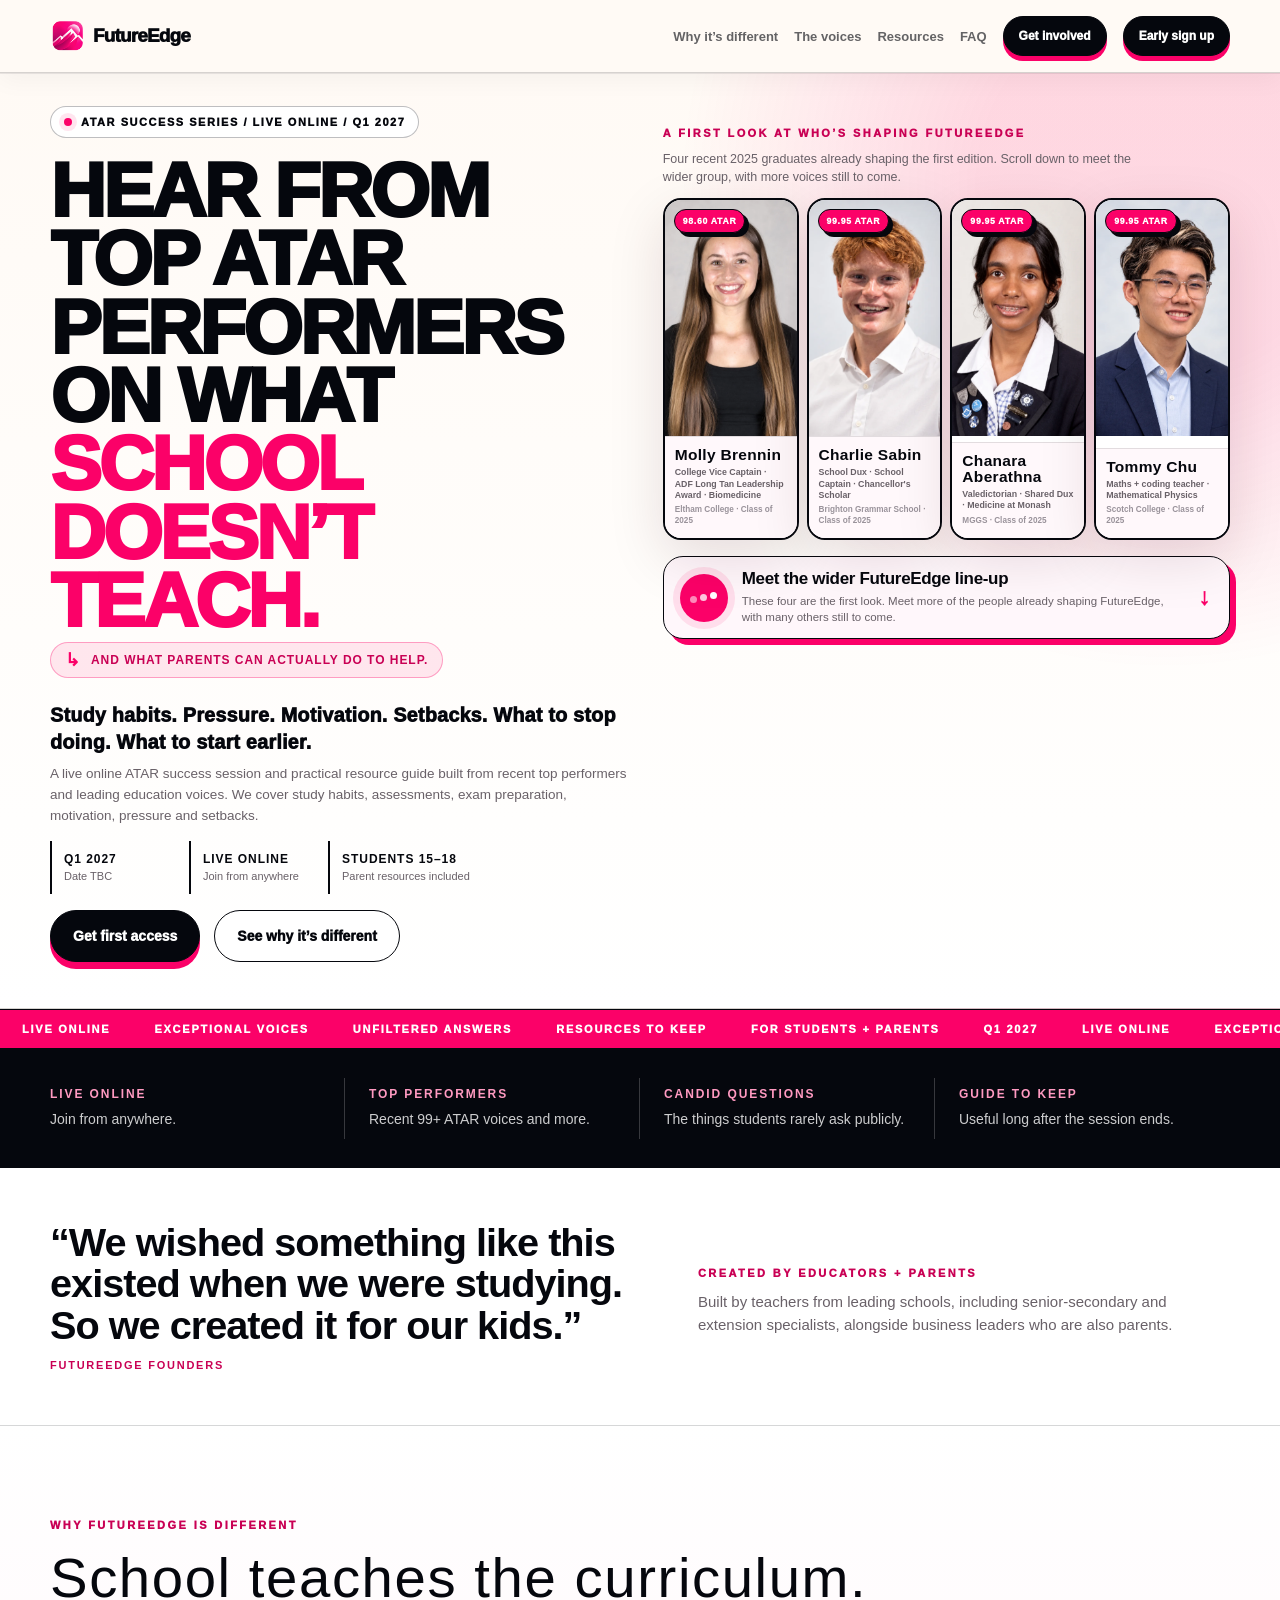
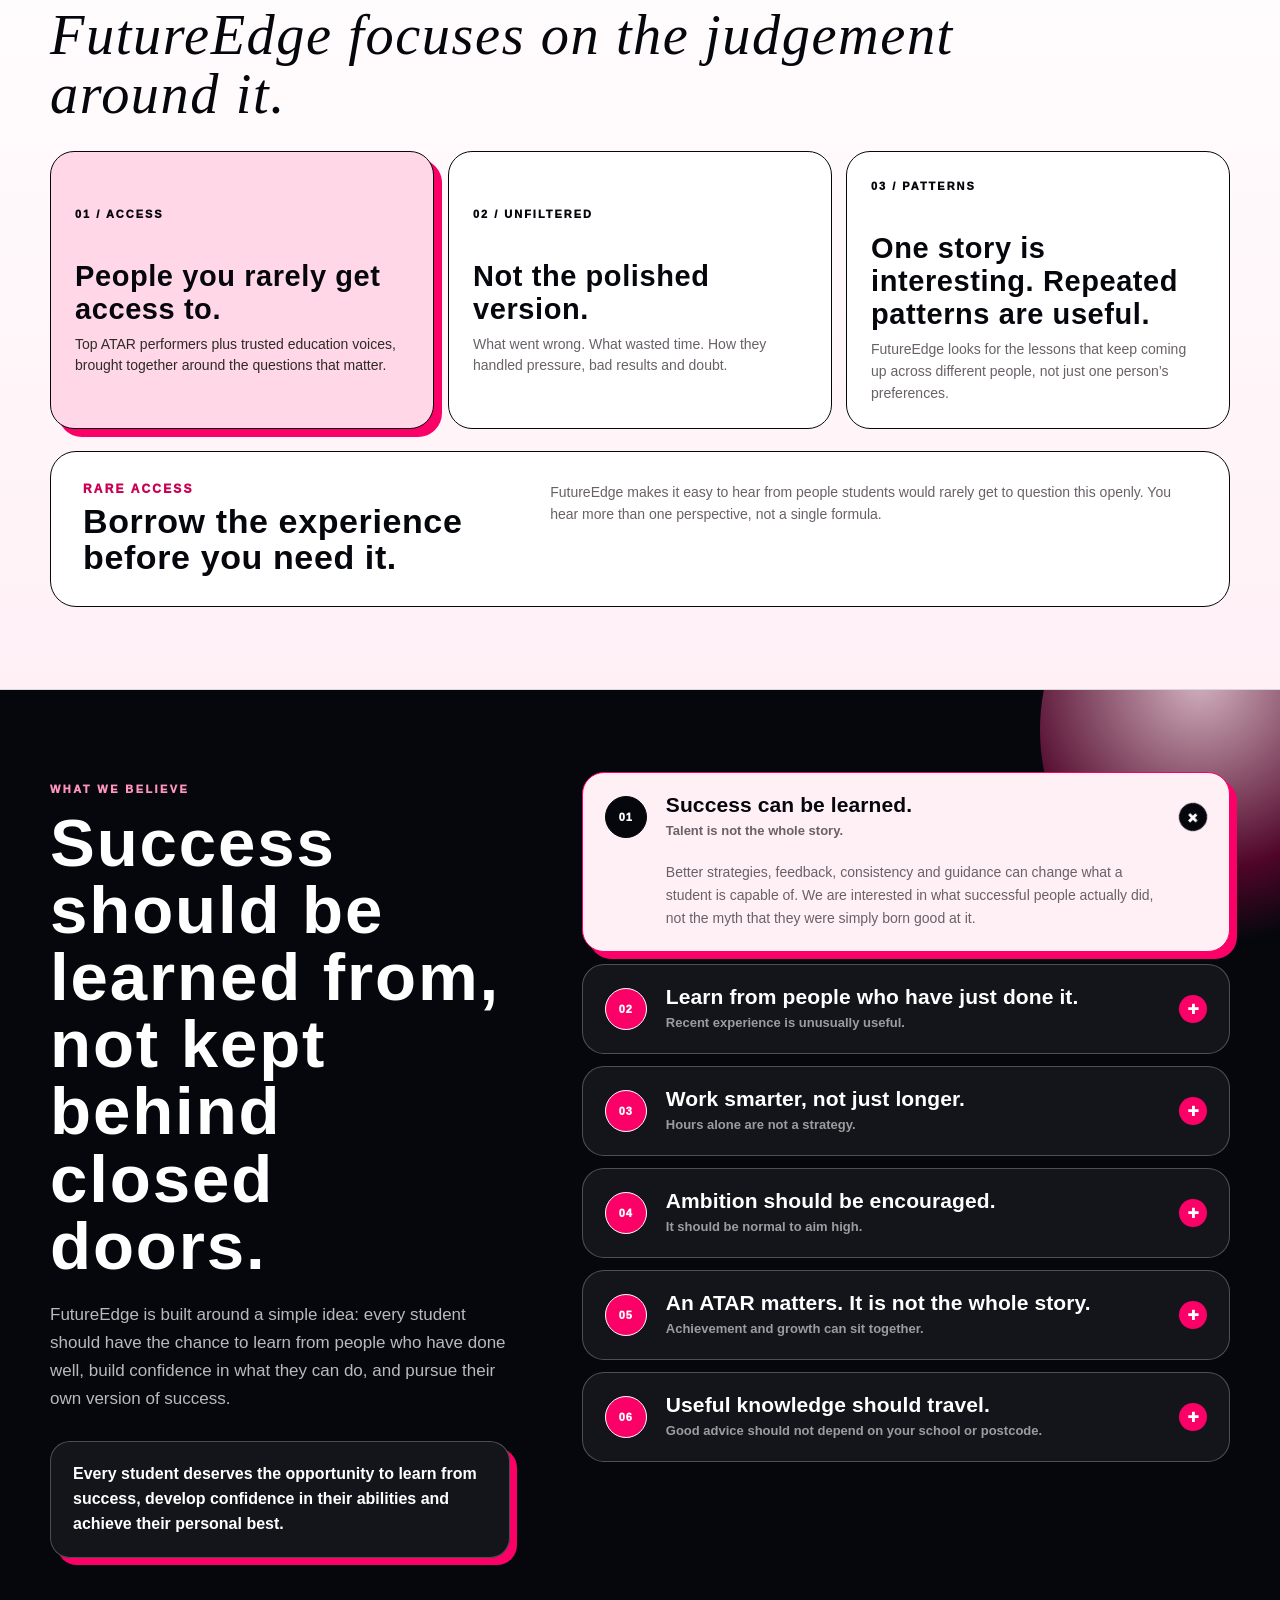
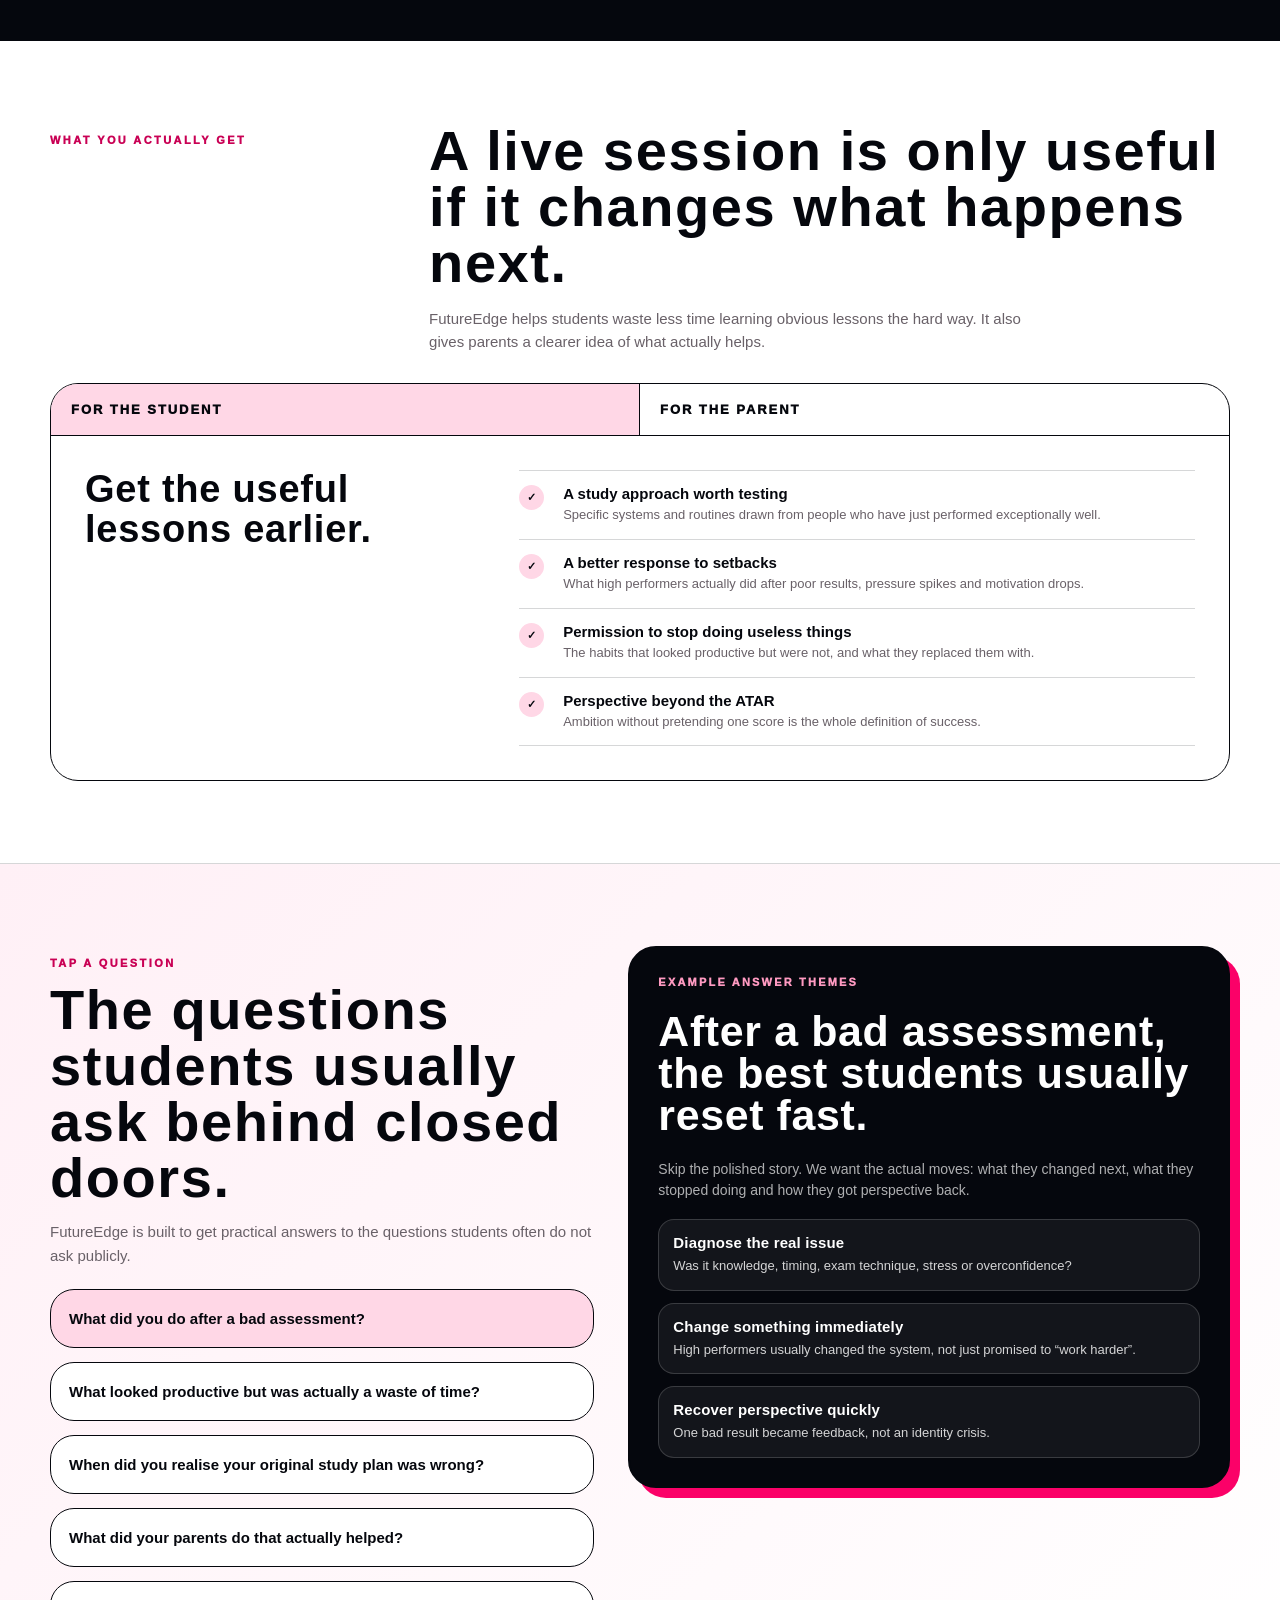
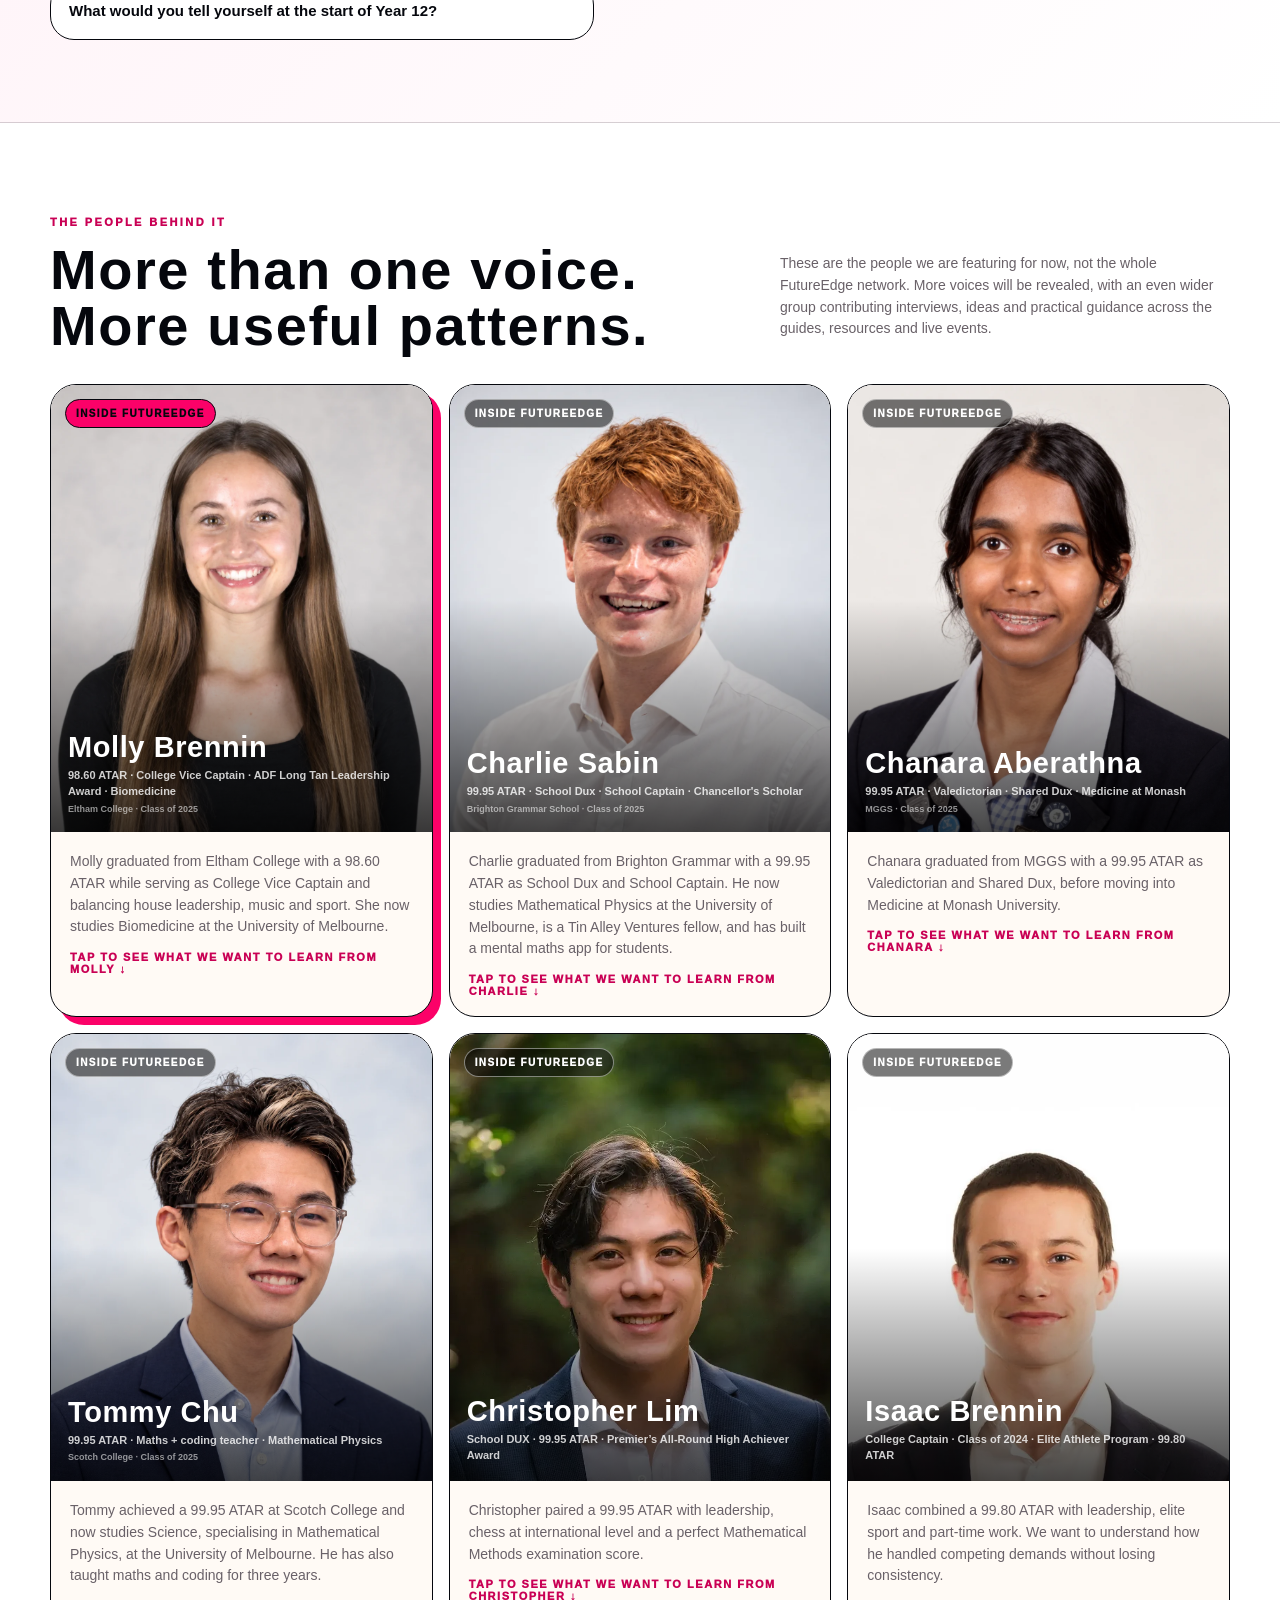
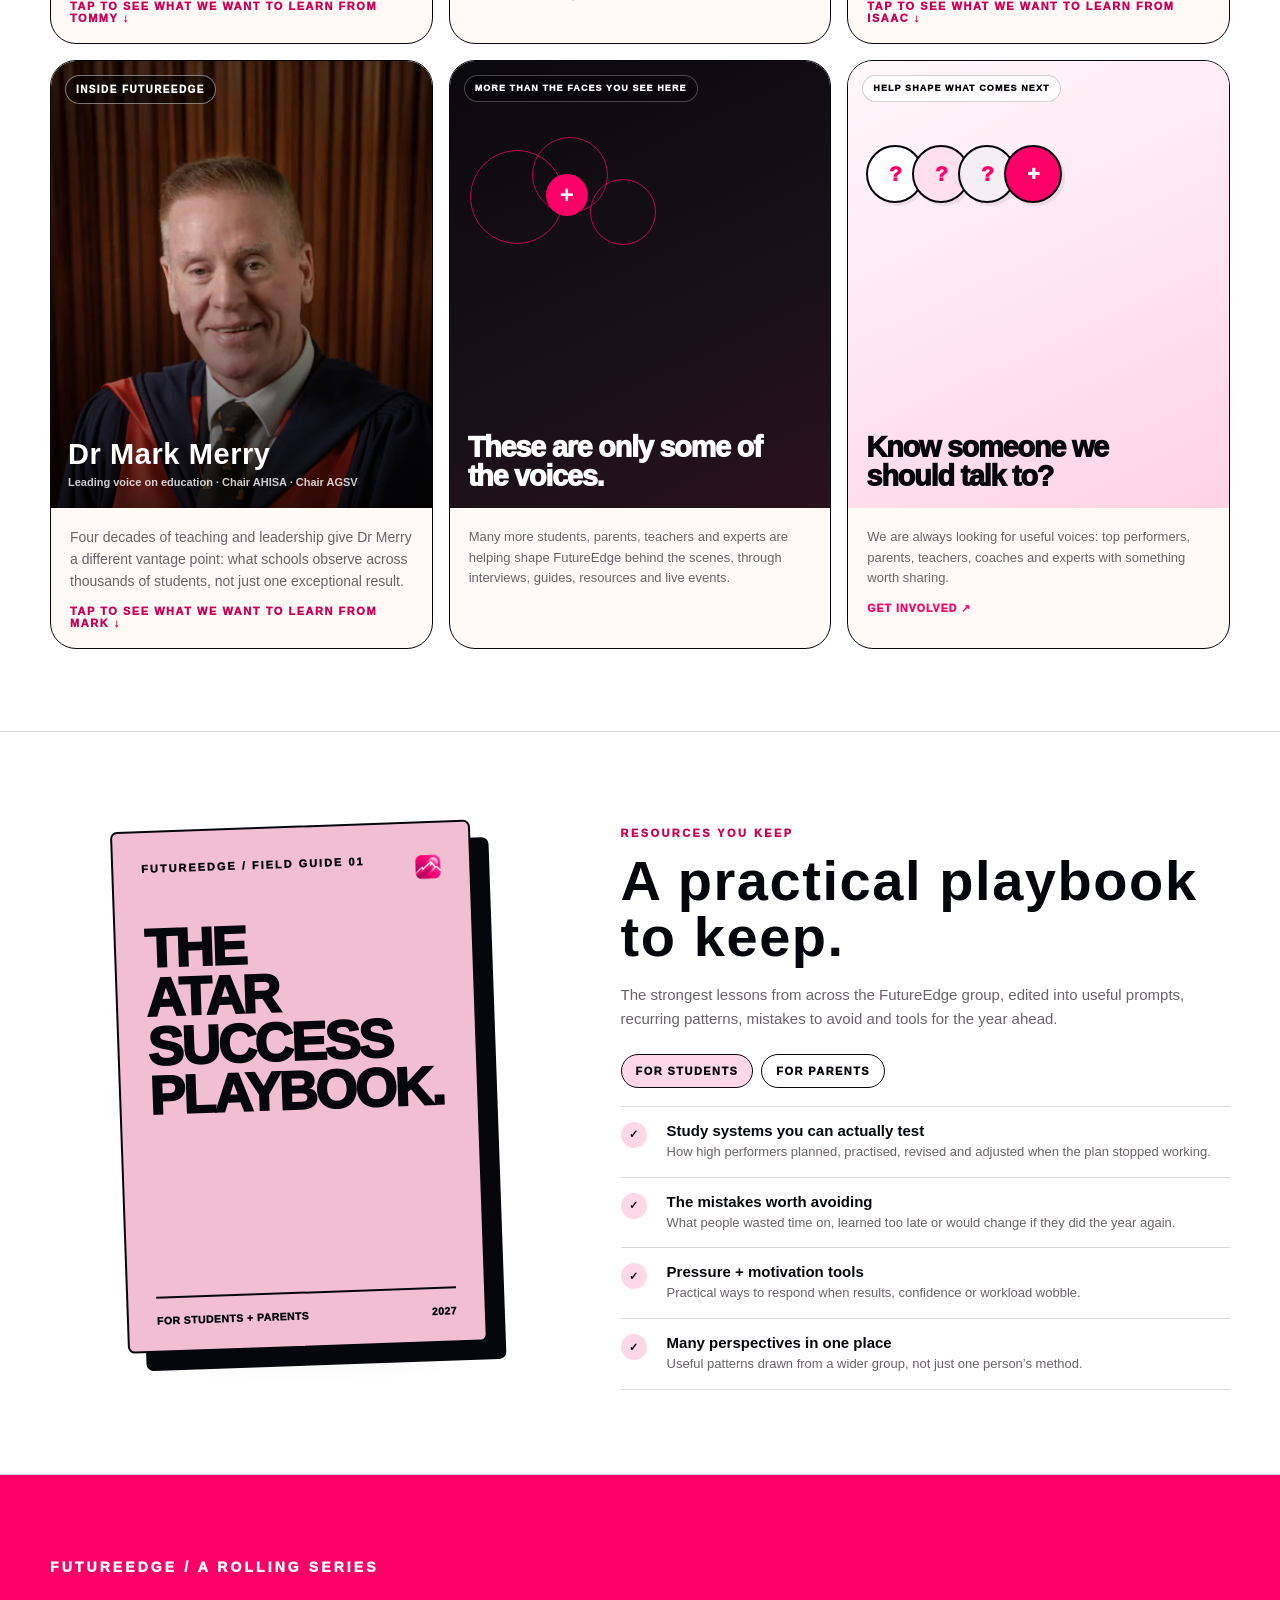
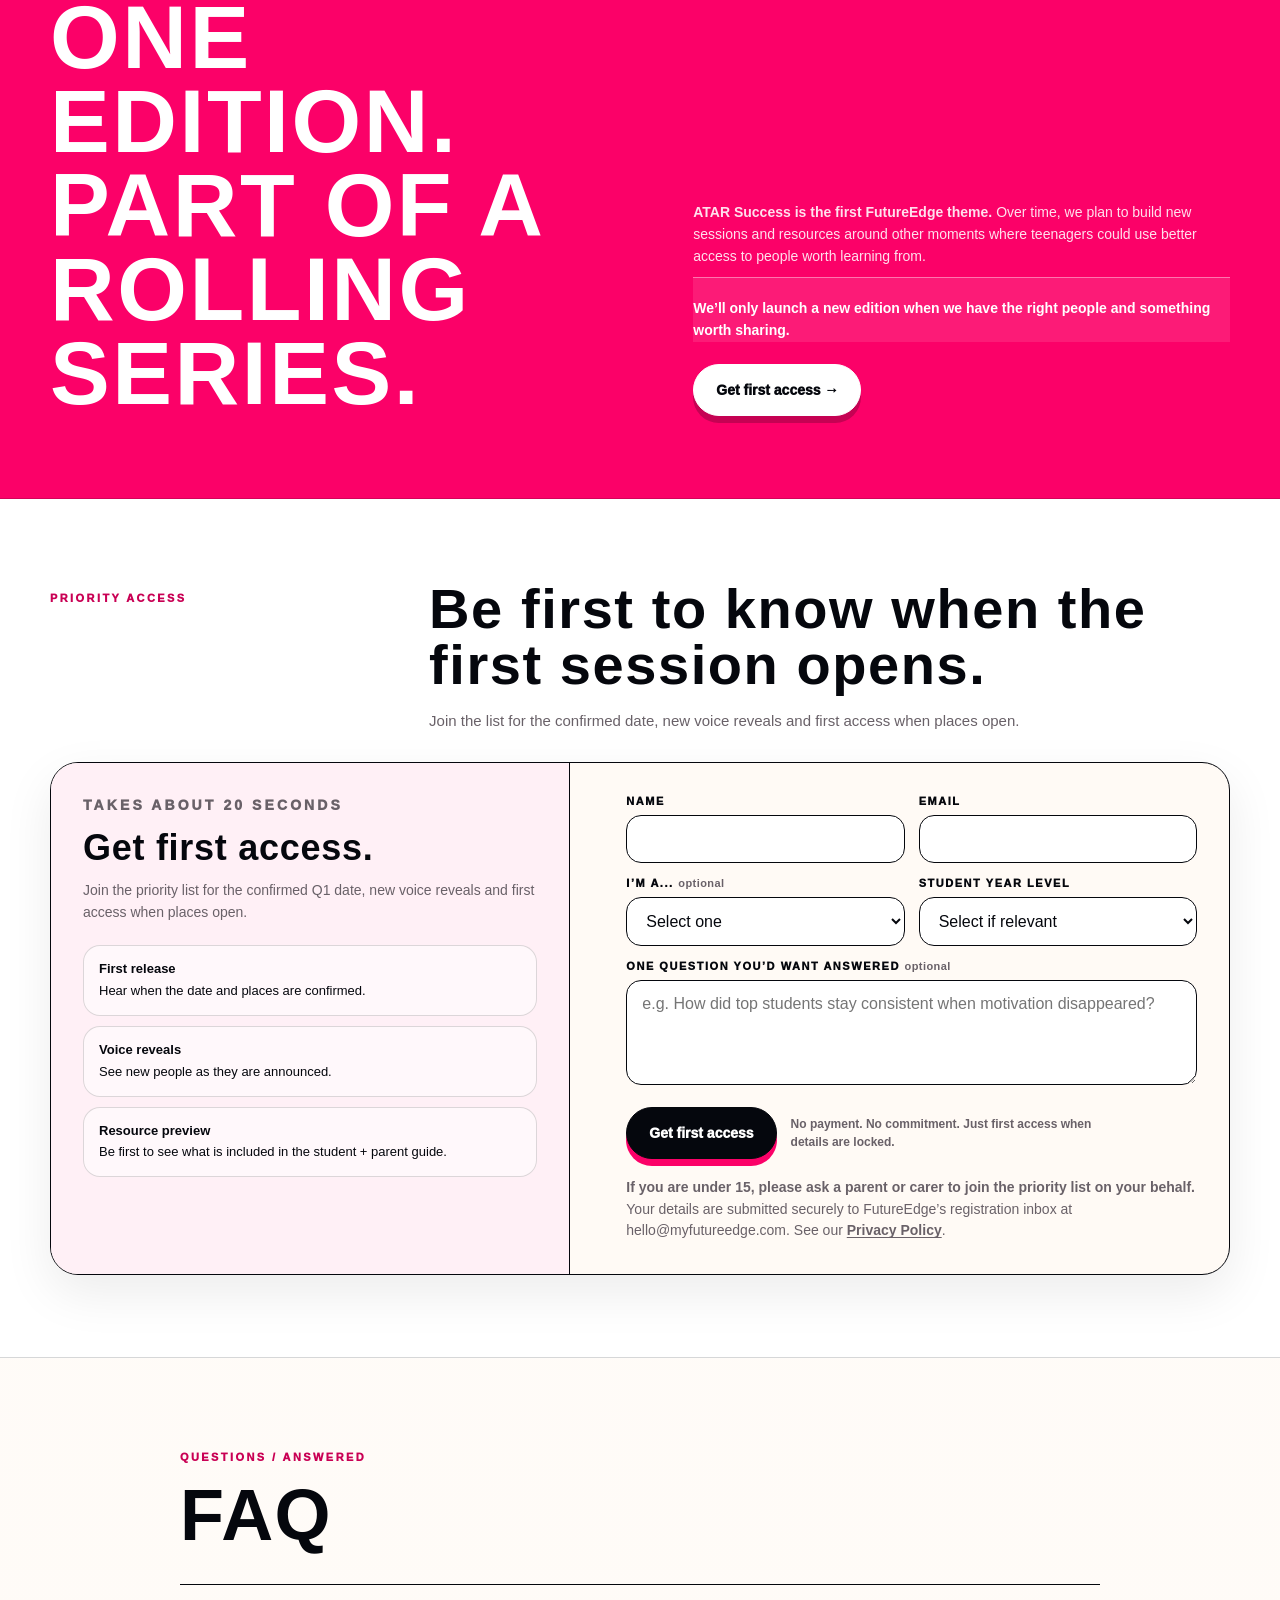
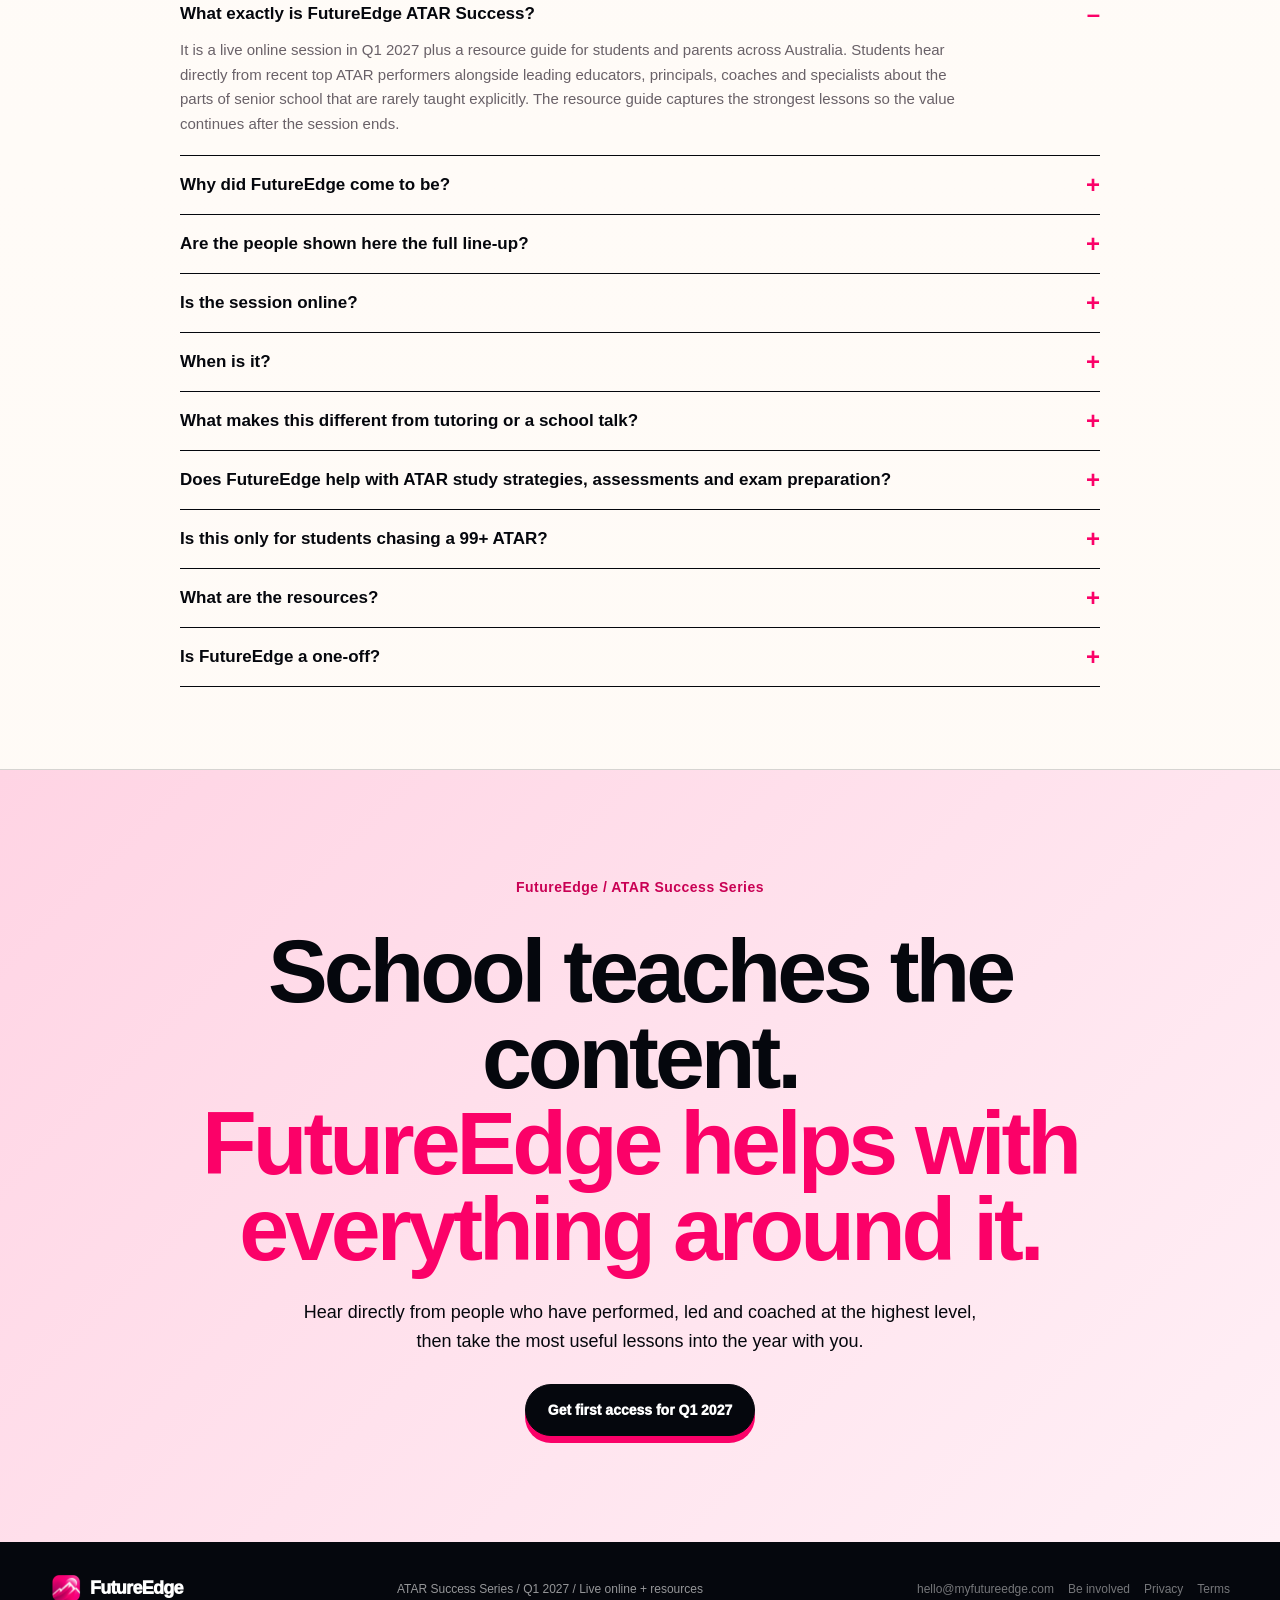
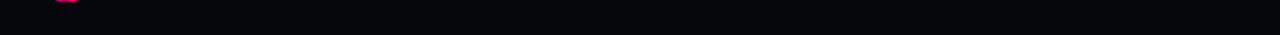
<file: index.html>
<!DOCTYPE html>

<html lang="en-AU">
<head>
<meta charset="utf-8"/>
<meta content="width=device-width, initial-scale=1.0" name="viewport"/>
<link href="assets/futureedge-mark.png" rel="icon" type="image/png"/>
<link href="assets/futureedge-mark.png" rel="apple-touch-icon"/>
<link href="site.webmanifest" rel="manifest"/>
<meta content="#fffaf5" name="theme-color"/>
<meta content="index,follow,max-image-preview:large,max-snippet:-1,max-video-preview:-1" name="robots"/>
<meta content="ATAR Study Help &amp; Year 12 Success Strategies | FutureEdge" property="og:title"/>
<meta content="Practical ATAR and Year 12 study advice for students and parents: study habits, assessments, exam preparation, motivation and pressure, from top performers and leading educators." property="og:description"/>
<meta content="website" property="og:type"/>
<meta content="en_AU" property="og:locale"/>
<meta content="https://myfutureedge.com/" property="og:url"/>
<meta content="FutureEdge" property="og:site_name"/>
<meta content="https://myfutureedge.com/assets/og-card.png" property="og:image"/>
<meta content="1200" property="og:image:width"/>
<meta content="630" property="og:image:height"/>
<meta content="FutureEdge ATAR Success Series" property="og:image:alt"/>
<meta content="summary_large_image" name="twitter:card"/>
<meta content="ATAR Study Help &amp; Year 12 Success Strategies | FutureEdge" name="twitter:title"/>
<meta content="Practical ATAR and Year 12 study advice from top performers and leading educators, built for students and parents." name="twitter:description"/>
<meta content="https://myfutureedge.com/assets/og-card.png" name="twitter:image"/>
<link href="https://myfutureedge.com/" rel="canonical"/>
<link href="https://myfutureedge.com/" hreflang="en-AU" rel="alternate"/>
<link href="https://myfutureedge.com/" hreflang="x-default" rel="alternate"/>
<title>ATAR Study Help &amp; Year 12 Success Strategies | FutureEdge</title>
<meta content="Practical ATAR and Year 12 study advice for students and parents: study habits, assessments, exam preparation, motivation and pressure, from top performers and educators. Live online Q1 2027." name="description"/>
<script type="application/ld+json">
{
  "@context": "https://schema.org",
  "@graph": [
    {
      "@type": "Organization",
      "@id": "https://myfutureedge.com/#organization",
      "name": "FutureEdge",
      "url": "https://myfutureedge.com/",
      "logo": {
        "@type": "ImageObject",
        "url": "https://myfutureedge.com/assets/futureedge-mark.png"
      },
      "email": "hello@myfutureedge.com",
      "description": "An Australian education initiative connecting students and parents with practical guidance from high-performing students, educators and education leaders."
    },
    {
      "@type": "WebSite",
      "@id": "https://myfutureedge.com/#website",
      "url": "https://myfutureedge.com/",
      "name": "FutureEdge",
      "publisher": {"@id": "https://myfutureedge.com/#organization"},
      "inLanguage": "en-AU"
    },
    {
      "@type": "WebPage",
      "@id": "https://myfutureedge.com/#webpage",
      "url": "https://myfutureedge.com/",
      "name": "ATAR Study Help & Year 12 Success Strategies | FutureEdge",
      "description": "Practical ATAR and Year 12 study advice for students and parents covering study habits, assessments, exam preparation, motivation, pressure and setbacks.",
      "isPartOf": {"@id": "https://myfutureedge.com/#website"},
      "about": {"@id": "https://myfutureedge.com/#atar-success"},
      "inLanguage": "en-AU"
    },
    {
      "@type": "Service",
      "@id": "https://myfutureedge.com/#atar-success",
      "name": "FutureEdge ATAR Success Series",
      "serviceType": "ATAR and Year 12 study guidance and educational resources",
      "provider": {"@id": "https://myfutureedge.com/#organization"},
      "areaServed": {"@type": "Country", "name": "Australia"},
      "audience": [
        {"@type": "EducationalAudience", "educationalRole": "student"},
        {"@type": "Audience", "audienceType": "Parents of secondary school students"}
      ],
      "description": "A live online session and practical resource guide for senior-school students and parents across Australia, drawing on the experience of recent top ATAR performers and leading education voices."
    }
  ]
}
</script>
<link href="assets/styles-20261020s.css" rel="stylesheet"/>
<style id="mobile-nav-critical">
.mobile-nav{display:none!important;border:0!important;padding:0!important;margin:0!important}.mobile-menu{display:none!important}.mobile-cta{display:none}.mobile-nav>summary::before,.mobile-nav>summary::after{display:none!important;content:none!important}
@media(max-width:720px){body{padding-top:64px!important}.nav{position:fixed!important;top:0!important;left:0!important;right:0!important;width:100%!important;z-index:500!important;background:#fffaf5!important;backdrop-filter:none!important;-webkit-backdrop-filter:none!important;overflow:visible!important}.nav-inner{height:64px!important}.nav-links{display:none!important}.mobile-nav{display:block!important;margin-left:auto!important;border:0!important;padding:0!important}.menu-toggle{display:flex!important}.mobile-nav[open]>.mobile-menu{display:block!important}}
</style>
</head>
<body>
<a class="skip-link" href="#top">Skip to content</a>
<nav aria-label="Primary navigation" class="nav">
<div class="wrap nav-inner">
<a aria-label="FutureEdge home" class="brand brand-v2" href="#top"><img alt="" class="brand-icon-v2" src="assets/futureedge-mark.png"/><span class="brand-wordmark-v2">FutureEdge</span></a>
<div aria-label="Desktop navigation" class="nav-links">
<a href="#why">Why it’s different</a><a href="#voices">The voices</a><a href="#guide">Resources</a><a href="#faq">FAQ</a><a class="btn btn-dark nav-cta" href="/speakertab">Get involved</a><a class="btn btn-dark nav-cta" href="#interest">Early sign up</a>
</div>
<details class="mobile-nav" id="mobileNav">
<summary aria-label="Open navigation menu" class="menu-toggle">
<span></span><span></span><span></span>
</summary>
<div class="mobile-menu" id="mobileMenu">
<div class="wrap mobile-menu-inner">
<a href="#why">Why it’s different <span>↘</span></a>
<a href="#voices">The voices <span>↘</span></a>
<a href="#guide">Resources <span>↘</span></a>
<a href="#faq">FAQ <span>↘</span></a>
<a class="mobile-menu-primary mobile-menu-cta" href="/speakertab">Get involved <span>↗</span></a>
<a class="mobile-menu-primary mobile-menu-cta" href="#interest">Early sign up <span>→</span></a>
<a class="mobile-menu-email" href="mailto:hello@myfutureedge.com">hello@myfutureedge.com</a>
</div>
</div>
</details>
</div>
</nav>
<main id="top">
<section class="hero">
<div class="wrap hero-grid">
<div>
<div class="pill">ATAR Success Series / Live online / Q1 2027</div>
<h1>HEAR FROM<br/>TOP ATAR<br/>PERFORMERS<br/>ON WHAT<br/><span class="accent">SCHOOL DOESN’T<br/>TEACH.</span></h1>
<div class="hero-parent-callout"><span>↳</span> And what parents can actually do to help.</div>
<p class="hero-copy"><strong>Study habits. Pressure. Motivation. Setbacks. What to stop doing. What to start earlier.</strong></p>
<p class="hero-sub">A live online ATAR success session and practical resource guide built from recent top performers and leading education voices. We cover study habits, assessments, exam preparation, motivation, pressure and setbacks.</p>
<div aria-label="FutureEdge ATAR Success details" class="hero-facts"><span><b>Q1 2027</b> Date TBC</span><span><b>Live online</b> Join from anywhere</span><span><b>Students 15–18</b> Parent resources included</span></div>
<div class="hero-actions"><a class="btn btn-dark" href="#interest">Get first access</a><a class="btn btn-light" href="#why">See why it’s different</a></div>
</div>
<div aria-label="Some of the voices shaping FutureEdge, with more to be revealed" class="hero-voices">
<div class="hero-voices-head">
<p class="eyebrow">A first look at who’s shaping FutureEdge</p>
<p class="hero-voices-note">Four recent 2025 graduates already shaping the first edition. Scroll down to meet the wider group, with more voices still to come.</p>
</div>
<div class="hero-voice-stage">
<div class="hero-voice-grid">
<article class="hero-voice-card">
<div class="hero-voice-chip">98.60 ATAR</div>
<img alt="Molly Brennin" src="assets/molly-brennin.webp"/>
<div class="hero-voice-meta"><h3>Molly Brennin</h3><p>College Vice Captain · ADF Long Tan Leadership Award · Biomedicine</p><div class="hero-school-note">Eltham College · Class of 2025</div></div>
</article>
<article class="hero-voice-card">
<div class="hero-voice-chip">99.95 ATAR</div>
<img alt="Charlie Sabin" src="assets/charlie-sabin.webp"/>
<div class="hero-voice-meta"><h3>Charlie Sabin</h3><p>School Dux · School Captain · Chancellor's Scholar</p><div class="hero-school-note">Brighton Grammar School · Class of 2025</div></div>
</article>
<article class="hero-voice-card">
<div class="hero-voice-chip">99.95 ATAR</div>
<img alt="Chanara Aberathna" src="assets/chanara-aberathna.webp"/>
<div class="hero-voice-meta"><h3>Chanara Aberathna</h3><p>Valedictorian · Shared Dux · Medicine at Monash</p><div class="hero-school-note">MGGS · Class of 2025</div></div>
</article>
<article class="hero-voice-card">
<div class="hero-voice-chip">99.95 ATAR</div>
<img alt="Tommy Chu" src="assets/tommy-chu.webp"/>
<div class="hero-voice-meta"><h3>Tommy Chu</h3><p>Maths + coding teacher · Mathematical Physics</p><div class="hero-school-note">Scotch College · Class of 2025</div></div>
</article>
</div>
<div aria-label="Speaker carousel controls" class="hero-carousel-controls">
<button aria-label="Previous speaker" class="hero-carousel-btn" id="heroPrev" type="button">←</button>
<div class="hero-carousel-status"><span id="heroSlideCurrent">1</span> / 4 <small>Swipe or use arrows</small></div>
<button aria-label="Next speaker" class="hero-carousel-btn" id="heroNext" type="button">→</button>
</div>
<div aria-label="Meet more FutureEdge voices" class="hero-more-voices">
<a class="hero-more-voices-btn" href="#voices">
<span aria-hidden="true" class="hero-more-pulse hero-more-icon"><i></i><i></i><i></i></span>
<span class="hero-more-copy"><strong>Meet the wider FutureEdge line-up</strong><small>These four are the first look. Meet more of the people already shaping FutureEdge, with many others still to come.</small></span>
<span aria-hidden="true" class="hero-more-arrow">↓</span>
</a>
</div>
</div>
</div>
</div>
</section>
<div aria-hidden="true" class="ticker"><div class="ticker-track"><span>Live online</span><span>Exceptional voices</span><span>Unfiltered answers</span><span>Resources to keep</span><span>For students + parents</span><span>Q1 2027</span><span>Live online</span><span>Exceptional voices</span><span>Unfiltered answers</span><span>Resources to keep</span><span>For students + parents</span><span>Q1 2027</span></div></div>
<section class="proof-strip"><div class="wrap proof-grid"><div class="proof-item" data-num="01"><b>Live online</b><span>Join from anywhere.</span></div><div class="proof-item" data-num="02"><b>Top performers</b><span>Recent 99+ ATAR voices and more.</span></div><div class="proof-item" data-num="03"><b>Candid questions</b><span>The things students rarely ask publicly.</span></div><div class="proof-item" data-num="04"><b>Guide to keep</b><span>Useful long after the session ends.</span></div></div></section>
<section class="credibility-band">
<div class="wrap credibility-grid">
<blockquote>“We wished something like this existed when we were studying. So we created it for our kids.”<span>FutureEdge founders</span></blockquote>
<div class="credibility-copy"><p class="eyebrow">Created by educators + parents</p><p>Built by teachers from leading schools, including senior-secondary and extension specialists, alongside business leaders who are also parents.</p></div>
</div>
</section>
<section class="difference" id="why">
<div class="wrap">
<p class="eyebrow">Why FutureEdge is different</p>
<p class="big-line">School teaches the curriculum. <em>FutureEdge focuses on the judgement around it.</em></p>
<div aria-label="FutureEdge value" class="value-tabs" role="tablist">
<button class="value-tab active" data-key="access" type="button"><span class="num">01 / Access</span><h3>People you rarely get access to.</h3><p>Top ATAR performers plus trusted education voices, brought together around the questions that matter.</p></button>
<button class="value-tab" data-key="unfiltered" type="button"><span class="num">02 / Unfiltered</span><h3>Not the polished version.</h3><p>What went wrong. What wasted time. How they handled pressure, bad results and doubt.</p></button>
<button class="value-tab" data-key="curated" type="button"><span class="num">03 / Patterns</span><h3>One story is interesting. Repeated patterns are useful.</h3><p>FutureEdge looks for the lessons that keep coming up across different people, not just one person’s preferences.</p></button>
</div>
<div aria-live="polite" class="value-detail"><div><div class="value-detail-kicker" id="valueKicker">Rare access</div><h4 id="valueTitle">Borrow the experience before you need it.</h4></div><p id="valueCopy">FutureEdge makes it easy to hear from people students would rarely get to question this openly. You hear more than one perspective, not a single formula.</p></div>
</div>
</section>
<section class="beliefs" id="beliefs">
<div class="wrap beliefs-layout">
<div class="beliefs-intro">
<p class="eyebrow">What we believe</p>
<h2 class="section-title">Success should be learned from, not kept behind closed doors.</h2>
<p class="beliefs-lead">FutureEdge is built around a simple idea: every student should have the chance to learn from people who have done well, build confidence in what they can do, and pursue their own version of success.</p>
<div class="beliefs-manifesto">Every student deserves the opportunity to learn from success, develop confidence in their abilities and achieve their personal best.</div>
</div>
<div class="beliefs-list" aria-label="FutureEdge beliefs">
<details class="belief-item" open>
<summary><span class="belief-num">01</span><span class="belief-summary"><strong>Success can be learned.</strong><small>Talent is not the whole story.</small></span></summary>
<div class="belief-detail"><p>Better strategies, feedback, consistency and guidance can change what a student is capable of. We are interested in what successful people actually did, not the myth that they were simply born good at it.</p></div>
</details>
<details class="belief-item">
<summary><span class="belief-num">02</span><span class="belief-summary"><strong>Learn from people who have just done it.</strong><small>Recent experience is unusually useful.</small></span></summary>
<div class="belief-detail"><p>Students benefit from hearing directly from people close enough to remember the pressure, trade-offs, mistakes and decisions. Parents, educators and experts add the perspective around those experiences.</p></div>
</details>
<details class="belief-item">
<summary><span class="belief-num">03</span><span class="belief-summary"><strong>Work smarter, not just longer.</strong><small>Hours alone are not a strategy.</small></span></summary>
<div class="belief-detail"><p>We focus on routines, preparation, consistency, feedback and knowing when to change approach. The point is not to glorify overwork. It is to help students use their time and effort better.</p></div>
</details>
<details class="belief-item">
<summary><span class="belief-num">04</span><span class="belief-summary"><strong>Ambition should be encouraged.</strong><small>It should be normal to aim high.</small></span></summary>
<div class="belief-detail"><p>Students should be able to set challenging goals without feeling awkward about wanting to do well. We want ambition to feel practical: clear goals, better habits and a willingness to learn.</p></div>
</details>
<details class="belief-item">
<summary><span class="belief-num">05</span><span class="belief-summary"><strong>An ATAR matters. It is not the whole story.</strong><small>Achievement and growth can sit together.</small></span></summary>
<div class="belief-detail"><p>Academic achievement matters, especially when it opens doors a student cares about. But confidence, resilience, judgement, wellbeing and personal growth matter too.</p></div>
</details>
<details class="belief-item">
<summary><span class="belief-num">06</span><span class="belief-summary"><strong>Useful knowledge should travel.</strong><small>Good advice should not depend on your school or postcode.</small></span></summary>
<div class="belief-detail"><p>Access to practical guidance is uneven. FutureEdge is designed to share useful insight from students, parents, teachers and experts more widely, online and through resources students can keep.</p></div>
</details>
</div>
</div>
</section>
<section class="outcomes">
<div class="wrap">
<div class="section-head"><div><p class="eyebrow">What you actually get</p></div><div><h2 class="section-title">A live session is only useful if it changes what happens next.</h2><p class="section-copy">FutureEdge helps students waste less time learning obvious lessons the hard way. It also gives parents a clearer idea of what actually helps.</p></div></div>
<div class="outcome-shell">
<div class="outcome-tabs"><button class="outcome-tab active" data-outcome="student" type="button">For the student</button><button class="outcome-tab" data-outcome="parent" type="button">For the parent</button></div>
<div class="outcome-content"><h3 id="outcomeTitle">Get the useful lessons earlier.</h3><div class="outcome-list" id="outcomeList"></div></div>
</div>
</div>
</section>
<section class="questions">
<div class="wrap question-wrap">
<div>
<p class="eyebrow">Tap a question</p>
<h2 class="section-title" style="margin:13px 0 14px">The questions students usually ask behind closed doors.</h2>
<p class="section-copy" style="margin:0 0 22px">FutureEdge is built to get practical answers to the questions students often do not ask publicly.</p>
<div class="question-buttons">
<button class="question-btn active" data-key="assessment" type="button">What did you do after a bad assessment?</button>
<button class="question-btn" data-key="waste" type="button">What looked productive but was actually a waste of time?</button>
<button class="question-btn" data-key="plan" type="button">When did you realise your original study plan was wrong?</button>
<button class="question-btn" data-key="parents" type="button">What did your parents do that actually helped?</button>
<button class="question-btn" data-key="start" type="button">What would you tell yourself at the start of Year 12?</button>
</div>
</div>
<div class="question-display">
<div class="label">Example answer themes</div>
<blockquote id="questionText">After a bad assessment, the best students usually reset fast.</blockquote>
<p id="questionNote">Skip the polished story. We want the actual moves: what they changed next, what they stopped doing and how they got perspective back.</p>
<div class="question-examples" id="questionExamples"></div>
</div>
</div>
</section>
<section class="voices" id="voices">
<div class="wrap">
<div class="voice-intro"><div><p class="eyebrow">The people behind it</p><h2 class="section-title" style="margin-top:14px">More than one voice. More useful patterns.</h2></div><p class="small-note">These are the people we are featuring for now, not the whole FutureEdge network. More voices will be revealed, with an even wider group contributing interviews, ideas and practical guidance across the guides, resources and live events.</p></div>
<div class="voice-grid">
<article class="voice-card" data-voice="molly" tabindex="0"><div class="voice-image"><img alt="Molly Brennin" src="assets/molly-brennin.webp"/><div class="voice-label">Inside FutureEdge</div><div class="voice-name"><h3>Molly Brennin</h3><p>98.60 ATAR · College Vice Captain · ADF Long Tan Leadership Award · Biomedicine</p><small class="voice-school-note">Eltham College · Class of 2025</small></div></div><div class="voice-copy"><p>Molly graduated from Eltham College with a 98.60 ATAR while serving as College Vice Captain and balancing house leadership, music and sport. She now studies Biomedicine at the University of Melbourne.</p><div class="voice-toggle">Tap to see what we want to learn from Molly ↓</div><div class="voice-more"><strong>What FutureEdge wants to unpack:</strong> how she combined leadership and strong results, how she protected time for life outside study, and what helped her stay consistent through Year 12.</div></div></article>
<article class="voice-card" data-voice="charlie" tabindex="0"><div class="voice-image"><img alt="Charlie Sabin" src="assets/charlie-sabin.webp"/><div class="voice-label">Inside FutureEdge</div><div class="voice-name"><h3>Charlie Sabin</h3><p>99.95 ATAR · School Dux · School Captain · Chancellor's Scholar</p><small class="voice-school-note">Brighton Grammar School · Class of 2025</small></div></div><div class="voice-copy"><p>Charlie graduated from Brighton Grammar with a 99.95 ATAR as School Dux and School Captain. He now studies Mathematical Physics at the University of Melbourne, is a Tin Alley Ventures fellow, and has built a mental maths app for students.</p><div class="voice-toggle">Tap to see what we want to learn from Charlie ↓</div><div class="voice-more"><strong>What FutureEdge wants to unpack:</strong> how small wins compounded into elite results, how he balanced demanding subjects with leadership and outside projects, and how building tools for other students changed the way he thinks about learning.</div></div></article>
<article class="voice-card" data-voice="chanara" tabindex="0"><div class="voice-image"><img alt="Chanara Aberathna" src="assets/chanara-aberathna.webp"/><div class="voice-label">Inside FutureEdge</div><div class="voice-name"><h3>Chanara Aberathna</h3><p>99.95 ATAR · Valedictorian · Shared Dux · Medicine at Monash</p><small class="voice-school-note">MGGS · Class of 2025</small></div></div><div class="voice-copy"><p>Chanara graduated from MGGS with a 99.95 ATAR as Valedictorian and Shared Dux, before moving into Medicine at Monash University.</p><div class="voice-toggle">Tap to see what we want to learn from Chanara ↓</div><div class="voice-more"><strong>What FutureEdge wants to unpack:</strong> how a clear long-term goal shaped her study choices, how she balanced academic ambition with leadership and community service, and how she built confidence across her school years.</div></div></article>
<article class="voice-card" data-voice="tommy" tabindex="0"><div class="voice-image"><img alt="Tommy Chu" src="assets/tommy-chu.webp"/><div class="voice-label">Inside FutureEdge</div><div class="voice-name"><h3>Tommy Chu</h3><p>99.95 ATAR · Maths + coding teacher · Mathematical Physics</p><small class="voice-school-note">Scotch College · Class of 2025</small></div></div><div class="voice-copy"><p>Tommy achieved a 99.95 ATAR at Scotch College and now studies Science, specialising in Mathematical Physics, at the University of Melbourne. He has also taught maths and coding for three years.</p><div class="voice-toggle">Tap to see what we want to learn from Tommy ↓</div><div class="voice-more"><strong>What FutureEdge wants to unpack:</strong> the systems that mattered more than natural talent, how he made strategic study choices, and what teaching other students revealed about how people learn best.</div></div></article>
<article class="voice-card" data-voice="chris" tabindex="0"><div class="voice-image"><img alt="Christopher Lim" src="assets/christopher-lim.webp"/><div class="voice-label">Inside FutureEdge</div><div class="voice-name"><h3>Christopher Lim</h3><p>School DUX · 99.95 ATAR · Premier’s All-Round High Achiever Award</p></div></div><div class="voice-copy"><p>Christopher paired a 99.95 ATAR with leadership, chess at international level and a perfect Mathematical Methods examination score.</p><div class="voice-toggle">Tap to see what we want to learn from Christopher ↓</div><div class="voice-more"><strong>What FutureEdge wants to unpack:</strong> what mastery actually looked like day-to-day, how he knew where to spend effort, and how someone operating at the very top avoided simply doing more of everything.</div></div></article>
<article class="voice-card" data-voice="isaac" tabindex="0"><div class="voice-image"><img alt="Isaac Brennin" src="assets/isaac-brennin.webp"/><div class="voice-label">Inside FutureEdge</div><div class="voice-name"><h3>Isaac Brennin</h3><p>College Captain · Class of 2024 · Elite Athlete Program · 99.80 ATAR</p></div></div><div class="voice-copy"><p>Isaac combined a 99.80 ATAR with leadership, elite sport and part-time work. We want to understand how he handled competing demands without losing consistency.</p><div class="voice-toggle">Tap to see what we want to learn from Isaac ↓</div><div class="voice-more"><strong>What FutureEdge wants to unpack:</strong> how he structured time, protected consistency across a crowded week, and kept taking small steps even when nobody was watching.</div></div></article>
<article class="voice-card" data-voice="mark" tabindex="0"><div class="voice-image"><img alt="Dr Mark Merry" src="assets/dr-mark-merry.webp"/><div class="voice-label">Inside FutureEdge</div><div class="voice-name"><h3>Dr Mark Merry</h3><p>Leading voice on education · Chair AHISA · Chair AGSV</p></div></div><div class="voice-copy"><p>Four decades of teaching and leadership give Dr Merry a different vantage point: what schools observe across thousands of students, not just one exceptional result.</p><div class="voice-toggle">Tap to see what we want to learn from Mark ↓</div><div class="voice-more"><strong>What FutureEdge wants to unpack:</strong> what separates healthy ambition from destructive pressure, what families misunderstand about senior school, and what students need around them to thrive as well as perform.</div></div></article>
<article aria-label="More FutureEdge voices behind the scenes" class="voice-teaser-card voice-teaser-network">
<div class="voice-teaser-visual">
<div class="voice-teaser-label">More than the faces you see here</div>
<div aria-hidden="true" class="voice-network-rings"><span></span><span></span><span></span><b>+</b></div>
<div class="voice-teaser-headline">These are only some of the voices.</div>
</div>
<div class="voice-teaser-copy"><p>Many more students, parents, teachers and experts are helping shape FutureEdge behind the scenes, through interviews, guides, resources and live events.</p></div>
</article><article aria-label="Get involved with FutureEdge" class="voice-teaser-card voice-teaser-next">
<div class="voice-teaser-visual">
<div class="voice-teaser-label">Help shape what comes next</div>
<div aria-hidden="true" class="voice-teaser-stack"><span>?</span><span>?</span><span>?</span><span class="plus">+</span></div>
<div class="voice-teaser-headline">Know someone we should talk to?</div>
</div>
<div class="voice-teaser-copy"><p>We are always looking for useful voices: top performers, parents, teachers, coaches and experts with something worth sharing.</p><a href="/speakertab">Get involved ↗</a></div>
</article>
</div>
</div>
</section>
<section class="guide" id="guide">
<div class="wrap guide-grid guide-grid-final">
<div aria-label="FutureEdge ATAR Success Playbook cover" class="book-stage book-stage-final">
<div class="book book-final">
<div class="book-header-final">
<div class="book-kicker-final">FUTUREEDGE / FIELD GUIDE 01</div>
<img alt="FutureEdge mountain logo" class="book-logo-final" src="assets/futureedge-mark.png"/>
</div>
<div class="book-title-final">THE<br/>ATAR<br/>SUCCESS<br/>PLAYBOOK.</div>
<div class="book-bottom-final">
<div class="book-rule-final"></div>
<div class="book-meta-final"><span>FOR STUDENTS + PARENTS</span><span>2027</span></div>
</div>
</div>
</div>
<div class="guide-copy-final">
<p class="eyebrow">Resources you keep</p>
<h2 class="section-title">A practical playbook to keep.</h2>
<p class="section-copy">The strongest lessons from across the FutureEdge group, edited into useful prompts, recurring patterns, mistakes to avoid and tools for the year ahead.</p>
<div class="audience-tabs"><button class="audience-tab active" data-audience="student" type="button">For students</button><button class="audience-tab" data-audience="parent" type="button">For parents</button></div>
<div class="audience-panel" id="audiencePanel"></div>
</div>
</div>
</section>
<section class="series">
<div class="wrap series-row"><div><p class="eyebrow">FutureEdge / a rolling series</p><h2>ONE EDITION.<br/>PART OF A<br/>ROLLING SERIES.</h2></div><div><p><strong>ATAR Success is the first FutureEdge theme.</strong> Over time, we plan to build new sessions and resources around other moments where teenagers could use better access to people worth learning from.</p><div class="series-note">We’ll only launch a new edition when we have the right people and something worth sharing.</div><a class="btn series-cta" href="#interest">Get first access →</a></div></div>
</section>
<section class="form-section" id="interest">
<div class="wrap">
<div class="section-head"><div><p class="eyebrow">Priority access</p></div><div><h2 class="section-title">Be first to know when the first session opens.</h2><p class="section-copy">Join the list for the confirmed date, new voice reveals and first access when places open.</p></div></div>
<div class="form-panel">
<div class="form-side"><p class="eyebrow">Takes about 20 seconds</p><h3>Get first access.</h3><p>Join the priority list for the confirmed Q1 date, new voice reveals and first access when places open.</p><div class="form-points"><div class="form-point"><b>First release</b>Hear when the date and places are confirmed.</div><div class="form-point"><b>Voice reveals</b>See new people as they are announced.</div><div class="form-point"><b>Resource preview</b>Be first to see what is included in the student + parent guide.</div></div></div>
<div class="form-wrap">
<form action="https://formsubmit.co/656a284aa5f19e23cc0a4a4d0e3a16ee" class="lead-form" id="leadForm" method="POST">
<input autocomplete="off" name="_honey" style="display:none" tabindex="-1" type="text"/>
<input name="_subject" type="hidden" value="FutureEdge ATAR Success Series: Priority List"/>
<input name="_template" type="hidden" value="table"/>
<input name="_captcha" type="hidden" value="false"/>
<div class="field"><label for="name">Name</label><input autocomplete="name" id="name" name="name" required="" type="text"/></div>
<div class="field"><label for="email">Email</label><input autocomplete="email" id="email" name="email" required="" type="email"/></div>
<div class="field"><label for="role">I’m a... <span class="optional">optional</span></label><select id="role" name="interest_type"><option value="">Select one</option><option>Parent</option><option>Student</option><option>Teacher / school leader</option><option>Interested in being involved</option><option>Other</option></select></div>
<div class="field"><label for="year">Student year level</label><select id="year" name="student_year"><option value="">Select if relevant</option><option>Year 9</option><option>Year 10</option><option>Year 11</option><option>Year 12</option><option>Not applicable</option></select></div>
<div class="field full"><label for="note">One question you’d want answered <span class="optional">optional</span></label><textarea id="note" name="notes" placeholder="e.g. How did top students stay consistent when motivation disappeared?"></textarea></div>
<div class="field full"><div class="form-actions"><button class="btn btn-dark" id="submitBtn" type="submit">Get first access</button><span class="micro">No payment. No commitment. Just first access when details are locked.</span></div><div aria-live="polite" class="form-status" id="formStatus"></div><p class="privacy"><strong>If you are under 15, please ask a parent or carer to join the priority list on your behalf.</strong><br/>Your details are submitted securely to FutureEdge’s registration inbox at hello@myfutureedge.com. See our <a href="/privacy">Privacy Policy</a>.</p></div>
</form>
</div>
</div>
</div>
</section>
<section id="faq"><div class="wrap faq"><p class="eyebrow">Questions / answered</p><h2>FAQ</h2>
<details open=""><summary>What exactly is FutureEdge ATAR Success?</summary><p>It is a live online session in Q1 2027 plus a resource guide for students and parents across Australia. Students hear directly from recent top ATAR performers alongside leading educators, principals, coaches and specialists about the parts of senior school that are rarely taught explicitly. The resource guide captures the strongest lessons so the value continues after the session ends.</p></details>
<details><summary>Why did FutureEdge come to be?</summary><p>FutureEdge started with a simple frustration: adults actively seek out experts, mentors and outside advice when the stakes are high, yet teenagers are often expected to work their way through senior school with far less access. It is being built by teachers from leading schools, including senior-secondary and extension-learning specialists, alongside business leaders. Everyone behind FutureEdge is also a parent who wished something like this existed for their own children.</p></details>
<details><summary>Are the people shown here the full line-up?</summary><p>No. These are seven confirmed voices already helping shape the first FutureEdge edition. The wider group will include more recent high performers, parents, school leaders, senior-secondary and extension specialists, coaches and other useful voices. Some people will contribute to the resources, some will join the live online session, and some will do both. More names will be announced as they are confirmed.</p></details>
<details><summary>Is the session online?</summary><p>Yes. The first ATAR Success session will be live online in Q1 2027. That is deliberate: students should not need to attend a particular school, live in a particular suburb or have the right network to get access to the people FutureEdge brings together.</p></details>
<details><summary>When is it?</summary><p>The exact date is still being finalised, but the first session is planned for Q1 2027. People on the priority list will be the first to receive the confirmed date and access details.</p></details>
<details><summary>What makes this different from tutoring or a school talk?</summary><p>FutureEdge is not subject tutoring and it is not a motivational assembly. The value is direct access to carefully chosen people, with practical and sometimes uncomfortable questions. FutureEdge then turns the strongest patterns into resources students and parents can actually use.</p></details>
<details><summary>Does FutureEdge help with ATAR study strategies, assessments and exam preparation?</summary><p>Yes, but it is not subject tutoring. FutureEdge focuses on the practical judgement around senior-school study: how strong students structure revision, prepare for assessments and final exams, respond to poor results, manage pressure, protect motivation and decide what is actually worth their time. The aim is to give students useful approaches to test rather than prescribe one “perfect” study method.</p></details>
<details><summary>Is this only for students chasing a 99+ ATAR?</summary><p>No. Exceptional performers are useful to study because their decisions, habits and mistakes expose useful patterns. The point is not that every student should copy their result. FutureEdge is about helping students make smarter choices toward their own version of success.</p></details>
<details><summary>What are the resources?</summary><p>They are the practical companion to the live online session: lessons from a broader group of voices, plus student and parent guidance, prompts and tools designed to remain useful across the senior years. The final format will be revealed as the first edition is completed.</p></details>
<details><summary>Is FutureEdge a one-off?</summary><p>No. ATAR Success is part of a rolling FutureEdge series. Future sessions and resources will be announced as they are ready. The core idea stays the same: put young people in front of people worth learning from, ask honest questions and turn the best answers into something useful.</p></details>
</div></section>
<section class="closing"><div class="wrap"><p class="eyebrow">FutureEdge / ATAR Success Series</p><h2>School teaches the content.<br/><span>FutureEdge helps with everything around it.</span></h2><p>Hear directly from people who have performed, led and coached at the highest level, then take the most useful lessons into the year with you.</p><a class="btn btn-dark" href="#interest">Get first access for Q1 2027</a></div></section>
</main>
<a class="mobile-cta" href="#interest"><span>FutureEdge · Q1 2027</span><b>Join priority list →</b></a>
<footer><div class="wrap footer-inner"><div class="footer-brand footer-brand-visible footer-brand-v2"><img alt="" class="footer-icon-v2" src="assets/futureedge-mark.png"/><span>FutureEdge</span></div><div>ATAR Success Series / Q1 2027 / Live online + resources</div><div class="footer-links"><a href="mailto:hello@myfutureedge.com">hello@myfutureedge.com</a><a href="/speakertab">Be involved</a><a href="/privacy">Privacy</a><a href="/terms">Terms</a></div></div></footer>
<script defer="" src="assets/app-20260907j.js"></script>
</body>
</html>
</file>
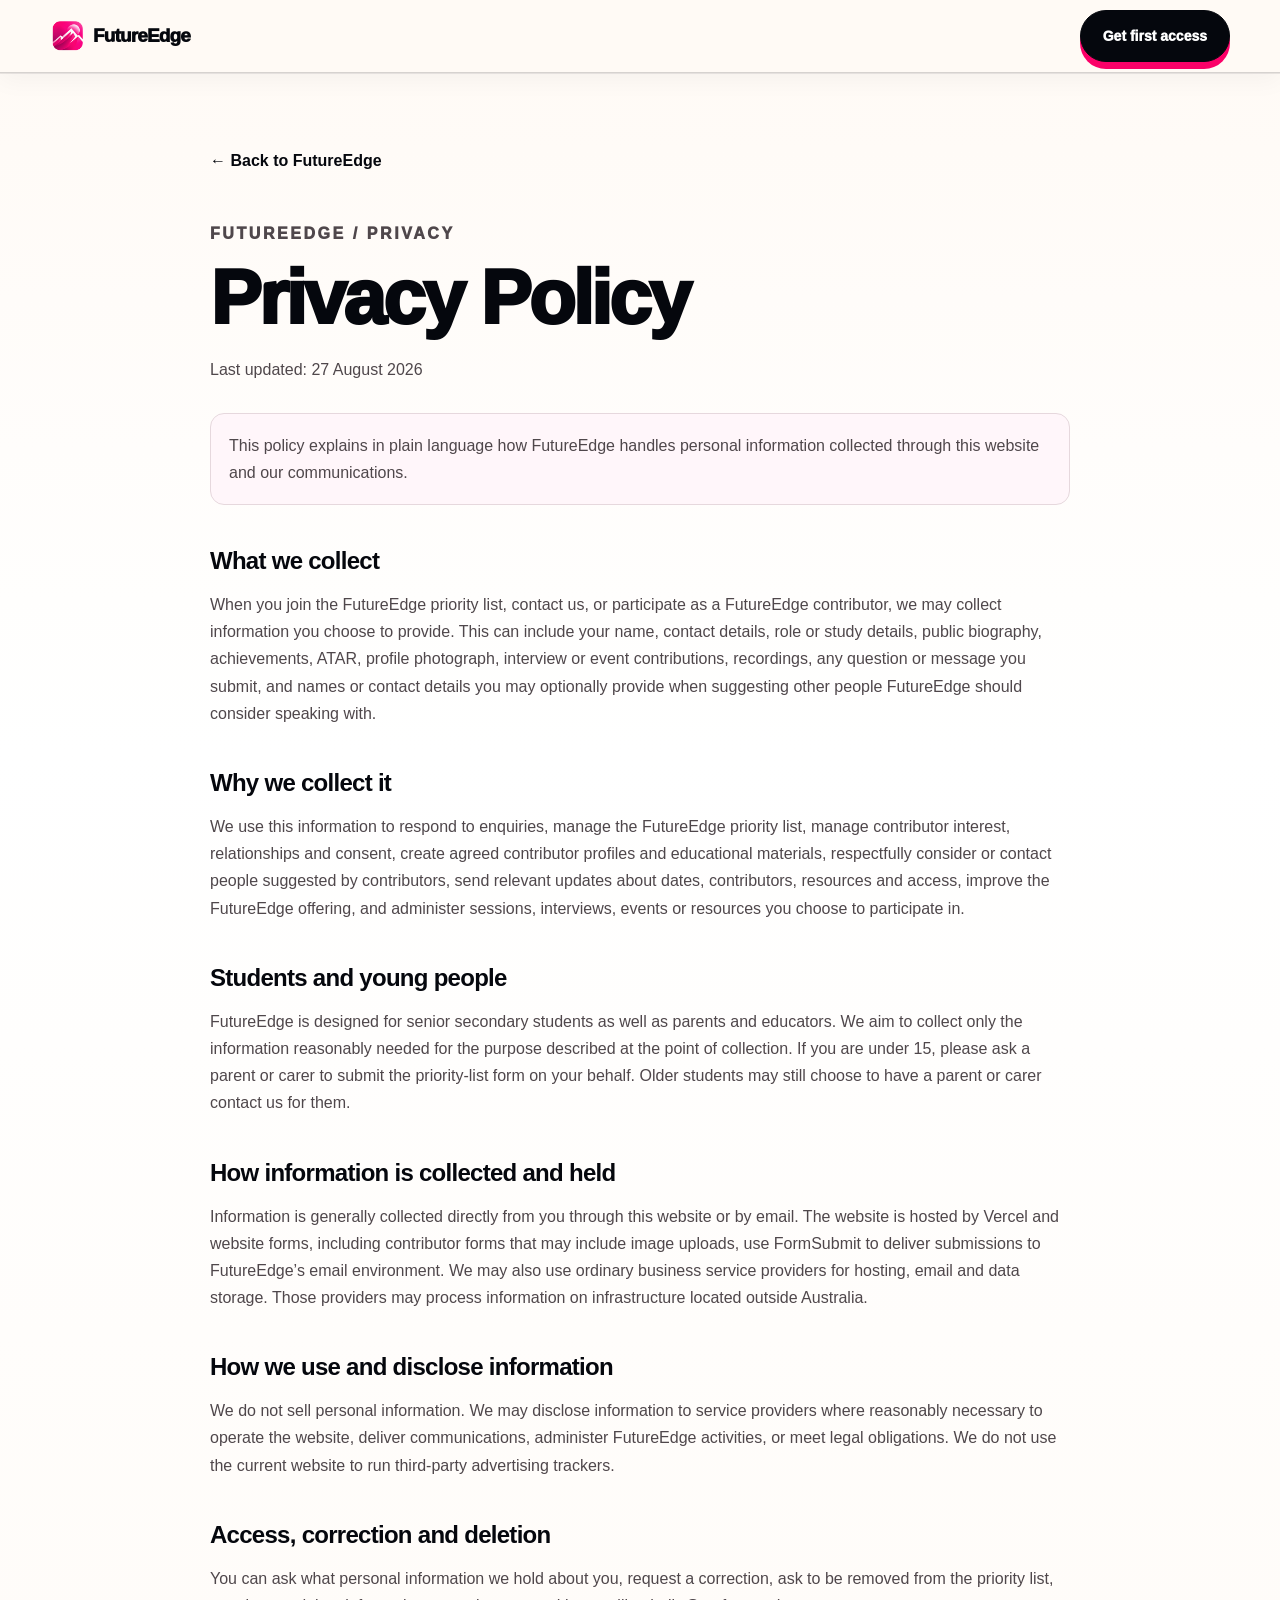
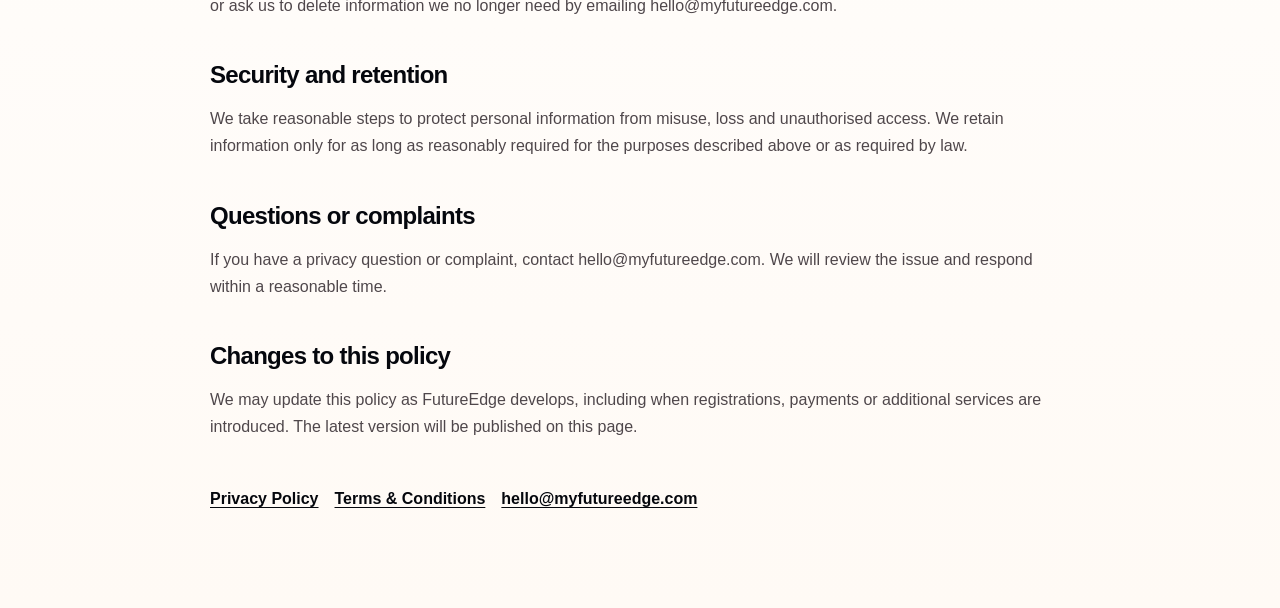
<file: privacy.html>
<!doctype html>
<html lang="en-AU">
<head>
<meta charset="UTF-8"><meta name="viewport" content="width=device-width,initial-scale=1">
<link rel="icon" type="image/png" href="/assets/futureedge-mark.png">
<link rel="canonical" href="https://myfutureedge.com/privacy">
<meta name="robots" content="index,follow">
<title>Privacy Policy | FutureEdge</title><meta name="description" content="How FutureEdge collects, uses and protects personal information.">
<link rel="stylesheet" href="/assets/styles-20260819g.css">
<style>
.legal-main{padding:80px 0 100px}.legal-wrap{width:min(860px,calc(100% - 32px));margin:0 auto}.legal-kicker{color:#fb0168;font-size:12px;letter-spacing:.16em;text-transform:uppercase;font-weight:950}.legal-main h1{font-size:clamp(42px,7vw,72px);line-height:.94;letter-spacing:-.055em;margin:14px 0 24px}.legal-main h2{font-size:24px;margin:42px 0 10px;letter-spacing:-.03em}.legal-main p,.legal-main li{font-size:16px;line-height:1.7;color:#4f474b}.legal-main ul{padding-left:22px}.legal-back{display:inline-flex;margin-bottom:34px;font-weight:900;text-decoration:none}.legal-note{padding:18px;border:1px solid #e6d8dd;border-radius:14px;background:#fff6fa}.legal-date{font-size:13px;color:#74696e;margin-bottom:30px}.legal-nav{display:flex;gap:16px;flex-wrap:wrap;margin-top:50px}.legal-nav a{font-weight:900;text-decoration:underline;text-underline-offset:3px}@media(max-width:720px){.legal-main{padding:52px 0 88px}}
</style>
</head><body>
<nav class="nav" aria-label="Site navigation"><div class="wrap nav-inner"><a class="brand brand-v2" href="/" aria-label="FutureEdge home"><img class="brand-icon-v2" src="/assets/futureedge-mark.png" alt=""><span class="brand-wordmark-v2">FutureEdge</span></a><a class="btn btn-dark" href="/#interest">Get first access</a></div></nav>
<main class="legal-main"><div class="legal-wrap"><a class="legal-back" href="/">← Back to FutureEdge</a><p class="legal-kicker">FutureEdge / Privacy</p><h1>Privacy Policy</h1><p class="legal-date">Last updated: 27 August 2026</p>
<p class="legal-note">This policy explains in plain language how FutureEdge handles personal information collected through this website and our communications.</p>
<h2>What we collect</h2><p>When you join the FutureEdge priority list, contact us, or participate as a FutureEdge contributor, we may collect information you choose to provide. This can include your name, contact details, role or study details, public biography, achievements, ATAR, profile photograph, interview or event contributions, recordings, any question or message you submit, and names or contact details you may optionally provide when suggesting other people FutureEdge should consider speaking with.</p>
<h2>Why we collect it</h2><p>We use this information to respond to enquiries, manage the FutureEdge priority list, manage contributor interest, relationships and consent, create agreed contributor profiles and educational materials, respectfully consider or contact people suggested by contributors, send relevant updates about dates, contributors, resources and access, improve the FutureEdge offering, and administer sessions, interviews, events or resources you choose to participate in.</p>
<h2>Students and young people</h2><p>FutureEdge is designed for senior secondary students as well as parents and educators. We aim to collect only the information reasonably needed for the purpose described at the point of collection. If you are under 15, please ask a parent or carer to submit the priority-list form on your behalf. Older students may still choose to have a parent or carer contact us for them.</p>
<h2>How information is collected and held</h2><p>Information is generally collected directly from you through this website or by email. The website is hosted by Vercel and website forms, including contributor forms that may include image uploads, use FormSubmit to deliver submissions to FutureEdge’s email environment. We may also use ordinary business service providers for hosting, email and data storage. Those providers may process information on infrastructure located outside Australia.</p>
<h2>How we use and disclose information</h2><p>We do not sell personal information. We may disclose information to service providers where reasonably necessary to operate the website, deliver communications, administer FutureEdge activities, or meet legal obligations. We do not use the current website to run third-party advertising trackers.</p>
<h2>Access, correction and deletion</h2><p>You can ask what personal information we hold about you, request a correction, ask to be removed from the priority list, or ask us to delete information we no longer need by emailing <a href="mailto:hello@myfutureedge.com">hello@myfutureedge.com</a>.</p>
<h2>Security and retention</h2><p>We take reasonable steps to protect personal information from misuse, loss and unauthorised access. We retain information only for as long as reasonably required for the purposes described above or as required by law.</p>
<h2>Questions or complaints</h2><p>If you have a privacy question or complaint, contact <a href="mailto:hello@myfutureedge.com">hello@myfutureedge.com</a>. We will review the issue and respond within a reasonable time.</p>
<h2>Changes to this policy</h2><p>We may update this policy as FutureEdge develops, including when registrations, payments or additional services are introduced. The latest version will be published on this page.</p><div class="legal-nav"><a href="/privacy">Privacy Policy</a><a href="/terms">Terms &amp; Conditions</a><a href="mailto:hello@myfutureedge.com">hello@myfutureedge.com</a></div></div></main>
</body></html>
</file>
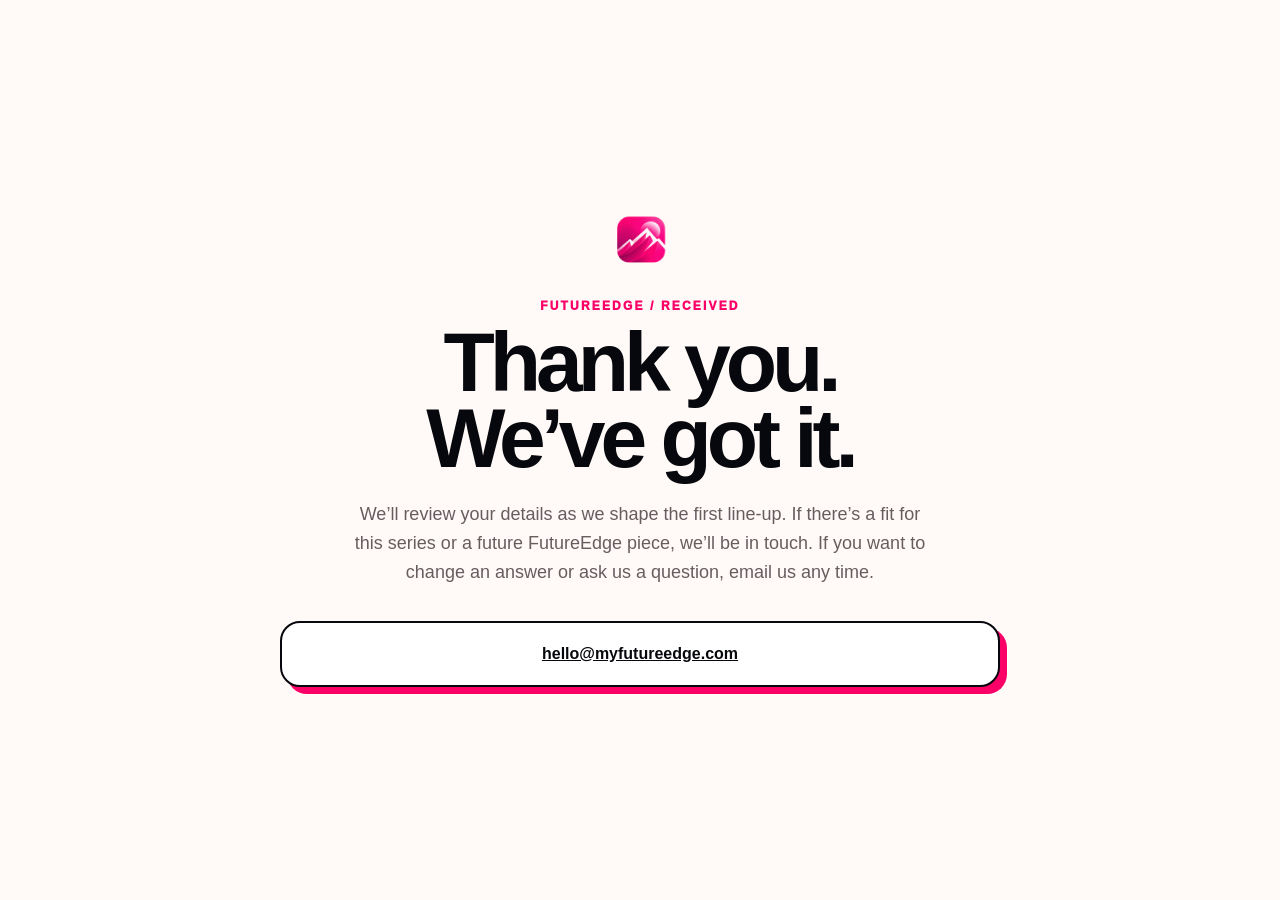
<file: speakertab-thanks.html>
<!doctype html><html lang="en-AU"><head><meta charset="UTF-8"><meta name="viewport" content="width=device-width,initial-scale=1"><meta name="robots" content="noindex,nofollow,noarchive,nosnippet"><title>Thanks | FutureEdge</title><link rel="icon" type="image/png" href="/assets/futureedge-mark.png"><style>:root{--p:#fb0168;--i:#07080d;--bg:#fffaf7}*{box-sizing:border-box}body{margin:0;background:var(--bg);font-family:Inter,-apple-system,BlinkMacSystemFont,"Segoe UI",sans-serif;color:var(--i);min-height:100vh;display:grid;place-items:center}.w{width:min(720px,calc(100% - 32px));text-align:center}.logo{width:54px;height:54px;border-radius:13px}.k{margin:28px 0 12px;color:var(--p);font-size:12px;text-transform:uppercase;letter-spacing:.18em;font-weight:950}h1{font-size:clamp(48px,9vw,84px);line-height:.9;letter-spacing:-.06em;margin:0 0 24px}p{font-size:18px;line-height:1.6;color:#665d61;margin:0 auto;max-width:580px}.box{margin-top:34px;border:2px solid var(--i);border-radius:20px;background:#fff;padding:22px;box-shadow:7px 7px 0 var(--p)}a{color:inherit;font-weight:900}@media(max-width:600px){p{font-size:16px}}</style></head><body><main class="w"><img class="logo" src="/assets/futureedge-mark.png" alt="FutureEdge"><div class="k">FutureEdge / received</div><h1>Thank you.<br>We’ve got it.</h1><p>We’ll review your details as we shape the first line-up. If there’s a fit for this series or a future FutureEdge piece, we’ll be in touch. If you want to change an answer or ask us a question, email us any time.</p><div class="box"><a href="mailto:hello@myfutureedge.com">hello@myfutureedge.com</a></div></main></body></html>
</file>
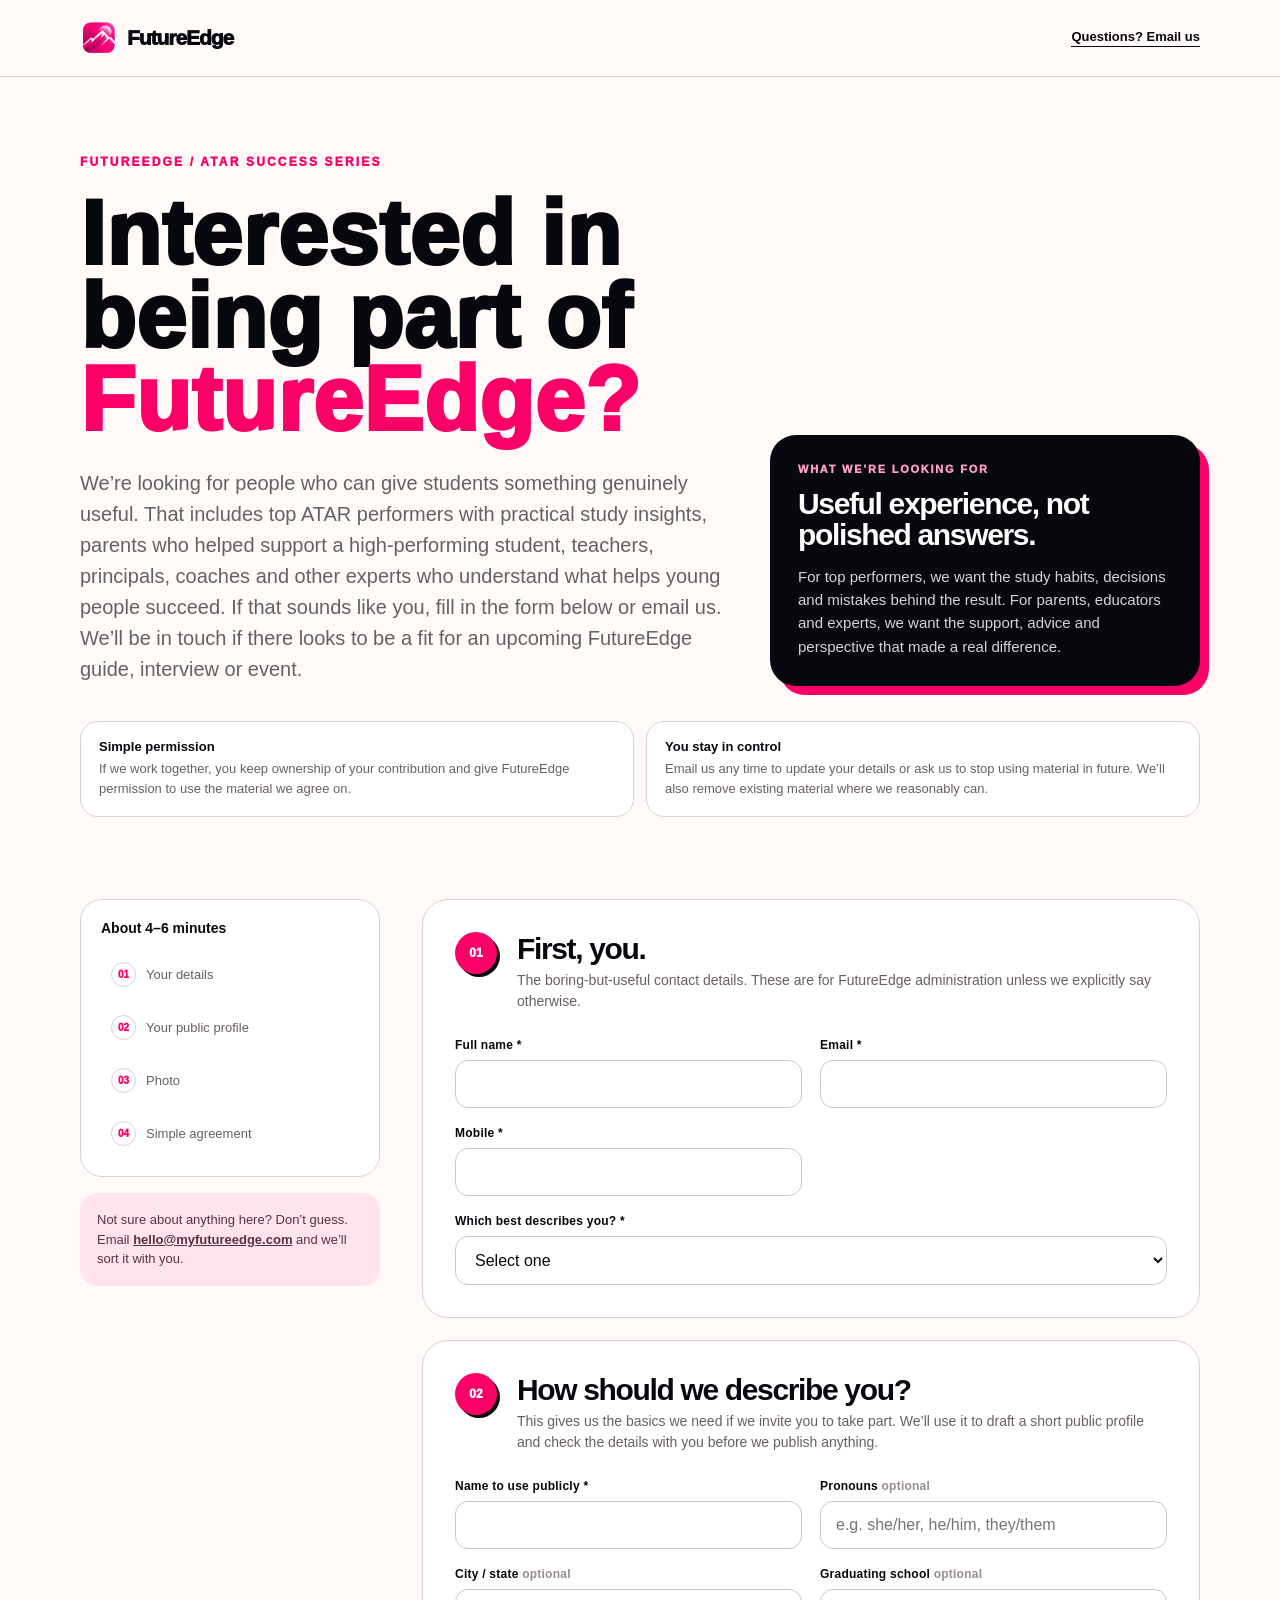
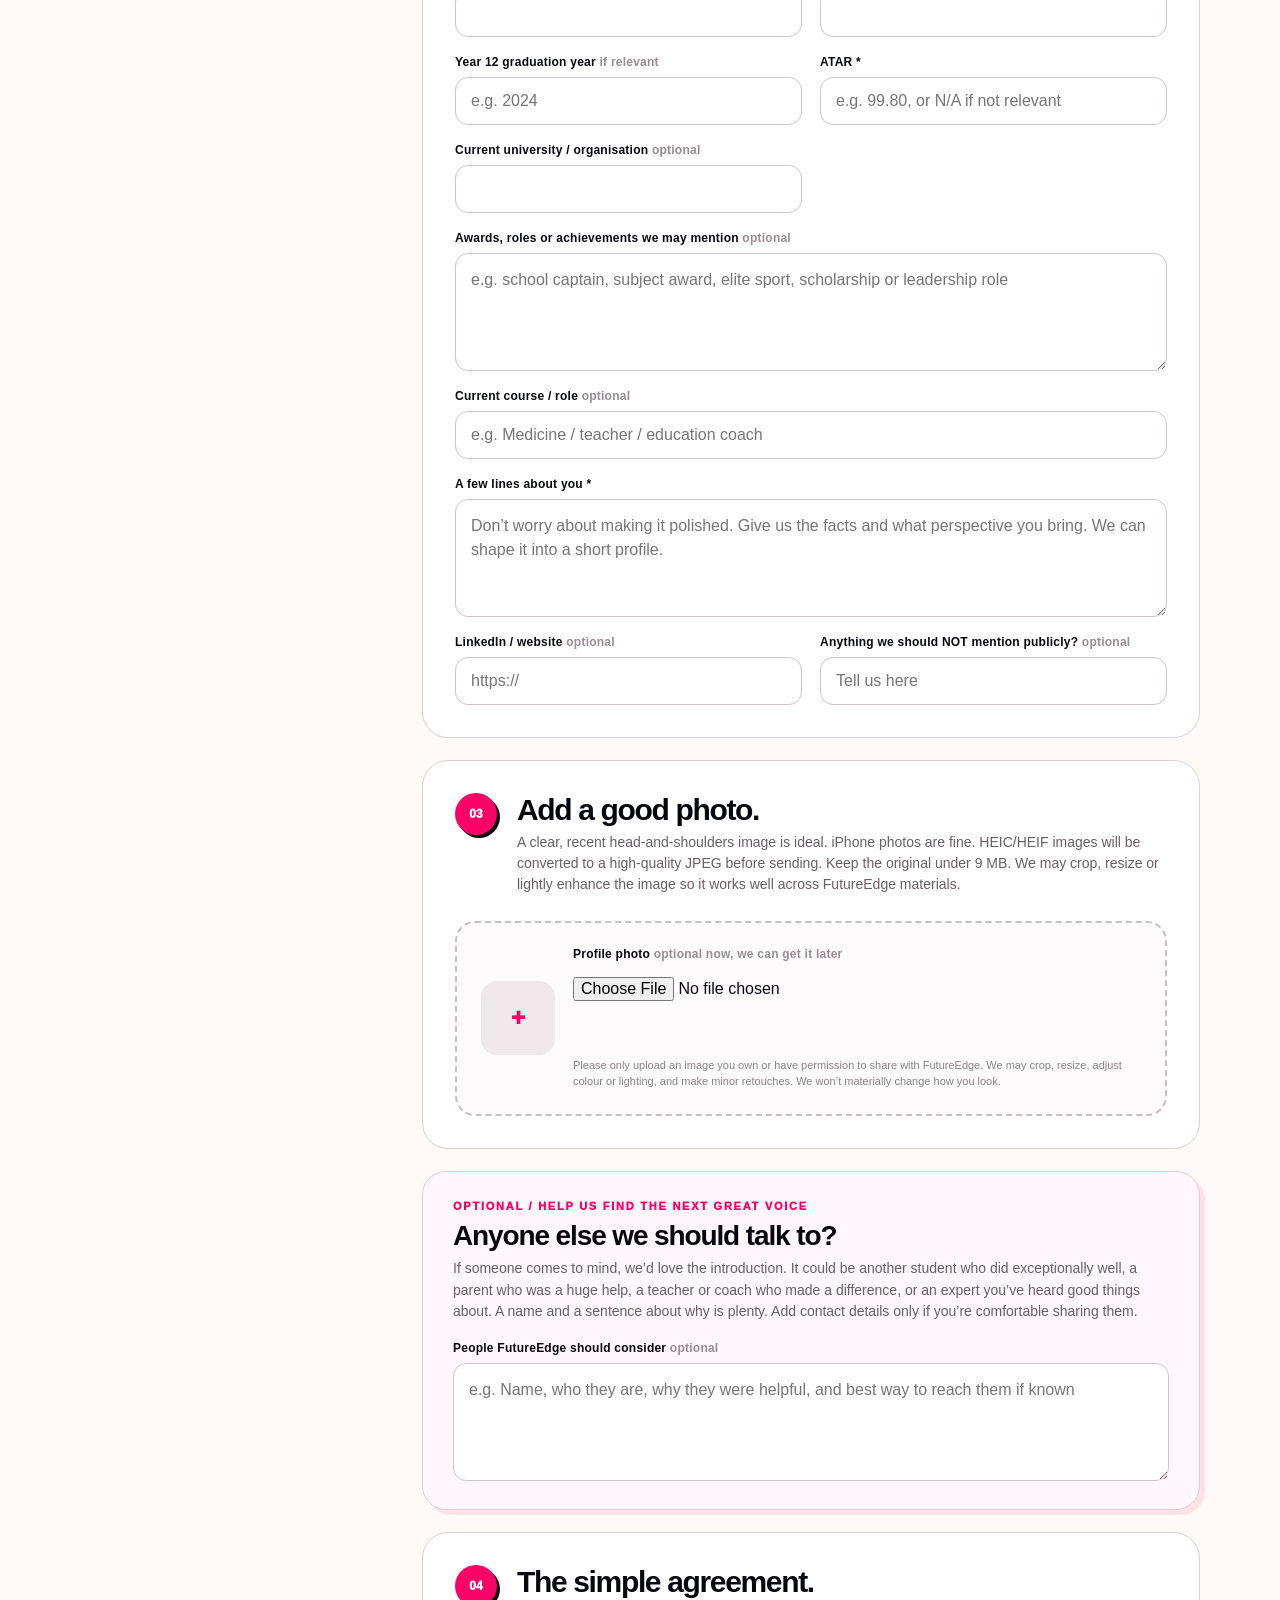
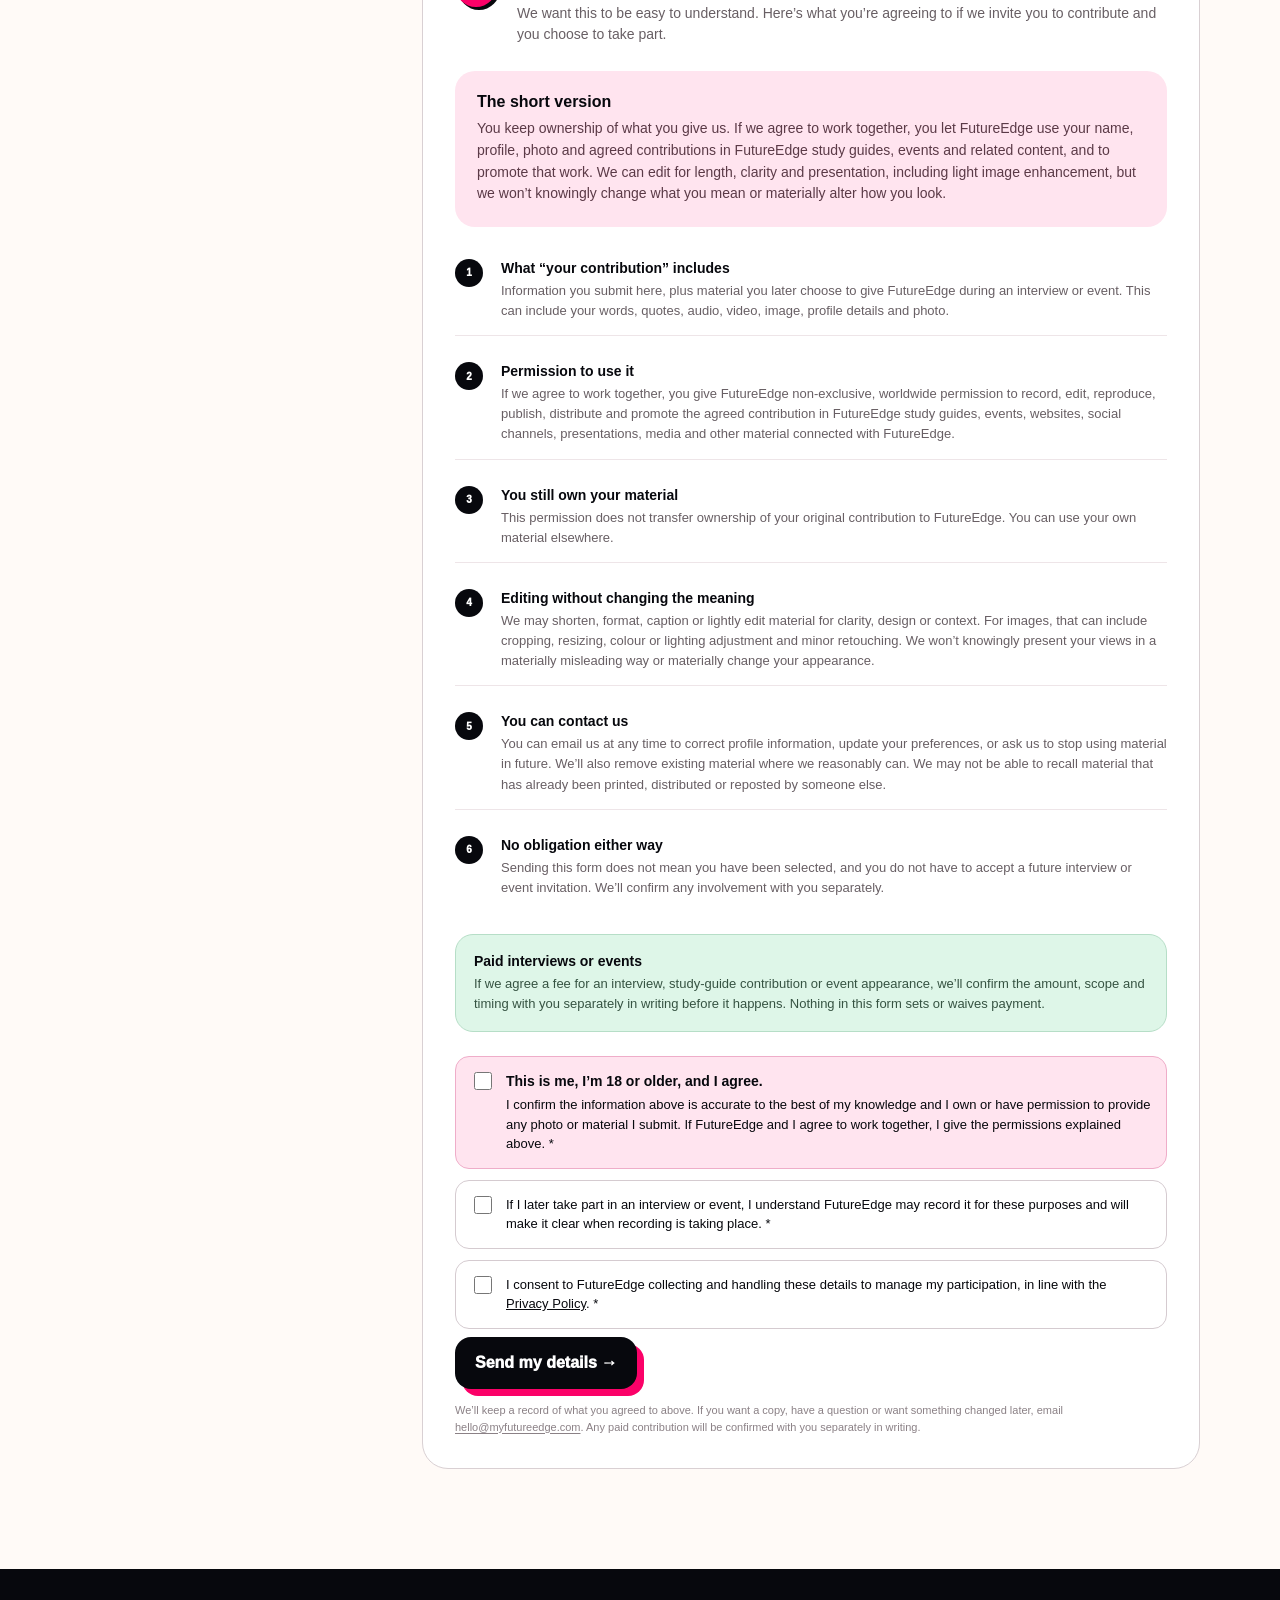
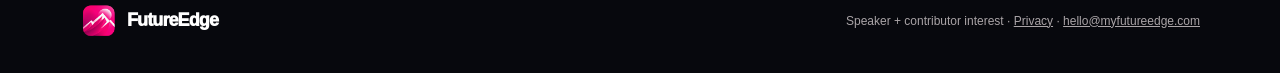
<file: speakertab.html>
<!doctype html>
<html lang="en-AU">
<head>
<meta charset="UTF-8">
<meta name="viewport" content="width=device-width,initial-scale=1,viewport-fit=cover">
<meta name="robots" content="noindex,follow,noarchive,nosnippet,noimageindex">
<meta name="googlebot" content="noindex,follow,noarchive,nosnippet,noimageindex">
<meta name="referrer" content="no-referrer-when-downgrade">
<title>Be involved | FutureEdge</title>
<meta name="description" content="FutureEdge speaker and contributor interest form for top performers, parents, educators, coaches and experts.">
<link rel="icon" type="image/png" href="/assets/futureedge-mark.png">
<link rel="stylesheet" href="/assets/speaker-page-20260827e.css">
</head>
<body>
<header class="sp-header">
  <div class="sp-wrap sp-header-inner">
    <a class="sp-brand" href="/" aria-label="FutureEdge home"><img src="/assets/futureedge-mark.png" alt=""><span>FutureEdge</span></a>
    <a class="sp-contact" href="mailto:hello@myfutureedge.com">Questions? Email us</a>
  </div>
</header>

<main>
<section class="sp-hero">
  <div class="sp-wrap">
    <p class="sp-eyebrow">FutureEdge / ATAR Success Series</p>
    <div class="sp-hero-grid">
      <div>
        <h1>Interested in being part of <em>FutureEdge?</em></h1>
        <p class="sp-lede">We’re looking for people who can give students something genuinely useful. That includes top ATAR performers with practical study insights, parents who helped support a high-performing student, teachers, principals, coaches and other experts who understand what helps young people succeed. If that sounds like you, fill in the form below or email us. We’ll be in touch if there looks to be a fit for an upcoming FutureEdge guide, interview or event.</p>
      </div>
      <aside class="sp-purpose">
        <div class="sp-purpose-label">What we’re looking for</div>
        <h2>Useful experience, not polished answers.</h2>
        <p>For top performers, we want the study habits, decisions and mistakes behind the result. For parents, educators and experts, we want the support, advice and perspective that made a real difference.</p>
      </aside>
    </div>
    <div class="sp-mini-grid" aria-label="What this form covers">
      <div class="sp-mini"><b>Simple permission</b><span>If we work together, you keep ownership of your contribution and give FutureEdge permission to use the material we agree on.</span></div>
      <div class="sp-mini"><b>You stay in control</b><span>Email us any time to update your details or ask us to stop using material in future. We’ll also remove existing material where we reasonably can.</span></div>
    </div>
  </div>
</section>

<section class="sp-main">
<div class="sp-wrap sp-layout">
  <aside class="sp-sidebar">
    <nav class="sp-progress" aria-label="Form sections">
      <h3>About 4–6 minutes</h3>
      <ol>
        <li><a href="#you"><i>01</i>Your details</a></li>
        <li><a href="#profile"><i>02</i>Your public profile</a></li>
        <li><a href="#photo"><i>03</i>Photo</a></li>
        <li><a href="#agreement"><i>04</i>Simple agreement</a></li>
      </ol>
    </nav>
    <div class="sp-help">Not sure about anything here? Don’t guess. Email <a href="mailto:hello@myfutureedge.com">hello@myfutureedge.com</a> and we’ll sort it with you.</div>
  </aside>

  <form id="speakerForm" class="sp-form" action="https://formsubmit.co/656a284aa5f19e23cc0a4a4d0e3a16ee" method="POST" enctype="multipart/form-data">
    <input type="hidden" name="_subject" value="New FutureEdge contributor interest + consent">
    <input type="hidden" name="_template" value="table">
    <input type="hidden" name="_captcha" value="false">
    <input type="hidden" name="_next" value="https://myfutureedge.com/speakertab-thanks">
    <input type="hidden" name="_url" value="https://myfutureedge.com/speakertab">
    <div class="honeypot" aria-hidden="true"><label>Leave this blank<input type="text" name="_honey" tabindex="-1" autocomplete="off"></label></div>

    <section class="sp-section" id="you">
      <div class="sp-section-head"><div class="sp-num">01</div><div><h2>First, you.</h2><p>The boring-but-useful contact details. These are for FutureEdge administration unless we explicitly say otherwise.</p></div></div>
      <div class="sp-fields">
        <div class="sp-field"><label for="full_name">Full name *</label><input id="full_name" name="Full name" autocomplete="name" required></div>
        <div class="sp-field"><label for="email">Email *</label><input id="email" type="email" name="email" autocomplete="email" required></div>
        <div class="sp-field"><label for="mobile">Mobile *</label><input id="mobile" type="tel" name="Mobile" autocomplete="tel" required></div>
        <div class="sp-field full"><label for="contributor_type">Which best describes you? *</label><select id="contributor_type" name="Contributor type" required><option value="" selected disabled>Select one</option><option>Recent top ATAR performer / student</option><option>Parent or carer of a high-performing student</option><option>Teacher / principal / educator</option><option>Coach / mentor</option><option>Other expert</option><option>Something else</option></select></div>
      </div>
    </section>

    <section class="sp-section" id="profile">
      <div class="sp-section-head"><div class="sp-num">02</div><div><h2>How should we describe you?</h2><p>This gives us the basics we need if we invite you to take part. We’ll use it to draft a short public profile and check the details with you before we publish anything.</p></div></div>
      <div class="sp-fields">
        <div class="sp-field"><label for="public_name">Name to use publicly *</label><input id="public_name" name="Public name" required></div>
        <div class="sp-field"><label for="pronouns">Pronouns <span class="sp-optional">optional</span></label><input id="pronouns" name="Pronouns" placeholder="e.g. she/her, he/him, they/them"></div>
        <div class="sp-field"><label for="location">City / state <span class="sp-optional">optional</span></label><input id="location" name="City / state"></div>
        <div class="sp-field"><label for="graduating_school">Graduating school <span class="sp-optional">optional</span></label><input id="graduating_school" name="Graduating school"></div>
        <div class="sp-field"><label for="year12">Year 12 graduation year <span class="sp-optional">if relevant</span></label><input id="year12" name="Year 12 graduation year" placeholder="e.g. 2024"></div>
        <div class="sp-field"><label for="atar">ATAR *</label><input id="atar" name="ATAR" placeholder="e.g. 99.80, or N/A if not relevant" required></div>
        <div class="sp-field"><label for="current_uni">Current university / organisation <span class="sp-optional">optional</span></label><input id="current_uni" name="Current university or organisation"></div>
        <div class="sp-field full"><label for="achievements">Awards, roles or achievements we may mention <span class="sp-optional">optional</span></label><textarea id="achievements" name="Awards roles or achievements" placeholder="e.g. school captain, subject award, elite sport, scholarship or leadership role"></textarea></div>
        <div class="sp-field full"><label for="current">Current course / role <span class="sp-optional">optional</span></label><input id="current" name="Current course or role" placeholder="e.g. Medicine / teacher / education coach"></div>
        <div class="sp-field full"><label for="bio">A few lines about you *</label><textarea id="bio" name="Short biography" required placeholder="Don’t worry about making it polished. Give us the facts and what perspective you bring. We can shape it into a short profile."></textarea></div>
        <div class="sp-field"><label for="linkedin">LinkedIn / website <span class="sp-optional">optional</span></label><input id="linkedin" type="url" name="LinkedIn or website" placeholder="https://"></div>
        <div class="sp-field"><label for="private_notes">Anything we should NOT mention publicly? <span class="sp-optional">optional</span></label><input id="private_notes" name="Do not publish these details" placeholder="Tell us here"></div>
      </div>
    </section>

    <section class="sp-section" id="photo">
      <div class="sp-section-head"><div class="sp-num">03</div><div><h2>Add a good photo.</h2><p>A clear, recent head-and-shoulders image is ideal. iPhone photos are fine. HEIC/HEIF images will be converted to a high-quality JPEG before sending. Keep the original under 9 MB. We may crop, resize or lightly enhance the image so it works well across FutureEdge materials.</p></div></div>
      <div class="sp-upload">
        <div class="sp-preview" id="photoPreview" aria-hidden="true">+</div>
        <div class="sp-field"><label for="profile_photo">Profile photo <span class="sp-optional">optional now, we can get it later</span></label><input id="profile_photo" type="file" name="attachment" accept="image/jpeg,image/png,image/webp,image/heic,image/heif,.heic,.heif"><div class="sp-upload-status" id="photoStatus" aria-live="polite"></div><p class="sp-hint">Please only upload an image you own or have permission to share with FutureEdge. We may crop, resize, adjust colour or lighting, and make minor retouches. We won’t materially change how you look.</p></div>
      </div>
    </section>


    <div class="sp-referral">
      <p class="sp-referral-kicker">Optional / help us find the next great voice</p>
      <h2>Anyone else we should talk to?</h2>
      <p>If someone comes to mind, we’d love the introduction. It could be another student who did exceptionally well, a parent who was a huge help, a teacher or coach who made a difference, or an expert you’ve heard good things about. A name and a sentence about why is plenty. Add contact details only if you’re comfortable sharing them.</p>
      <div class="sp-field"><label for="referrals">People FutureEdge should consider <span class="sp-optional">optional</span></label><textarea id="referrals" name="People FutureEdge should consider" placeholder="e.g. Name, who they are, why they were helpful, and best way to reach them if known"></textarea></div>
    </div>

    <section class="sp-section" id="agreement">
      <div class="sp-section-head"><div class="sp-num">04</div><div><h2>The simple agreement.</h2><p>We want this to be easy to understand. Here’s what you’re agreeing to if we invite you to contribute and you choose to take part.</p></div></div>
      <div class="sp-callout"><b>The short version</b><p>You keep ownership of what you give us. If we agree to work together, you let FutureEdge use your name, profile, photo and agreed contributions in FutureEdge study guides, events and related content, and to promote that work. We can edit for length, clarity and presentation, including light image enhancement, but we won’t knowingly change what you mean or materially alter how you look.</p></div>
      <div class="sp-agreement">
        <div class="sp-term"><div><b>What “your contribution” includes</b><p>Information you submit here, plus material you later choose to give FutureEdge during an interview or event. This can include your words, quotes, audio, video, image, profile details and photo.</p></div></div>
        <div class="sp-term"><div><b>Permission to use it</b><p>If we agree to work together, you give FutureEdge non-exclusive, worldwide permission to record, edit, reproduce, publish, distribute and promote the agreed contribution in FutureEdge study guides, events, websites, social channels, presentations, media and other material connected with FutureEdge.</p></div></div>
        <div class="sp-term"><div><b>You still own your material</b><p>This permission does not transfer ownership of your original contribution to FutureEdge. You can use your own material elsewhere.</p></div></div>
        <div class="sp-term"><div><b>Editing without changing the meaning</b><p>We may shorten, format, caption or lightly edit material for clarity, design or context. For images, that can include cropping, resizing, colour or lighting adjustment and minor retouching. We won’t knowingly present your views in a materially misleading way or materially change your appearance.</p></div></div>
        <div class="sp-term"><div><b>You can contact us</b><p>You can email us at any time to correct profile information, update your preferences, or ask us to stop using material in future. We’ll also remove existing material where we reasonably can. We may not be able to recall material that has already been printed, distributed or reposted by someone else.</p></div></div>
        <div class="sp-term"><div><b>No obligation either way</b><p>Sending this form does not mean you have been selected, and you do not have to accept a future interview or event invitation. We’ll confirm any involvement with you separately.</p></div></div>
      </div>
      <div class="sp-payment"><b>Paid interviews or events</b><p>If we agree a fee for an interview, study-guide contribution or event appearance, we’ll confirm the amount, scope and timing with you separately in writing before it happens. Nothing in this form sets or waives payment.</p></div>

      <div class="sp-consents">
        <div class="sp-check sp-check-primary"><input id="self_consent" type="checkbox" name="Consent - identity age rights and FutureEdge use" value="Agreed" required><label for="self_consent"><b>This is me, I’m 18 or older, and I agree.</b> I confirm the information above is accurate to the best of my knowledge and I own or have permission to provide any photo or material I submit. If FutureEdge and I agree to work together, I give the permissions explained above. *</label></div>
        <div class="sp-check"><input id="recording" type="checkbox" name="Consent - recording" value="Agreed" required><label for="recording">If I later take part in an interview or event, I understand FutureEdge may record it for these purposes and will make it clear when recording is taking place. *</label></div>
        <div class="sp-check"><input id="privacy_consent" type="checkbox" name="Consent - privacy" value="Agreed" required><label for="privacy_consent">I consent to FutureEdge collecting and handling these details to manage my participation, in line with the <a href="/privacy" target="_blank" rel="noopener">Privacy Policy</a>. *</label></div>
      </div>

      <button class="sp-submit" type="submit">Send my details →</button>
      <p class="sp-fine">We’ll keep a record of what you agreed to above. If you want a copy, have a question or want something changed later, email <a href="mailto:hello@myfutureedge.com">hello@myfutureedge.com</a>. Any paid contribution will be confirmed with you separately in writing.</p>
    </section>
  </form>
</div>
</section>
</main>

<footer class="sp-footer"><div class="sp-wrap sp-footer-inner"><a class="sp-brand" href="/"><img src="/assets/futureedge-mark.png" alt=""><span>FutureEdge</span></a><p>Speaker + contributor interest · <a href="/privacy">Privacy</a> · <a href="mailto:hello@myfutureedge.com">hello@myfutureedge.com</a></p></div></footer>
<script src="/assets/speaker-page-20260827d.js" defer></script>
</body>
</html>
</file>
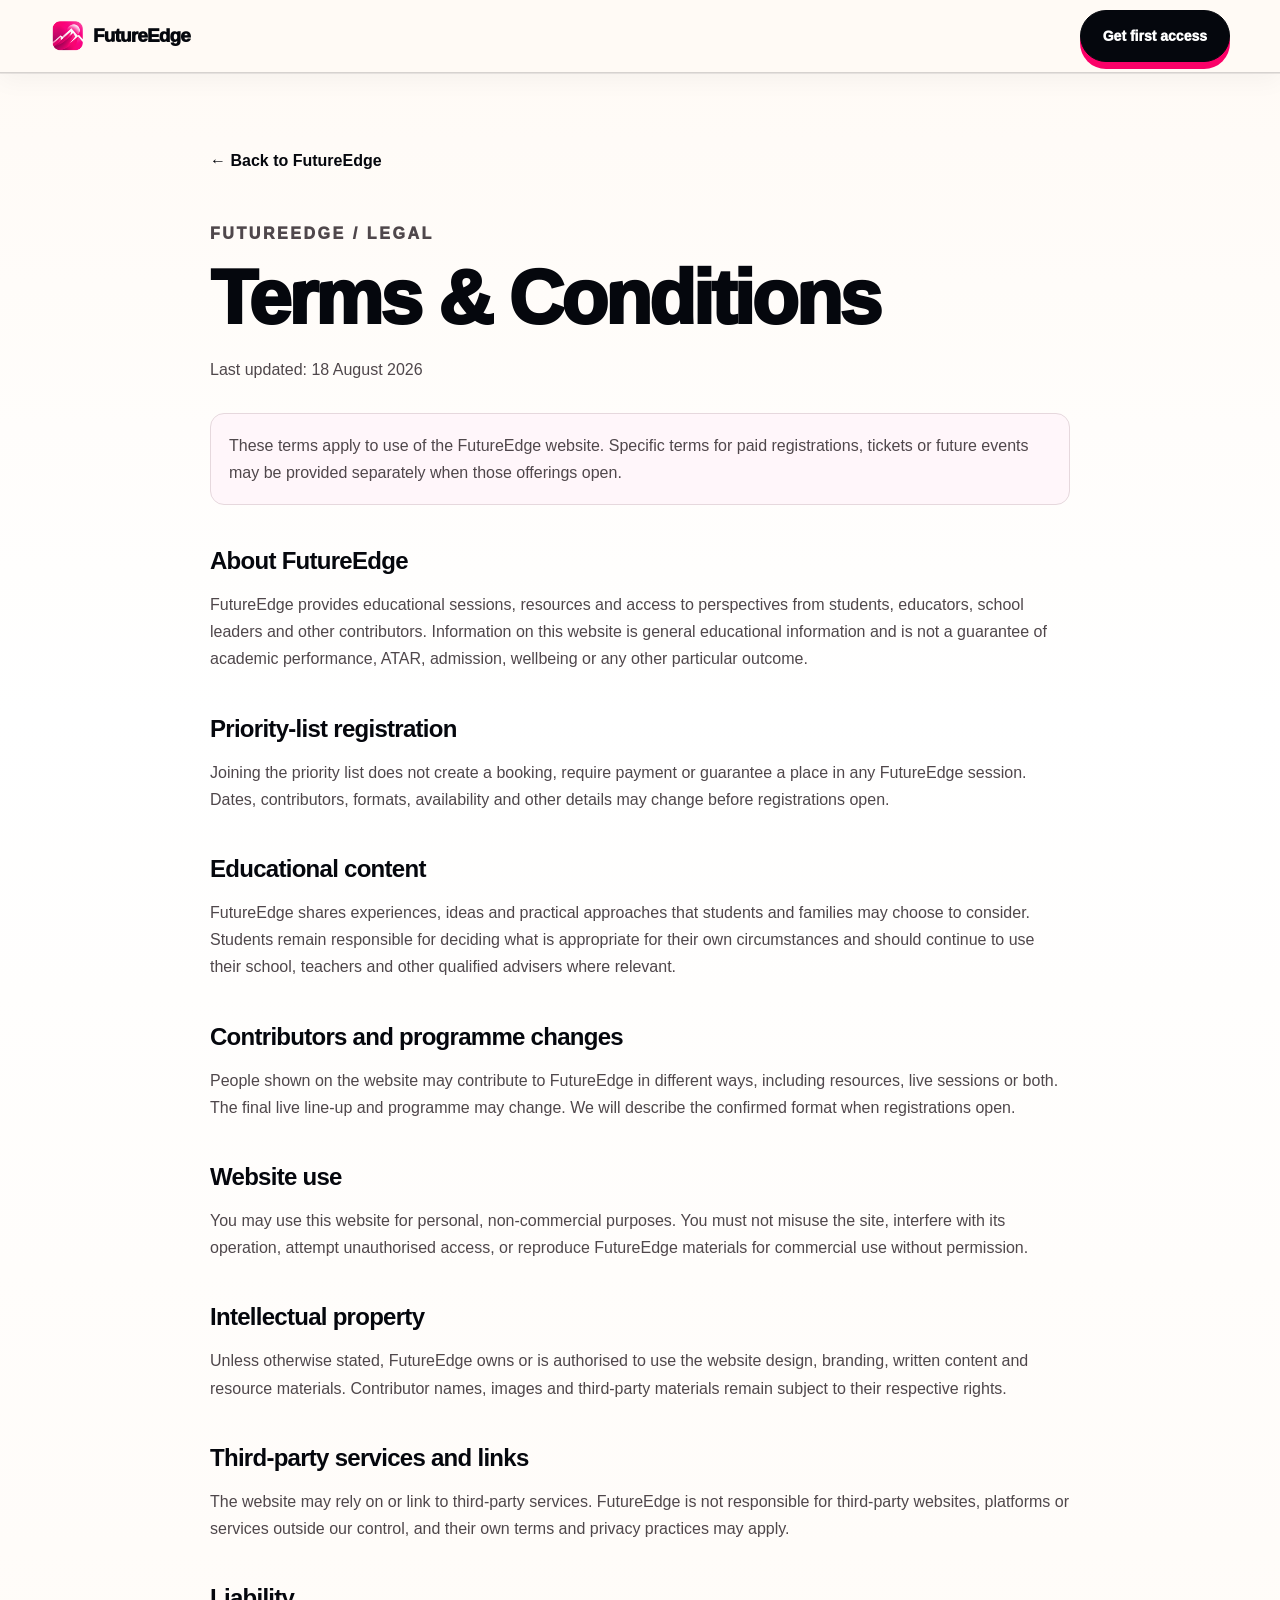
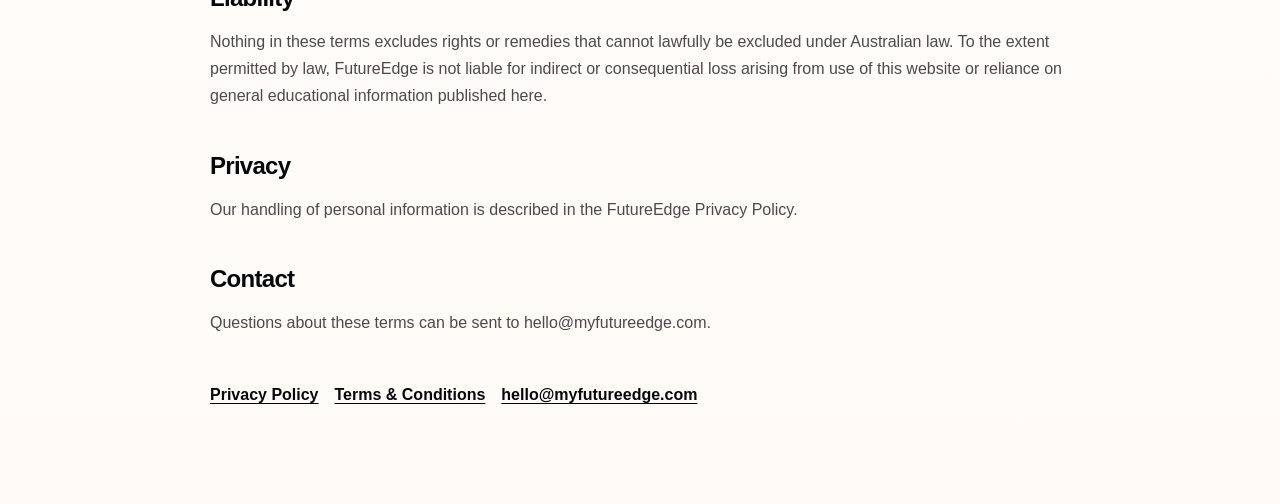
<file: terms.html>
<!doctype html>
<html lang="en-AU">
<head>
<meta charset="UTF-8"><meta name="viewport" content="width=device-width,initial-scale=1">
<link rel="icon" type="image/png" href="/assets/futureedge-mark.png">
<link rel="canonical" href="https://myfutureedge.com/terms">
<meta name="robots" content="index,follow">
<title>Terms & Conditions | FutureEdge</title><meta name="description" content="Terms governing use of the FutureEdge website and priority-list registration.">
<link rel="stylesheet" href="/assets/styles-20260819g.css">
<style>
.legal-main{padding:80px 0 100px}.legal-wrap{width:min(860px,calc(100% - 32px));margin:0 auto}.legal-kicker{color:#fb0168;font-size:12px;letter-spacing:.16em;text-transform:uppercase;font-weight:950}.legal-main h1{font-size:clamp(42px,7vw,72px);line-height:.94;letter-spacing:-.055em;margin:14px 0 24px}.legal-main h2{font-size:24px;margin:42px 0 10px;letter-spacing:-.03em}.legal-main p,.legal-main li{font-size:16px;line-height:1.7;color:#4f474b}.legal-main ul{padding-left:22px}.legal-back{display:inline-flex;margin-bottom:34px;font-weight:900;text-decoration:none}.legal-note{padding:18px;border:1px solid #e6d8dd;border-radius:14px;background:#fff6fa}.legal-date{font-size:13px;color:#74696e;margin-bottom:30px}.legal-nav{display:flex;gap:16px;flex-wrap:wrap;margin-top:50px}.legal-nav a{font-weight:900;text-decoration:underline;text-underline-offset:3px}@media(max-width:720px){.legal-main{padding:52px 0 88px}}
</style>
</head><body>
<nav class="nav" aria-label="Site navigation"><div class="wrap nav-inner"><a class="brand brand-v2" href="/" aria-label="FutureEdge home"><img class="brand-icon-v2" src="/assets/futureedge-mark.png" alt=""><span class="brand-wordmark-v2">FutureEdge</span></a><a class="btn btn-dark" href="/#interest">Get first access</a></div></nav>
<main class="legal-main"><div class="legal-wrap"><a class="legal-back" href="/">← Back to FutureEdge</a><p class="legal-kicker">FutureEdge / Legal</p><h1>Terms &amp; Conditions</h1><p class="legal-date">Last updated: 18 August 2026</p>
<p class="legal-note">These terms apply to use of the FutureEdge website. Specific terms for paid registrations, tickets or future events may be provided separately when those offerings open.</p>
<h2>About FutureEdge</h2><p>FutureEdge provides educational sessions, resources and access to perspectives from students, educators, school leaders and other contributors. Information on this website is general educational information and is not a guarantee of academic performance, ATAR, admission, wellbeing or any other particular outcome.</p>
<h2>Priority-list registration</h2><p>Joining the priority list does not create a booking, require payment or guarantee a place in any FutureEdge session. Dates, contributors, formats, availability and other details may change before registrations open.</p>
<h2>Educational content</h2><p>FutureEdge shares experiences, ideas and practical approaches that students and families may choose to consider. Students remain responsible for deciding what is appropriate for their own circumstances and should continue to use their school, teachers and other qualified advisers where relevant.</p>
<h2>Contributors and programme changes</h2><p>People shown on the website may contribute to FutureEdge in different ways, including resources, live sessions or both. The final live line-up and programme may change. We will describe the confirmed format when registrations open.</p>
<h2>Website use</h2><p>You may use this website for personal, non-commercial purposes. You must not misuse the site, interfere with its operation, attempt unauthorised access, or reproduce FutureEdge materials for commercial use without permission.</p>
<h2>Intellectual property</h2><p>Unless otherwise stated, FutureEdge owns or is authorised to use the website design, branding, written content and resource materials. Contributor names, images and third-party materials remain subject to their respective rights.</p>
<h2>Third-party services and links</h2><p>The website may rely on or link to third-party services. FutureEdge is not responsible for third-party websites, platforms or services outside our control, and their own terms and privacy practices may apply.</p>
<h2>Liability</h2><p>Nothing in these terms excludes rights or remedies that cannot lawfully be excluded under Australian law. To the extent permitted by law, FutureEdge is not liable for indirect or consequential loss arising from use of this website or reliance on general educational information published here.</p>
<h2>Privacy</h2><p>Our handling of personal information is described in the <a href="/privacy">FutureEdge Privacy Policy</a>.</p>
<h2>Contact</h2><p>Questions about these terms can be sent to <a href="mailto:hello@myfutureedge.com">hello@myfutureedge.com</a>.</p><div class="legal-nav"><a href="/privacy">Privacy Policy</a><a href="/terms">Terms &amp; Conditions</a><a href="mailto:hello@myfutureedge.com">hello@myfutureedge.com</a></div></div></main>
</body></html>
</file>
<file: assets/styles-20261020s.css>
:root{
  --paper:#fffaf5;
  --paper-2:#f6eee9;
  --white:#ffffff;
  --ink:#05070d;
  --muted:#696168;
  --line:rgba(5,7,13,.16);
  --brand:#fb0168;
  --brand-deep:#c90054;
  --brand-soft:#ffd7e6;
  --brand-wash:#fff0f6;
  --orange:#fb0168;
  --orange-soft:#ffd7e6;
  --acid:#ffc2d8;
  --acid-soft:#fff0f6;
  --max:1180px;
  --shadow:0 20px 60px rgba(20,20,20,.12);
}
*{box-sizing:border-box}
html{scroll-behavior:smooth}
body{margin:0;background:var(--paper);color:var(--ink);font-family:Inter,ui-sans-serif,-apple-system,BlinkMacSystemFont,"Segoe UI",sans-serif;overflow-x:hidden}
a{color:inherit;text-decoration:none}
button,input,select,textarea{font:inherit}
button{color:inherit}
img{display:block;max-width:100%}
.wrap{width:min(var(--max),calc(100% - 36px));margin:0 auto}
.eyebrow{font-size:11px;letter-spacing:.22em;text-transform:uppercase;font-weight:950}
.muted{color:var(--muted)}
.pill{display:inline-flex;align-items:center;gap:9px;border:1.5px solid var(--ink);border-radius:999px;padding:9px 13px;font-size:11px;font-weight:950;letter-spacing:.14em;text-transform:uppercase;background:rgba(255,255,255,.48)}
.pill::before{content:"";width:8px;height:8px;border-radius:50%;background:var(--orange)}
.btn{display:inline-flex;align-items:center;justify-content:center;min-height:52px;padding:0 22px;border-radius:999px;border:1.5px solid var(--ink);font-size:14px;font-weight:950;cursor:pointer;transition:.18s ease;background:transparent}
.btn:hover{transform:translateY(-2px)}
.btn-dark{background:var(--ink);color:white;box-shadow:0 7px 0 var(--orange)}
.btn-dark:hover{transform:translateY(3px);box-shadow:0 4px 0 var(--orange)}
.btn-light{background:white}

.nav{position:sticky;top:0;z-index:80;background:rgba(255,249,239,.91);backdrop-filter:blur(14px);border-bottom:1px solid var(--line)}
.nav-inner{height:72px;display:flex;align-items:center;justify-content:space-between;gap:22px}
.brand{display:flex;align-items:center;gap:11px;font-size:20px;font-weight:950;letter-spacing:.015em}
.brand-mark{width:31px;height:31px;border-radius:50%;background:var(--ink);color:var(--acid);display:grid;place-items:center;font-size:10px;font-weight:950}
.nav-links{display:flex;align-items:center;gap:23px;font-size:13px;font-weight:850}
.nav-links a:not(.btn){opacity:.62}.nav-links a:not(.btn):hover{opacity:1}

.hero{padding:62px 0 72px;position:relative}
.hero::after{content:"";position:absolute;z-index:-1;right:-180px;top:35px;width:470px;height:470px;border-radius:50%;background:var(--acid-soft);opacity:.7}
.hero-grid{display:grid;grid-template-columns:1.06fr .94fr;gap:46px;align-items:center}
h1{margin:24px 0 0;font-size:clamp(58px,8vw,103px);line-height:.92;letter-spacing:.005em;max-width:850px;font-weight:950}
h1 .accent{color:var(--orange)}
.hero-copy{font-size:clamp(19px,2.05vw,25px);line-height:1.52;letter-spacing:.01em;max-width:790px;margin:28px 0 14px}
.hero-copy strong{font-weight:950}
.hero-sub{font-size:15px;line-height:1.68;color:var(--muted);max-width:720px;margin:0 0 26px}
.hero-actions{display:flex;align-items:center;gap:14px;flex-wrap:wrap}
.micro{font-size:12px;color:var(--muted);font-weight:750;max-width:340px;line-height:1.5}

.product-switch{margin-top:30px;border-top:1.5px solid var(--ink);border-bottom:1.5px solid var(--ink);max-width:790px}
.product-switch-tabs{display:flex}
.product-switch-btn{flex:1;border:0;border-right:1.5px solid var(--ink);background:transparent;padding:14px 12px;font-size:11px;letter-spacing:.16em;text-transform:uppercase;font-weight:950;cursor:pointer;text-align:left}
.product-switch-btn:last-child{border-right:0}
.product-switch-btn.active{background:var(--acid)}
.product-switch-panel{padding:19px 0;display:grid;grid-template-columns:.7fr 1.3fr;gap:24px;align-items:start}
.product-switch-panel h3{font-size:25px;letter-spacing:.02em;margin:0;line-height:1.06}
.product-switch-panel p{margin:0;color:var(--muted);font-size:14px;line-height:1.6}

.portrait-stage{position:relative;min-height:620px}
.profile-card{position:absolute;overflow:hidden;border-radius:27px;border:2px solid var(--ink);background:white;box-shadow:var(--shadow);transition:.24s ease}
.profile-card img{width:100%;height:100%;object-fit:cover;object-position:center top}
.profile-card:hover{transform:translateY(-7px) rotate(0deg)!important;z-index:30}
.profile-card .badge{position:absolute;left:13px;bottom:13px;background:var(--paper);border:1.5px solid var(--ink);border-radius:17px;padding:9px 11px;max-width:87%;box-shadow:0 6px 18px rgba(0,0,0,.12)}
.profile-card .badge b{display:block;font-size:13px;margin-bottom:3px;letter-spacing:.01em}
.profile-card .badge span{display:block;font-size:10px;line-height:1.36;color:var(--muted);font-weight:850}
.profile-card.ghost{background:linear-gradient(135deg,var(--paper-2),#fff);display:grid;place-items:center;color:var(--muted);border-style:dashed;box-shadow:none}
.profile-card.ghost::before{content:"?";width:70px;height:70px;border-radius:50%;display:grid;place-items:center;background:var(--ink);color:var(--acid);font-size:29px;font-weight:950}
.profile-card.ghost .ghost-label{position:absolute;left:12px;right:12px;bottom:13px;text-align:center;font-size:10px;line-height:1.4;font-weight:950;letter-spacing:.11em;text-transform:uppercase}
.profile-card.g1{width:43%;height:52%;left:2%;top:5%;transform:rotate(-7deg);z-index:1}
.profile-card.g2{width:40%;height:48%;right:2%;top:7%;transform:rotate(7deg);z-index:1}
.profile-card.g3{width:39%;height:44%;right:18%;bottom:1%;transform:rotate(4deg);z-index:1}
.profile-card.one{width:46%;height:60%;left:0;top:12%;transform:rotate(-3deg);z-index:4}
.profile-card.two{width:46%;height:60%;right:0;top:1%;transform:rotate(4deg);z-index:5}
.profile-card.three{width:44%;height:54%;right:19%;bottom:0;transform:rotate(-1deg);z-index:6}
.stage-label{position:absolute;z-index:15;right:-1%;top:37%;max-width:190px;padding:15px 16px;background:var(--acid);border:2px solid var(--ink);border-radius:21px;box-shadow:7px 7px 0 var(--ink);font-size:13px;line-height:1.25;font-weight:950;letter-spacing:.015em}

.ticker{border-top:1.5px solid var(--ink);border-bottom:1.5px solid var(--ink);overflow:hidden;background:var(--orange)}
.ticker-track{display:flex;width:max-content;animation:scroll 29s linear infinite;padding:13px 0;font-weight:950;text-transform:uppercase;letter-spacing:.16em;font-size:11px}
.ticker-track span{padding:0 22px}
@keyframes scroll{to{transform:translateX(-50%)}}

section{padding:94px 0;border-bottom:1px solid var(--line)}
.section-head{display:grid;grid-template-columns:.58fr 1.42fr;gap:70px;align-items:start;margin-bottom:44px}
.section-title{margin:0;font-size:clamp(40px,5.4vw,70px);line-height:.99;letter-spacing:.015em;max-width:860px}
.section-copy{font-size:18px;line-height:1.64;color:var(--muted);max-width:740px;margin:16px 0 0}

.proof-strip{background:var(--ink);color:white;padding:29px 0;border-bottom:0}
.proof-grid{display:grid;grid-template-columns:repeat(4,1fr)}
.proof-item{padding:8px 24px;border-right:1px solid rgba(255,255,255,.2)}
.proof-item:first-child{padding-left:0}.proof-item:last-child{border-right:0}
.proof-item b{display:block;color:var(--acid);font-size:12px;letter-spacing:.16em;text-transform:uppercase;margin-bottom:7px}
.proof-item span{display:block;font-size:15px;line-height:1.46;color:rgba(255,255,255,.8)}

.difference{background:white}
.big-line{font-size:clamp(42px,6.2vw,82px);line-height:1.01;letter-spacing:.012em;max-width:1110px;margin:0 0 42px}
.big-line em{font-family:Georgia,serif;font-weight:400}
.value-tabs{display:grid;grid-template-columns:repeat(3,1fr);gap:14px}
.value-tab{border:1.5px solid var(--ink);border-radius:24px;padding:24px;text-align:left;background:var(--paper);min-height:210px;cursor:pointer;transition:.18s ease}
.value-tab:hover{transform:translateY(-4px)}
.value-tab.active{background:var(--acid);box-shadow:8px 8px 0 var(--ink)}
.value-tab .num{font-size:11px;letter-spacing:.18em;text-transform:uppercase;font-weight:950}
.value-tab h3{font-size:29px;letter-spacing:.02em;margin:38px 0 8px}
.value-tab p{font-size:14px;line-height:1.54;color:var(--muted);margin:0}
.value-tab.active p{color:#2c2b27}
.value-detail{margin-top:22px;border:1.5px solid var(--ink);border-radius:26px;padding:30px 32px;background:var(--paper);display:grid;grid-template-columns:.8fr 1.2fr;gap:36px;align-items:start}
.value-detail-kicker{font-size:12px;text-transform:uppercase;letter-spacing:.18em;font-weight:950;color:var(--orange)}
.value-detail h4{font-size:34px;line-height:1.05;letter-spacing:.018em;margin:8px 0 0}
.value-detail p{font-size:17px;line-height:1.63;color:var(--muted);margin:0}

.outcomes{background:var(--paper)}
.outcome-shell{border:1.5px solid var(--ink);border-radius:28px;overflow:hidden;background:white}
.outcome-tabs{display:grid;grid-template-columns:1fr 1fr;border-bottom:1.5px solid var(--ink)}
.outcome-tab{padding:18px 20px;border:0;border-right:1.5px solid var(--ink);background:transparent;font-weight:950;font-size:13px;letter-spacing:.15em;text-transform:uppercase;text-align:left;cursor:pointer}
.outcome-tab:last-child{border-right:0}.outcome-tab.active{background:var(--orange-soft)}
.outcome-content{display:grid;grid-template-columns:.72fr 1.28fr;gap:54px;padding:34px}
.outcome-content h3{font-size:38px;line-height:1.03;letter-spacing:.02em;margin:0}
.outcome-list{display:grid;border-top:1px solid var(--line)}
.outcome-row{display:grid;grid-template-columns:32px 1fr;gap:12px;padding:14px 0;border-bottom:1px solid var(--line)}
.outcome-row i{width:25px;height:25px;border-radius:50%;display:grid;place-items:center;background:var(--acid);font-style:normal;font-size:11px;font-weight:950}
.outcome-row b{display:block;font-size:15px;margin-bottom:3px}.outcome-row span{font-size:13px;line-height:1.52;color:var(--muted)}

.questions{background:var(--paper-2)}
.question-wrap{display:grid;grid-template-columns:.9fr 1.1fr;gap:58px;align-items:start}
.question-display{position:sticky;top:105px;border:2px solid var(--ink);background:var(--ink);color:white;border-radius:28px;padding:34px;min-height:360px;box-shadow:10px 10px 0 var(--orange)}
.question-display .label{font-size:11px;letter-spacing:.2em;text-transform:uppercase;font-weight:950;color:var(--acid)}
.question-display blockquote{margin:54px 0 0;font-size:clamp(34px,4.5vw,57px);line-height:1.03;letter-spacing:.015em;font-weight:900}
.question-display p{margin:23px 0 0;font-size:14px;line-height:1.6;color:rgba(255,255,255,.68)}
.question-buttons{display:grid;gap:10px}
.question-btn{width:100%;text-align:left;border:1.5px solid var(--ink);border-radius:20px;background:white;padding:17px 18px;cursor:pointer;font-weight:850;font-size:15px;line-height:1.4;transition:.16s ease}
.question-btn:hover{transform:translateX(4px)}.question-btn.active{background:var(--acid)}

.voices{background:white}
.voice-intro{display:flex;align-items:end;justify-content:space-between;gap:24px;margin-bottom:30px}
.voice-intro .small-note{max-width:450px;color:var(--muted);font-size:14px;line-height:1.55}
.voice-grid{display:grid;grid-template-columns:repeat(3,1fr);gap:16px}
.voice-card{border:1.5px solid var(--ink);border-radius:26px;overflow:hidden;background:var(--paper);cursor:pointer;position:relative}
.voice-image{aspect-ratio:4/4.7;position:relative;overflow:hidden;background:#eee}
.voice-image img{width:100%;height:100%;object-fit:cover;object-position:center top;transition:.3s ease}.voice-card:hover .voice-image img{transform:scale(1.025)}
.voice-image::after{content:"";position:absolute;inset:0;background:linear-gradient(180deg,transparent 48%,rgba(0,0,0,.72) 100%)}
.voice-label{position:absolute;left:14px;top:14px;z-index:2;padding:8px 10px;border-radius:999px;border:1px solid rgba(255,255,255,.45);background:rgba(0,0,0,.52);color:white;font-size:10px;letter-spacing:.14em;text-transform:uppercase;font-weight:950}
.voice-name{position:absolute;z-index:2;left:17px;right:17px;bottom:17px;color:white}.voice-name h3{margin:0 0 4px;font-size:29px;letter-spacing:.02em}.voice-name p{margin:0;font-size:11px;line-height:1.45;color:rgba(255,255,255,.8);font-weight:800}
.voice-copy{padding:19px}.voice-copy p{margin:0;font-size:13px;line-height:1.58;color:var(--muted)}
.voice-more{display:none;margin-top:14px;padding-top:14px;border-top:1px solid var(--line);font-size:13px;line-height:1.55;color:var(--ink)}
.voice-card.open .voice-more{display:block}.voice-toggle{margin-top:13px;font-size:11px;letter-spacing:.14em;text-transform:uppercase;font-weight:950;color:var(--orange)}
.reveal-wall{display:grid;grid-template-columns:repeat(6,1fr);gap:10px;margin-top:16px}
.reveal-card{min-height:135px;border:1.5px dashed var(--ink);border-radius:20px;background:linear-gradient(145deg,var(--paper-2),white);display:flex;flex-direction:column;justify-content:space-between;padding:14px;transition:.16s ease}.reveal-card:hover{background:var(--acid-soft);transform:translateY(-3px)}
.reveal-icon{width:36px;height:36px;border-radius:50%;display:grid;place-items:center;background:var(--ink);color:var(--acid);font-weight:950}.reveal-card b{font-size:11px;letter-spacing:.12em;text-transform:uppercase;line-height:1.4}

.guide{background:var(--paper)}
.guide-grid{display:grid;grid-template-columns:.9fr 1.1fr;gap:75px;align-items:center}
.book-stage{display:flex;justify-content:center;position:relative;min-height:520px}
.book-stage::before{content:"";position:absolute;bottom:34px;width:76%;height:32px;border-radius:50%;background:rgba(0,0,0,.17);filter:blur(12px)}
.book{width:min(390px,90%);aspect-ratio:.73;border:2px solid var(--ink);border-radius:8px;background:var(--acid);box-shadow:18px 18px 0 var(--ink);padding:28px;display:flex;flex-direction:column;justify-content:space-between;transform:rotate(-3deg);position:relative;z-index:2}
.book .edition{font-size:11px;letter-spacing:.18em;font-weight:950;text-transform:uppercase}.book h3{font-size:50px;line-height:.94;letter-spacing:.02em;margin:0}.book p{margin:0;font-size:14px;line-height:1.5;max-width:250px}.book-foot{border-top:1.5px solid var(--ink);padding-top:14px;font-size:11px;font-weight:900;display:flex;justify-content:space-between;gap:20px;text-transform:uppercase;letter-spacing:.1em}
.audience-tabs{display:flex;gap:8px;margin-top:28px}.audience-tab{border:1.5px solid var(--ink);border-radius:999px;padding:10px 14px;background:white;font-size:11px;letter-spacing:.13em;text-transform:uppercase;font-weight:950;cursor:pointer}.audience-tab.active{background:var(--orange-soft)}
.audience-panel{display:grid;gap:0;border-top:1px solid var(--line);margin-top:18px}.audience-point{display:grid;grid-template-columns:34px 1fr;gap:12px;padding:15px 0;border-bottom:1px solid var(--line)}.check{width:26px;height:26px;border-radius:50%;display:grid;place-items:center;background:var(--acid);font-size:11px;font-weight:950}.audience-point b{display:block;font-size:15px;margin-bottom:3px}.audience-point span{font-size:13px;line-height:1.52;color:var(--muted)}

.series{background:var(--orange)}
.series-row{display:grid;grid-template-columns:1.05fr .95fr;gap:60px;align-items:end}.series h2{font-size:clamp(52px,7vw,94px);line-height:.94;letter-spacing:.015em;margin:16px 0 0}.series p{font-size:19px;line-height:1.6;margin:0}.series-note{margin-top:22px;padding-top:20px;border-top:1.5px solid var(--ink);font-size:13px;line-height:1.55;font-weight:750}

.form-section{background:white}
.form-panel{display:grid;grid-template-columns:.9fr 1.1fr;border:1.5px solid var(--ink);border-radius:28px;overflow:hidden;background:var(--paper)}
.form-side{padding:32px;background:var(--acid-soft);border-right:1.5px solid var(--ink)}.form-side h3{font-size:38px;line-height:1.03;letter-spacing:.02em;margin:12px 0 14px}.form-side p{margin:0;color:var(--muted);line-height:1.62}.form-points{display:grid;gap:10px;margin-top:22px}.form-point{padding:14px 15px;border:1px solid rgba(21,21,21,.15);border-radius:17px;background:rgba(255,255,255,.55);font-size:13px;line-height:1.45}.form-point b{display:block;margin-bottom:3px}
.form-wrap{padding:32px}.lead-form{display:grid;grid-template-columns:1fr 1fr;gap:14px}.field{display:flex;flex-direction:column;gap:8px}.field.full{grid-column:1/-1}.field label{font-size:11px;font-weight:950;letter-spacing:.14em;text-transform:uppercase}.field input,.field select,.field textarea{width:100%;padding:14px 15px;border:1.5px solid var(--ink);border-radius:15px;background:white;color:var(--ink);outline:none}.field input:focus,.field select:focus,.field textarea:focus{box-shadow:0 0 0 4px var(--acid-soft)}.field textarea{min-height:105px;resize:vertical}.form-actions{display:flex;gap:14px;align-items:center;flex-wrap:wrap;margin-top:8px}.form-status{display:none;margin-top:14px;border-radius:15px;padding:13px 14px;font-size:13px;line-height:1.5}.form-status.success{display:block;background:var(--acid-soft);border:1px solid rgba(21,21,21,.14)}.form-status.error{display:block;background:var(--orange-soft);border:1px solid rgba(21,21,21,.14)}.privacy{font-size:11px;color:var(--muted);line-height:1.45;margin:10px 0 0}

.faq{max-width:920px;margin:0 auto}.faq h2{font-size:clamp(42px,6vw,72px);letter-spacing:.018em;margin:0 0 28px}details{border-top:1.5px solid var(--ink);padding:19px 0}details:last-child{border-bottom:1.5px solid var(--ink)}summary{cursor:pointer;list-style:none;display:flex;justify-content:space-between;gap:20px;font-size:17px;font-weight:900}summary::-webkit-details-marker{display:none}summary::after{content:"+";font-size:24px;line-height:.8;color:var(--orange)}details[open] summary::after{content:"–"}details p{font-size:15px;line-height:1.64;color:var(--muted);max-width:790px;margin:14px 0 0}

.closing{padding:106px 0;background:var(--acid);text-align:center;border-bottom:0}.closing h2{font-size:clamp(52px,7vw,96px);line-height:.94;letter-spacing:.012em;max-width:980px;margin:0 auto 26px}.closing h2 span{color:var(--orange)}.closing p{font-size:18px;line-height:1.6;max-width:710px;margin:0 auto 29px}
footer{background:var(--ink);color:white;padding:31px 0}.footer-inner{display:flex;justify-content:space-between;align-items:center;gap:20px;font-size:12px;color:rgba(255,255,255,.58)}.footer-brand{font-size:18px;font-weight:950;color:white;letter-spacing:.04em}

@media(max-width:980px){
  .nav-links a:not(.btn){display:none}
  .hero-grid,.section-head,.question-wrap,.guide-grid,.series-row,.form-panel{grid-template-columns:1fr;gap:34px}
  .proof-grid{grid-template-columns:1fr 1fr;gap:18px}.proof-item{border-right:0;padding:6px 0}
  .value-tabs{grid-template-columns:1fr}.value-tab{min-height:0}.value-tab h3{margin-top:24px}
  .value-detail,.outcome-content{grid-template-columns:1fr;gap:24px}
  .voice-grid{grid-template-columns:1fr 1fr}.reveal-wall{grid-template-columns:repeat(3,1fr)}
  .question-display{position:relative;top:auto}
  .form-side{border-right:0;border-bottom:1.5px solid var(--ink)}
  section{padding:78px 0}
}
@media(max-width:720px){
  .wrap{width:min(var(--max),calc(100% - 24px))}.nav-inner{height:66px}.nav .btn{min-height:42px;padding:0 14px}
  h1{font-size:57px;letter-spacing:.02em}.hero{padding-top:44px}.hero-copy{font-size:18px}.hero-actions{flex-direction:column;align-items:stretch}.hero-actions .btn{width:100%}
  .product-switch-panel{grid-template-columns:1fr;gap:8px}.product-switch-btn{font-size:10px;padding:13px 8px}
  .portrait-stage{min-height:0;display:flex;gap:12px;overflow-x:auto;scroll-snap-type:x mandatory;padding:4px 5px 18px;margin-right:-12px;scrollbar-width:none}.portrait-stage::-webkit-scrollbar{display:none}
  .profile-card,.profile-card.one,.profile-card.two,.profile-card.three,.profile-card.g1,.profile-card.g2,.profile-card.g3{position:relative;inset:auto;transform:none!important;flex:0 0 76%;height:420px;width:auto;scroll-snap-align:center;z-index:auto}.profile-card.ghost{order:4;height:420px}.profile-card.one{order:1}.profile-card.two{order:2}.profile-card.three{order:3}.profile-card.g1{order:4}.profile-card.g2{order:5}.profile-card.g3{order:6}.stage-label{display:none}
  .section-head{gap:20px}.section-title{font-size:43px;letter-spacing:.02em}.big-line{font-size:47px;letter-spacing:.018em}
  .proof-grid{grid-template-columns:1fr}.voice-grid{grid-template-columns:1fr}.reveal-wall{grid-template-columns:1fr 1fr}.voice-intro{align-items:flex-start;flex-direction:column}.outcome-tabs{grid-template-columns:1fr 1fr}.outcome-tab{font-size:11px;padding:15px 12px}.outcome-content{padding:24px}.question-display{min-height:320px;padding:25px}.question-display blockquote{margin-top:42px}.book-stage{min-height:420px}.book{box-shadow:11px 11px 0 var(--ink)}.audience-tabs{display:grid;grid-template-columns:1fr 1fr}.lead-form{grid-template-columns:1fr}.field.full{grid-column:auto}.form-wrap,.form-side{padding:24px}.series h2{font-size:54px}.footer-inner{flex-direction:column;align-items:flex-start}.closing{padding:82px 0}.closing h2{font-size:54px}
}
@media(max-width:480px){.profile-card,.profile-card.one,.profile-card.two,.profile-card.three,.profile-card.g1,.profile-card.g2,.profile-card.g3{flex-basis:84%;height:395px}.reveal-wall{grid-template-columns:1fr 1fr}.proof-item span{font-size:14px}.value-detail{padding:23px}.voice-name h3{font-size:26px}}
@media(prefers-reduced-motion:reduce){*{scroll-behavior:auto!important;animation:none!important;transition:none!important}}

/* V6 refinement: clearer hierarchy, stronger proof, more whitespace */
h1{letter-spacing:.024em}
.section-title,.big-line,.series h2,.closing h2{letter-spacing:.028em}
.hero-facts{display:flex;flex-wrap:wrap;gap:9px;margin:0 0 24px}
.hero-facts span{display:flex;flex-direction:column;gap:2px;min-width:150px;padding:10px 13px;border-left:2px solid var(--ink);font-size:11px;line-height:1.35;color:var(--muted)}
.hero-facts b{font-size:12px;color:var(--ink);letter-spacing:.08em;text-transform:uppercase}
.portrait-stage{min-height:650px}
.profile-card.one{width:57%;height:72%;left:0;top:7%;transform:rotate(-2deg);z-index:10}
.profile-card.two{width:37%;height:48%;right:0;top:2%;transform:rotate(4deg);z-index:7}
.profile-card.three{width:38%;height:47%;right:1%;bottom:0;transform:rotate(2deg);z-index:8}
.profile-card.g1{width:38%;height:43%;right:10%;top:-2%;transform:rotate(10deg);z-index:1}
.profile-card.g2{width:36%;height:41%;left:8%;bottom:-1%;transform:rotate(-10deg);z-index:1}
.profile-card.g3{width:34%;height:38%;right:25%;bottom:3%;transform:rotate(8deg);z-index:1}
.profile-card.g4{width:32%;height:36%;left:32%;top:0;transform:rotate(-5deg);z-index:1}
.profile-card.one .badge{background:var(--acid);max-width:91%;padding:11px 13px}
.profile-card.one .badge b{font-size:15px}
.profile-card.one .badge span{font-size:11px;color:#36352f}
.score-chip{position:absolute;z-index:12;top:14px;left:14px;background:var(--orange);border:1.5px solid var(--ink);border-radius:999px;padding:9px 12px;font-size:11px;letter-spacing:.12em;text-transform:uppercase;font-weight:950;box-shadow:4px 4px 0 var(--ink)}
.stage-label{right:-1%;top:auto;bottom:20%;max-width:165px;padding:12px 13px;font-size:11px;letter-spacing:.04em;background:white;box-shadow:5px 5px 0 var(--ink)}
.voice-card[data-voice="chris"]{order:1}.voice-card[data-voice="isaac"]{order:2}.voice-card[data-voice="mark"]{order:3}
/* Active speaker follows hover/click/focus instead of being hard-coded to Christopher */
.voice-card{transition:box-shadow .18s ease,transform .18s ease,border-color .18s ease}
.voice-card.is-active,.voice-card:hover{box-shadow:8px 8px 0 var(--brand)}
.voice-card.is-active .voice-label,.voice-card:hover .voice-label{background:var(--brand);color:var(--ink);border-color:var(--ink)}
.voice-card:focus-visible{outline:3px solid var(--brand);outline-offset:4px}
.optional{font-weight:700;color:var(--muted);letter-spacing:.04em;text-transform:none}
.timing{background:var(--orange-soft)}
.timing-grid{display:grid;grid-template-columns:1fr 1fr;gap:70px;align-items:start}
.timing h2{font-size:clamp(44px,6vw,78px);line-height:1.01;letter-spacing:.028em;margin:15px 0 0}
.timing h2 span{color:var(--orange)}
.timing-copy>p{font-size:18px;line-height:1.65;margin:0 0 24px;color:#3c3832}
.timing-points{display:grid;border-top:1.5px solid var(--ink)}
.timing-points div{display:grid;grid-template-columns:140px 1fr;gap:18px;padding:15px 0;border-bottom:1px solid rgba(21,21,21,.18)}
.timing-points b{font-size:13px}.timing-points span{font-size:13px;line-height:1.52;color:var(--muted)}
.mobile-cta{display:none}
@media(max-width:980px){.timing-grid{grid-template-columns:1fr;gap:28px}}
@media(max-width:720px){
  body{padding-bottom:72px}
  h1{font-size:54px;letter-spacing:.03em}
  .hero-facts{display:grid;grid-template-columns:1fr 1fr;gap:0;margin-top:4px;border-top:1px solid var(--line);border-bottom:1px solid var(--line)}
  .hero-facts span{min-width:0;border-left:0;padding:11px 8px;border-bottom:1px solid var(--line)}
  .hero-facts span:nth-child(odd){border-right:1px solid var(--line)}
  .hero-facts span:last-child{grid-column:1/-1;border-bottom:0;border-right:0}
  .portrait-stage{min-height:0}
  .profile-card,.profile-card.one,.profile-card.two,.profile-card.three,.profile-card.g1,.profile-card.g2,.profile-card.g3,.profile-card.g4{position:relative;inset:auto;transform:none!important;flex:0 0 80%;height:425px;width:auto;scroll-snap-align:center;z-index:auto}
  .profile-card.one{order:1}.profile-card.two{order:2}.profile-card.three{order:3}.profile-card.g1{order:4}.profile-card.g2{order:5}.profile-card.g3{order:6}.profile-card.g4{order:7}
  .profile-card.one .badge{max-width:92%}
  .score-chip{top:12px;left:12px}
  .timing h2{font-size:46px}
  .timing-points div{grid-template-columns:1fr;gap:4px}
  .mobile-cta{display:flex;position:fixed;z-index:100;left:10px;right:10px;bottom:10px;min-height:56px;padding:0 17px;border:1.5px solid var(--ink);border-radius:18px;background:var(--acid);box-shadow:5px 5px 0 var(--ink);align-items:center;justify-content:space-between;gap:12px}
  .mobile-cta span{font-size:10px;letter-spacing:.11em;text-transform:uppercase;font-weight:850}.mobile-cta b{font-size:13px}
}
@media(max-width:480px){.profile-card,.profile-card.one,.profile-card.two,.profile-card.three,.profile-card.g1,.profile-card.g2,.profile-card.g3,.profile-card.g4{flex-basis:88%;height:400px}}


/* V7 refinements */
.brand{display:flex;align-items:center;gap:0}
.brand-logo{display:block;height:38px;width:auto}
.footer-brand{display:flex;align-items:center}
.footer-logo{display:block;height:36px;width:auto}
.origin-note{margin:0 0 24px;padding:18px 18px 16px;border:1.5px solid var(--ink);border-radius:24px;background:white;box-shadow:8px 8px 0 rgba(21,21,21,.06);max-width:780px}
.origin-note b{display:block;font-size:14px;letter-spacing:.08em;text-transform:uppercase;margin-bottom:8px}
.origin-note p{margin:0;color:#3d3831;font-size:14px;line-height:1.62}
.origin-tags{display:flex;flex-wrap:wrap;gap:9px;margin-top:13px}
.origin-tags span{display:inline-flex;align-items:center;border:1.5px solid var(--ink);border-radius:999px;padding:8px 11px;font-size:11px;font-weight:900;letter-spacing:.08em;text-transform:uppercase;background:var(--paper)}
.hero-voices{position:relative}
.hero-voices-head{margin-bottom:18px}
.hero-voices-note{margin:10px 0 0;color:var(--muted);font-size:14px;line-height:1.55;max-width:620px}
.hero-voice-stage{position:relative;padding:18px 12px 10px;min-height:560px}
.hero-voice-grid{position:relative;z-index:2;display:grid;grid-template-columns:repeat(3,1fr);gap:16px;align-items:stretch}
.hero-voice-card{position:relative;overflow:hidden;border:2px solid var(--ink);border-radius:28px;background:white;box-shadow:var(--shadow);min-height:500px;display:flex;flex-direction:column}
.hero-voice-card img{width:100%;height:390px;object-fit:cover;object-position:center top}
.hero-voice-chip{position:absolute;top:14px;left:14px;z-index:2;background:var(--orange);border:1.5px solid var(--ink);border-radius:999px;padding:8px 11px;font-size:11px;letter-spacing:.12em;text-transform:uppercase;font-weight:950;box-shadow:4px 4px 0 var(--ink)}
.hero-voice-meta{margin-top:auto;padding:15px 16px 17px;background:var(--paper);border-top:1.5px solid rgba(21,21,21,.12)}
.hero-voice-meta h3{margin:0 0 6px;font-size:21px;letter-spacing:.02em;line-height:1.05}
.hero-voice-meta p{margin:0;color:var(--muted);font-size:12px;line-height:1.45;font-weight:800}
.hero-ghost{position:absolute;display:grid;place-items:center;text-align:center;border:1.5px dashed var(--ink);border-radius:24px;background:linear-gradient(135deg,var(--paper-2),#fff);color:var(--muted);font-size:11px;line-height:1.35;font-weight:950;letter-spacing:.12em;text-transform:uppercase;z-index:1}
.hero-ghost::before{content:'?';display:grid;place-items:center;width:48px;height:48px;border-radius:50%;margin-bottom:10px;background:var(--ink);color:var(--acid);font-size:22px;font-weight:950}
.hero-ghost-a{width:150px;height:170px;left:-2px;top:38px;transform:rotate(-8deg)}
.hero-ghost-b{width:150px;height:170px;right:-4px;top:32px;transform:rotate(8deg)}
.hero-ghost-c{width:150px;height:170px;right:34px;bottom:-6px;transform:rotate(6deg)}
@media(max-width:980px){
  .hero-voice-stage{min-height:0;padding:10px 0 0}
  .hero-voice-grid{grid-template-columns:1fr 1fr 1fr}
  .hero-voice-card{min-height:450px}
  .hero-voice-card img{height:320px}
  .hero-ghost-a{left:8px;top:12px}
  .hero-ghost-b{right:8px;top:8px}
  .hero-ghost-c{right:22px;bottom:-8px}
}
@media(max-width:720px){
  .brand-logo{height:31px}
  .footer-logo{height:32px}
  .origin-note{padding:16px 15px 14px;border-radius:20px}
  .origin-note p{font-size:13px}
  .origin-tags{gap:7px}
  .origin-tags span{font-size:10px;padding:7px 10px}
  .hero-voices-head{margin-bottom:14px}
  .hero-voice-stage{padding:0}
  .hero-ghost{display:none}
  .hero-voice-grid{display:flex;gap:12px;overflow-x:auto;scroll-snap-type:x mandatory;padding:4px 2px 12px;margin-right:-10px;scrollbar-width:none}
  .hero-voice-grid::-webkit-scrollbar{display:none}
  .hero-voice-card{flex:0 0 82%;min-height:420px;scroll-snap-align:center}
  .hero-voice-card img{height:310px}
  .hero-voice-meta h3{font-size:20px}
}
@media(max-width:480px){
  .hero-voice-card{flex-basis:88%;min-height:400px}
  .hero-voice-card img{height:290px}
}


/* V8 - FutureEdge brand system */
body{background:linear-gradient(180deg,var(--paper) 0%,#fff 34%,var(--paper) 100%)}
.nav{background:rgba(255,250,245,.94)}
.hero{background:
  radial-gradient(circle at 91% 12%, rgba(251,1,104,.14) 0 13%, transparent 34%),
  linear-gradient(180deg,#fffaf5 0%,#fff 100%)}
.hero::after{background:rgba(251,1,104,.08);width:560px;height:560px;right:-220px;top:10px}
h1 .accent{color:var(--brand)}
.pill{background:white;border-color:rgba(5,7,13,.26)}
.pill::before{background:var(--brand);box-shadow:0 0 0 5px rgba(251,1,104,.10)}
.btn-dark{background:var(--ink);color:white;box-shadow:0 7px 0 var(--brand)}
.btn-dark:hover{box-shadow:0 4px 0 var(--brand)}
.btn-light:hover{background:var(--brand-wash)}
.origin-note{border-color:rgba(251,1,104,.38);background:linear-gradient(135deg,#fff 0%,var(--brand-wash) 100%);box-shadow:none;position:relative;overflow:hidden}
.origin-note::before{content:"";position:absolute;left:0;top:0;bottom:0;width:6px;background:var(--brand)}
.origin-note b{color:var(--brand-deep)}
.origin-tags span{background:white;border-color:rgba(5,7,13,.18)}
.product-switch{border-color:rgba(5,7,13,.24)}
.product-switch-btn{border-color:rgba(5,7,13,.24)}
.product-switch-btn.active{background:var(--brand-soft)}
.hero-voices-head .eyebrow{color:var(--brand-deep)}
.hero-voice-card{border-color:var(--ink);box-shadow:0 18px 55px rgba(58,0,25,.13)}
.hero-voice-chip{background:var(--brand);color:white;box-shadow:4px 4px 0 var(--ink)}
.hero-voice-meta{background:#fff8fb}
.hero-ghost{background:linear-gradient(145deg,var(--brand-wash),#fff);border-color:rgba(251,1,104,.48);color:var(--brand-deep)}
.hero-ghost::before{background:var(--brand);color:white}
.ticker{background:var(--brand);color:white;border-color:var(--ink)}
.proof-strip{background:var(--ink)}
.proof-item b{color:#ff9ac1}
.difference{background:linear-gradient(180deg,#fff 0%,var(--brand-wash) 100%)}
.value-tab{background:white}
.value-tab.active{background:var(--brand-soft);box-shadow:8px 8px 0 var(--brand)}
.value-detail{background:white}
.value-detail-kicker{color:var(--brand-deep)}
.outcomes{background:#fff}
.outcome-tab.active{background:var(--brand-soft)}
.outcome-row i,.check{background:var(--brand-soft);color:var(--ink)}
.questions{background:var(--brand-wash)}
.question-display{box-shadow:10px 10px 0 var(--brand)}
.question-display .label{color:#ff9ac1}
.question-btn.active{background:var(--brand-soft)}
.voice-card.open{box-shadow:6px 6px 0 var(--brand-soft)}
.voice-toggle{color:var(--brand-deep)}
.reveal-card:hover{background:var(--brand-wash)}
.reveal-icon{background:var(--brand);color:white}
.guide{background:#fff}
.book{background:linear-gradient(145deg,#fff0f6 0%,#ffc2d8 56%,#fb0168 150%);box-shadow:18px 18px 0 var(--brand-deep)}
.audience-tab.active{background:var(--brand-soft)}
.timing{background:linear-gradient(135deg,var(--brand-wash),#fff)}
.timing h2 span{color:var(--brand)}
.series{background:var(--brand);color:white}
.series .eyebrow,.series-note{color:white}
.series p{color:rgba(255,255,255,.88)}
.series-note{border-color:rgba(255,255,255,.4);background:rgba(255,255,255,.10)}
.form-section{background:#fff}
.form-side{background:var(--brand-wash)}
.field input:focus,.field select:focus,.field textarea:focus{box-shadow:0 0 0 4px var(--brand-wash);border-color:var(--brand)}
.form-status.success{background:var(--brand-wash)}
.faq summary::after{color:var(--brand)}
.closing{background:linear-gradient(135deg,#ffd4e4 0%,#fff0f6 100%)}
.closing h2 span{color:var(--brand)}
.mobile-cta{background:var(--brand);color:white;box-shadow:5px 5px 0 var(--ink)}
.footer-brand{display:flex;align-items:center;gap:10px;font-size:18px;font-weight:950;color:white}
.footer-mark{width:30px;height:30px;border-radius:9px;background:var(--brand);color:white;display:grid;place-items:center;font-size:13px;line-height:1}
.eyebrow{color:var(--brand-deep)}
.proof-strip .eyebrow,.series .eyebrow{color:inherit}
@media(max-width:720px){
  .hero{background:linear-gradient(180deg,#fffaf5 0%,#fff 100%)}
  .hero::after{width:320px;height:320px;right:-160px;top:20px}
  .origin-note::before{width:5px}
  .mobile-cta{background:var(--brand)}
}


/* V9 launch polish */
.hero{padding:48px 0 58px}
.hero-grid{grid-template-columns:minmax(0,.94fr) minmax(500px,1.06fr);gap:54px;align-items:start}
h1{font-size:clamp(58px,6.55vw,88px);line-height:.94;letter-spacing:.018em;max-width:760px;margin-top:22px}
.hero-copy{font-size:clamp(20px,1.8vw,24px);line-height:1.48;max-width:720px;margin:24px 0 10px}
.hero-sub{font-size:15px;line-height:1.64;max-width:720px;margin-bottom:20px}
.hero-facts{margin-bottom:18px}
.hero-actions{margin-bottom:20px}
.origin-note{margin:0 0 24px;padding:14px 16px 13px;border-radius:18px;max-width:720px;background:rgba(255,255,255,.78)}
.origin-note b{font-size:12px;margin-bottom:5px}
.origin-note p{font-size:13px;line-height:1.52}
.origin-tags{margin-top:10px;gap:7px}
.origin-tags span{padding:6px 9px;font-size:9px;letter-spacing:.09em}
.product-switch{margin-top:22px}
.product-switch-panel{padding:16px 0;grid-template-columns:.72fr 1.28fr;gap:20px}
.product-switch-panel h3{font-size:21px;line-height:1.12}
.product-switch-panel p{font-size:13px;line-height:1.55}
.hero-voices{padding-top:24px}
.hero-voices-head{margin-bottom:14px;max-width:590px}
.hero-voices-note{margin-top:7px;font-size:13px;line-height:1.5;max-width:560px}
.hero-voice-stage{min-height:465px;padding:10px 0 4px}
.hero-voice-grid{gap:12px}
.hero-voice-card{min-height:405px;border-radius:22px}
.hero-voice-card img{height:300px}
.hero-voice-chip{top:12px;left:12px;padding:7px 10px;font-size:10px}
.hero-voice-meta{padding:13px 13px 15px}
.hero-voice-meta h3{font-size:18px}
.hero-voice-meta p{font-size:10.5px;line-height:1.4}
.hero-ghost-a{width:130px;height:145px;left:-22px;top:42px}
.hero-ghost-b{width:130px;height:145px;right:-24px;top:38px}
.hero-ghost-c{width:130px;height:145px;right:18px;bottom:-10px}
.section-head{gap:56px}
section{padding:86px 0}
.section-copy{max-width:700px}
.proof-item b{line-height:1.35}
.voice-intro{gap:42px}
.reveal-wall{margin-top:22px}
.form-panel{box-shadow:0 18px 50px rgba(5,7,13,.08)}
.btn:focus-visible,.product-switch-btn:focus-visible,.value-tab:focus-visible,.outcome-tab:focus-visible,.question-btn:focus-visible,.audience-tab:focus-visible,summary:focus-visible,input:focus-visible,select:focus-visible,textarea:focus-visible{outline:3px solid rgba(251,1,104,.28);outline-offset:3px}
@media(max-width:1080px){
  .hero-grid{grid-template-columns:1fr;gap:34px}
  .hero-voices{padding-top:4px}
  .hero-voice-stage{min-height:0}
  .hero-voice-grid{grid-template-columns:repeat(3,1fr)}
  .hero-voice-card{min-height:430px}
  .hero-voice-card img{height:320px}
}
@media(max-width:720px){
  .hero{padding:36px 0 48px}
  h1{font-size:clamp(47px,14vw,62px);line-height:.95;letter-spacing:.022em;margin-top:18px}
  .hero-copy{font-size:19px;margin-top:20px}
  .hero-sub{font-size:14px;line-height:1.58}
  .origin-note{margin-top:18px}
  .product-switch{margin-top:18px}
  .product-switch-panel h3{font-size:19px}
  .hero-voices{padding-top:10px}
  .hero-voices-head{padding-right:10px}
  .hero-voice-grid{display:flex}
  .hero-voice-card{flex:0 0 78%;min-height:405px}
  .hero-voice-card img{height:295px}
  section{padding:70px 0}
  .section-head{gap:18px}
}
@media(max-width:480px){
  .hero-voice-card{flex-basis:86%;min-height:395px}
  .hero-voice-card img{height:285px}
  .origin-tags span{font-size:8.5px}
}


/* Launch polish / conversion pass */
.hero{padding:34px 0 54px}
.hero-grid{grid-template-columns:minmax(0,.93fr) minmax(0,1.07fr);gap:42px;align-items:start}
.pill{margin-bottom:10px}
h1{margin:8px 0 0;font-size:clamp(52px,6.35vw,86px);line-height:.88;letter-spacing:-.03em;max-width:620px}
.hero-copy{font-size:clamp(18px,1.7vw,22px);line-height:1.36;max-width:620px;margin:18px 0 10px}
.hero-sub{font-size:14px;line-height:1.58;max-width:620px;margin:0 0 16px}
.hero-facts{margin:0 0 16px}
.hero-facts span{min-width:130px;padding:10px 12px}
.hero-actions{margin-bottom:16px}
.origin-note{margin:0 0 18px;padding:12px 14px 12px;max-width:620px}
.origin-note b{font-size:11px;margin-bottom:4px}
.origin-note p{font-size:12.5px;line-height:1.5}
.origin-tags{gap:6px;margin-top:8px}
.origin-tags span{font-size:8.8px;padding:6px 8px}
.product-switch{margin-top:18px;max-width:620px}
.product-switch-tabs{display:grid;grid-template-columns:1fr 1fr}
.product-switch-btn{padding:12px 10px;font-size:10px}
.product-switch-panel{padding:14px 0;grid-template-columns:.8fr 1.2fr;gap:16px}
.product-switch-panel h3{font-size:22px;line-height:1.02}
.product-switch-panel p{font-size:13px;line-height:1.52}
.hero-voices{padding-top:6px}
.hero-voices-head{margin-bottom:10px}
.hero-voices-note{margin-top:6px;font-size:12.5px;line-height:1.45;max-width:480px}
.hero-voice-stage{min-height:400px;padding:0}
.hero-voice-grid{gap:10px;align-items:end}
.hero-voice-card{min-height:362px;border-radius:20px}
.hero-voice-card img{height:265px}
.hero-voice-chip{top:10px;left:10px;padding:7px 10px;font-size:10px}
.hero-voice-meta{padding:12px 12px 14px}
.hero-voice-meta h3{font-size:17px;line-height:1.02}
.hero-voice-meta p{font-size:10.2px;line-height:1.35}
.hero-ghost-a,.hero-ghost-b,.hero-ghost-c{width:116px;height:132px;font-size:10px}
.hero-ghost-a{left:-20px;top:34px}.hero-ghost-b{right:-18px;top:30px}.hero-ghost-c{right:16px;bottom:-8px}
section{padding:82px 0}
.section-head{gap:52px;margin-bottom:30px}
.section-title{font-size:clamp(34px,4.7vw,56px);line-height:1}
.section-copy{font-size:15px;line-height:1.56;max-width:620px}
.big-line{font-size:clamp(36px,4.4vw,58px);line-height:1.02;margin:18px 0 28px;max-width:1080px}
.value-tab p,.small-note,.proof-item span,.form-wrap p,.form-side p,.timing-copy p,.series p,.series-note{font-size:14px;line-height:1.55}
.value-detail p{font-size:14px;line-height:1.55;max-width:660px}
.question-display{min-height:280px}
.question-display blockquote{font-size:clamp(32px,3vw,44px);line-height:1.02}
.question-display p{font-size:14px;line-height:1.5}
.question-btn{padding:16px 16px;font-size:14px}
.voice-intro{align-items:end;gap:22px}
.voice-copy p,.voice-more{font-size:14px;line-height:1.55}
.guide-grid{gap:58px;align-items:center}
.book-stage{min-height:460px}
.book{width:min(340px,88%);aspect-ratio:.72;padding:28px 24px 22px;border-radius:14px;transform:rotate(-2.5deg);position:relative;overflow:visible;background:linear-gradient(160deg,#fff1f7 0%,#ffc5da 45%,#fb0168 120%);box-shadow:28px 18px 32px rgba(58,0,25,.16), 16px 16px 0 var(--brand-deep)}
.book::before{content:"";position:absolute;left:-22px;top:10px;bottom:10px;width:24px;border:2px solid var(--ink);border-right:0;border-radius:10px 0 0 10px;background:linear-gradient(180deg,#f7d2e1,#f4a0c1);transform:skewY(-1.3deg)}
.book::after{content:"";position:absolute;right:-12px;top:12px;bottom:12px;width:16px;border-radius:0 8px 8px 0;background:repeating-linear-gradient(180deg,#fff 0 4px,#f8eef3 4px 8px);border:1.5px solid rgba(5,7,13,.18)}
.book h3{font-size:44px;line-height:.92}
.book p{font-size:13px;line-height:1.48;max-width:232px}
.book-foot{font-size:10px}
.timing-points div span{font-size:13px;line-height:1.45}
.form-panel{gap:24px}
.form-point{font-size:13px;line-height:1.45}
@media (max-width:980px){
  .hero{padding:30px 0 46px}
  .hero-grid{grid-template-columns:1fr;gap:30px}
  h1{max-width:680px;font-size:clamp(52px,11vw,82px)}
  .hero-voices{padding-top:0}
  .hero-voice-stage{min-height:0}
  .hero-voice-grid{grid-template-columns:repeat(3,1fr)}
  .hero-voice-card{min-height:390px}
  .hero-voice-card img{height:290px}
  .guide-grid{gap:34px}
}
@media (max-width:720px){
  .nav-inner{height:68px}
  .nav-links a:not(.btn){display:none}
  .pill{font-size:10px;letter-spacing:.12em}
  h1{font-size:clamp(44px,13vw,68px);line-height:.9;max-width:none}
  .hero-copy{font-size:17px}
  .hero-sub,.section-copy,.value-tab p,.small-note,.proof-item span,.form-wrap p,.form-side p,.timing-copy p,.series p,.series-note,.voice-copy p,.voice-more{font-size:13px}
  .hero-facts{display:grid;grid-template-columns:1fr 1fr;gap:0;border-top:1px solid var(--line);border-bottom:1px solid var(--line)}
  .hero-facts span{border-left:0;border-bottom:1px solid var(--line);min-width:0;padding:10px 8px}
  .hero-facts span:nth-child(odd){border-right:1px solid var(--line)}
  .hero-facts span:last-child{grid-column:1/-1;border-bottom:0;border-right:0}
  .origin-tags span{font-size:8px}
  .product-switch{margin-top:16px}
  .product-switch-panel{grid-template-columns:1fr;gap:10px}
  .hero-ghost{display:none}
  .hero-voice-grid{display:flex;gap:12px;overflow-x:auto;scroll-snap-type:x mandatory;padding:2px 2px 12px;scrollbar-width:none}
  .hero-voice-grid::-webkit-scrollbar{display:none}
  .hero-voice-card{flex:0 0 80%;scroll-snap-align:center;min-height:392px}
  .hero-voice-card img{height:286px}
  section{padding:72px 0}
  .section-head{gap:18px}
  .question-display{min-height:240px;padding:22px}
  .question-display blockquote{font-size:32px}
  .book-stage{min-height:390px}
  .book{width:min(292px,84%);padding:24px 20px 18px}
  .book::before{left:-18px;width:20px}
  .book::after{right:-10px;width:12px}
  .book h3{font-size:38px}
}


/* Final launch refinement */
.hero-grid{grid-template-columns:minmax(0,1.03fr) minmax(0,.97fr)!important;gap:28px!important;align-items:start!important}
.hero{padding:32px 0 50px!important}
h1{font-size:clamp(52px,6.9vw,96px)!important;line-height:.88!important;letter-spacing:-.04em!important;max-width:780px!important}
.hero-parent-callout{display:inline-flex;align-items:center;gap:10px;margin:10px 0 14px;padding:8px 14px;border-radius:999px;background:rgba(251,1,104,.09);border:1.5px solid rgba(251,1,104,.32);font-weight:900;font-size:12px;letter-spacing:.08em;text-transform:uppercase;color:var(--brand-deep)}
.hero-parent-callout span{font-size:18px;line-height:1;color:var(--brand)}
.hero-copy{max-width:680px!important;margin-top:10px!important}
.hero-sub{max-width:680px!important}
.hero-facts{max-width:620px!important}
.hero-actions{margin-bottom:14px!important}
.origin-note,.product-switch,.founder-quote{max-width:680px!important}
.founder-quote{margin:0 0 16px;padding:14px 16px;border-left:4px solid var(--brand);background:rgba(255,255,255,.7);font-size:14px;line-height:1.5;font-weight:800;border-radius:14px;color:#2e2a26}
.founder-quote span{display:block;margin-top:6px;font-size:11px;letter-spacing:.14em;text-transform:uppercase;color:var(--brand-deep)}
.hero-voices-head{max-width:none!important}
.hero-voice-stage{min-height:390px!important}
.hero-voice-grid{grid-template-columns:repeat(3,minmax(0,1fr))!important}
.hero-ghost{background:linear-gradient(145deg,#fff7fb,#ffe5f0)!important;border:2px dashed rgba(251,1,104,.55)!important;color:var(--brand-deep)!important;box-shadow:0 16px 32px rgba(58,0,25,.08)}
.hero-ghost::before{background:var(--brand)!important;color:#fff!important;box-shadow:0 8px 18px rgba(251,1,104,.22)}
.hero-ghost-a,.hero-ghost-b,.hero-ghost-c{width:132px!important;height:146px!important}
.hero-ghost-a{left:-28px!important;top:52px!important}.hero-ghost-b{right:-28px!important;top:48px!important}.hero-ghost-c{right:8px!important;bottom:-8px!important}
.product-switch-panel h3{font-size:20px!important}
.product-switch-panel p{font-size:13px!important}
.questions{background:linear-gradient(135deg,var(--brand-wash),#fff)}
.question-wrap{display:grid;grid-template-columns:minmax(0,.95fr) minmax(0,1.05fr);gap:34px;align-items:start}
.question-display{min-height:unset!important;padding:28px!important;border-radius:28px!important}
.question-display blockquote{font-size:clamp(34px,3.35vw,54px)!important;line-height:.98!important;margin:22px 0 14px!important;max-width:640px}
.question-display p{max-width:620px}
.question-buttons{display:grid;gap:14px}
.question-btn{padding:18px 18px!important;font-size:15px!important;border-radius:24px!important}
.question-examples{display:grid;gap:12px;margin-top:18px}
.question-example{display:grid;gap:5px;padding:14px 14px;border:1px solid rgba(255,255,255,.16);border-radius:16px;background:rgba(255,255,255,.06)}
.question-example b{font-size:15px;letter-spacing:.01em;color:#fff}
.question-example span{font-size:13px;line-height:1.5;color:rgba(255,255,255,.82)}
.book-stage{display:grid;place-items:center;min-height:500px!important}
.book{width:min(390px,90%)!important;aspect-ratio:.73!important;border:2px solid var(--ink)!important;border-radius:24px!important;background:linear-gradient(180deg,#f8d7e7 0%,#f5c4da 56%,#ff5ca9 100%)!important;padding:28px!important;display:flex!important;flex-direction:column!important;justify-content:space-between!important;transform:rotate(-3deg)!important;position:relative!important;z-index:2!important;box-shadow:none!important;overflow:visible!important}
.book::before{content:"";position:absolute;left:-20px;top:16px;width:100%;height:100%;border:2px solid var(--ink);border-radius:24px;background:#efbfd3;z-index:-2;transform:rotate(.8deg)}
.book::after{content:"";position:absolute;left:16px;top:24px;width:100%;height:100%;border-radius:24px;background:var(--brand-deep);z-index:-3}
.book .edition{font-size:11px!important;letter-spacing:.18em!important;font-weight:950!important;text-transform:uppercase}
.book h3{font-size:48px!important;line-height:.94!important;letter-spacing:-.02em!important;margin:0!important}
.book p{font-size:14px!important;line-height:1.5!important;max-width:255px!important}
.book-foot{border-top:1.5px solid var(--ink)!important;padding-top:14px!important;font-size:11px!important;font-weight:900!important;display:flex!important;justify-content:space-between!important;gap:20px!important;text-transform:uppercase!important;letter-spacing:.1em!important}
.series-row{gap:50px!important;align-items:end!important}
.series-note{margin-top:10px}
@media (max-width:1100px){
  .hero-grid{grid-template-columns:1fr!important;gap:30px!important}
  .question-wrap{grid-template-columns:1fr!important;gap:24px}
  .hero-voice-stage{min-height:0!important}
}
@media (max-width:720px){
  .hero-parent-callout{font-size:10px;padding:8px 10px}
  .founder-quote{font-size:13px}
  .hero-ghost{display:none!important}
  .book-stage{min-height:400px!important}
  .book{width:min(300px,86%)!important;padding:24px!important}
  .book h3{font-size:38px!important}
}


/* Final QA / launch polish */
html{overflow-x:hidden}
.hero{padding:34px 0 46px!important}
.hero-grid{grid-template-columns:minmax(0,1.01fr) minmax(0,.99fr)!important;gap:34px!important;align-items:start!important}
h1{font-size:clamp(50px,6vw,84px)!important;line-height:.89!important;max-width:700px!important}
.hero-parent-callout{margin:8px 0 14px!important}
.hero-copy{font-size:clamp(18px,1.55vw,21px)!important;margin:10px 0 8px!important;max-width:650px!important}
.hero-sub{font-size:13.5px!important;line-height:1.55!important;max-width:650px!important;margin-bottom:14px!important}
.hero-facts{max-width:650px!important;margin-bottom:16px!important}
.hero-actions{margin-bottom:0!important}
.hero-voices{padding-top:10px!important}
.hero-voices-head{margin-bottom:12px!important}
.hero-voice-stage{min-height:0!important;padding:0!important}
.hero-voice-grid{grid-template-columns:repeat(3,minmax(0,1fr))!important;gap:10px!important;align-items:stretch!important}
.hero-voice-card{min-height:365px!important}
.hero-voice-card img{height:265px!important}
.hero-reveal-row{display:grid;grid-template-columns:repeat(3,1fr);gap:8px;margin-top:12px}
.hero-reveal-card{display:flex;align-items:center;gap:9px;min-height:68px;padding:10px;border:1.5px dashed rgba(251,1,104,.52);border-radius:16px;background:rgba(255,255,255,.72)}
.hero-reveal-card>span{flex:0 0 34px;width:34px;height:34px;border-radius:50%;display:grid;place-items:center;background:var(--brand);color:white;font-weight:950;font-size:16px}
.hero-reveal-card b{display:block;font-size:10.5px;line-height:1.2;text-transform:uppercase;letter-spacing:.05em}
.hero-reveal-card small{display:block;margin-top:3px;color:var(--brand-deep);font-size:9px;line-height:1.2;font-weight:850;text-transform:uppercase;letter-spacing:.07em}
.credibility-band{padding:54px 0;background:white;border-bottom:1px solid var(--line)}
.credibility-grid{display:grid;grid-template-columns:1.05fr .95fr;gap:60px;align-items:center}
.credibility-grid blockquote{margin:0;font-size:clamp(28px,3.1vw,45px);line-height:1.04;letter-spacing:-.025em;font-weight:900;max-width:720px}
.credibility-grid blockquote span{display:block;margin-top:14px;color:var(--brand-deep);font-size:11px;line-height:1;text-transform:uppercase;letter-spacing:.16em}
.credibility-copy>p:not(.eyebrow){font-size:15px;line-height:1.58;color:var(--muted);margin:10px 0 0;max-width:520px}
.credibility-copy .origin-tags{margin-top:14px}
.footer-logo{height:28px;width:auto;display:block}
.form-side h3{font-size:36px!important}
@media(max-width:980px){
  .hero-grid{grid-template-columns:1fr!important;gap:28px!important}
  .hero-voices{padding-top:0!important}
  .credibility-grid{grid-template-columns:1fr;gap:26px}
}
@media(max-width:720px){
  .nav-links .btn{display:none!important}
  .nav-inner{height:62px!important}
  .hero{padding:30px 0 38px!important}
  h1{font-size:clamp(43px,12.3vw,60px)!important;line-height:.9!important}
  .hero-parent-callout{font-size:9.5px!important;letter-spacing:.055em!important;width:max-content;max-width:100%;white-space:normal}
  .hero-actions{display:none!important}
  .hero-copy{font-size:17px!important;line-height:1.34!important}
  .hero-sub{font-size:13px!important}
  .hero-voice-grid{display:flex!important;gap:12px!important;overflow-x:auto!important;scroll-snap-type:x mandatory;padding:2px 2px 8px;scrollbar-width:none}
  .hero-voice-grid::-webkit-scrollbar{display:none}
  .hero-voice-card{flex:0 0 82%!important;scroll-snap-align:center;min-height:390px!important}
  .hero-voice-card img{height:286px!important}
  .hero-reveal-row{grid-template-columns:1fr;gap:7px;margin-top:10px}
  .hero-reveal-card{min-height:58px}
  .credibility-band{padding:46px 0}
  .credibility-grid blockquote{font-size:30px}
  .credibility-copy>p:not(.eyebrow){font-size:13px}
  .footer-logo{height:24px}
}


/* Final visual refinements */
.hero-reveal-row{display:block!important;margin-top:12px!important}
.hero-reveal-card.hero-reveal-wide{display:flex!important;align-items:center!important;gap:13px!important;min-height:68px!important;width:100%!important;padding:12px 15px!important;border:1.5px dashed rgba(251,1,104,.58)!important;border-radius:17px!important;background:linear-gradient(90deg,rgba(255,255,255,.88),rgba(255,238,246,.9))!important}
.hero-reveal-card.hero-reveal-wide>span{flex:0 0 38px!important;width:38px!important;height:38px!important;border-radius:50%!important;display:grid!important;place-items:center!important;background:var(--brand)!important;color:white!important;font-weight:950!important;font-size:18px!important}
.hero-reveal-card.hero-reveal-wide b{display:block!important;font-size:11.5px!important;line-height:1.25!important;text-transform:uppercase!important;letter-spacing:.055em!important}
.hero-reveal-card.hero-reveal-wide small{display:block!important;margin-top:4px!important;color:var(--brand-deep)!important;font-size:9px!important;line-height:1.2!important;font-weight:900!important;text-transform:uppercase!important;letter-spacing:.09em!important}

/* Make the resource visual read as a real hardcover book */
.book-stage{perspective:1200px!important;display:grid!important;place-items:center!important;min-height:500px!important;position:relative!important}
.book-stage::before{content:""!important;position:absolute!important;bottom:48px!important;width:62%!important;height:30px!important;border-radius:50%!important;background:rgba(34,0,14,.20)!important;filter:blur(14px)!important;transform:translateX(8px)!important}
.book{width:min(365px,88%)!important;aspect-ratio:.72!important;border:2px solid var(--ink)!important;border-radius:10px 15px 15px 10px!important;background:linear-gradient(155deg,#f8d9e7 0%,#efb6d0 52%,#ed8fbb 100%)!important;padding:30px 28px 26px 38px!important;display:flex!important;flex-direction:column!important;justify-content:space-between!important;position:relative!important;z-index:2!important;overflow:visible!important;transform:rotateY(-10deg) rotateZ(-2deg)!important;transform-origin:left center!important;box-shadow:24px 25px 48px rgba(57,0,24,.20), 5px 8px 0 rgba(251,1,104,.30)!important}
.book::before{content:""!important;position:absolute!important;left:-14px!important;top:7px!important;bottom:7px!important;width:19px!important;height:auto!important;border:2px solid var(--ink)!important;border-right:0!important;border-radius:8px 0 0 8px!important;background:linear-gradient(180deg,#d95a93,#bc245f)!important;z-index:-1!important;transform:none!important}
.book::after{content:""!important;position:absolute!important;right:-18px!important;top:12px!important;bottom:12px!important;width:18px!important;height:auto!important;border:1.5px solid rgba(5,7,13,.22)!important;border-left:0!important;border-radius:0 8px 8px 0!important;background:repeating-linear-gradient(180deg,#fff 0 5px,#f4edf1 5px 7px)!important;z-index:-1!important}
.book .edition{font-size:11px!important;letter-spacing:.19em!important;font-weight:950!important;text-transform:uppercase!important}
.book h3{font-size:47px!important;line-height:.92!important;letter-spacing:-.025em!important;margin:0!important;max-width:290px!important}
.book p{font-size:13.5px!important;line-height:1.52!important;max-width:245px!important;margin:0!important}
.book-foot{border-top:1.5px solid var(--ink)!important;padding-top:14px!important;font-size:10.5px!important;font-weight:900!important;display:flex!important;justify-content:space-between!important;gap:20px!important;text-transform:uppercase!important;letter-spacing:.11em!important}

.series-cta{margin-top:22px!important;background:white!important;color:var(--ink)!important;border-color:white!important;box-shadow:0 7px 0 rgba(5,7,13,.22)!important}
.series-cta:hover{transform:translateY(3px)!important;box-shadow:0 4px 0 rgba(5,7,13,.22)!important}

.footer-brand-visible{display:flex!important;align-items:center!important;gap:10px!important;color:white!important;font-size:18px!important;font-weight:950!important;letter-spacing:-.02em!important}
.footer-icon{display:block!important;width:30px!important;height:30px!important;object-fit:contain!important;border-radius:7px!important}

@media(max-width:720px){
  .hero-reveal-card.hero-reveal-wide{min-height:60px!important;padding:11px 12px!important}
  .hero-reveal-card.hero-reveal-wide b{font-size:10.5px!important}
  .book-stage{min-height:405px!important}
  .book{width:min(292px,84%)!important;padding:25px 22px 22px 31px!important;transform:rotateY(-7deg) rotateZ(-1.5deg)!important}
  .book::before{left:-12px!important;width:16px!important}
  .book::after{right:-14px!important;width:14px!important}
  .book h3{font-size:38px!important}
  .book p{font-size:12.5px!important;max-width:210px!important}
  .series-cta{width:100%!important;margin-top:18px!important}
  .footer-icon{width:28px!important;height:28px!important}
}


/* Final targeted polish: sticky nav, reveal emphasis, simplified book */
html{scroll-padding-top:92px}
body{padding-top:72px}
.nav{
  position:fixed!important;
  top:0!important;
  left:0!important;
  right:0!important;
  width:100%!important;
  z-index:9999!important;
  background:rgba(255,250,245,.94)!important;
  backdrop-filter:blur(16px)!important;
  -webkit-backdrop-filter:blur(16px)!important;
  box-shadow:0 1px 0 rgba(5,7,13,.08),0 8px 24px rgba(5,7,13,.04)!important;
}
.hero-reveal-card.hero-reveal-wide{
  min-height:78px!important;
  padding:14px 18px!important;
  border:2px solid var(--ink)!important;
  border-radius:18px!important;
  background:var(--brand)!important;
  color:white!important;
  box-shadow:7px 7px 0 var(--ink)!important;
  transform:translateY(0)!important;
  transition:transform .18s ease,box-shadow .18s ease!important;
}
.hero-reveal-card.hero-reveal-wide:hover{
  transform:translateY(-3px)!important;
  box-shadow:9px 10px 0 var(--ink)!important;
}
.hero-reveal-card.hero-reveal-wide>span{
  background:white!important;
  color:var(--brand)!important;
  border:2px solid var(--ink)!important;
  width:42px!important;
  height:42px!important;
  flex-basis:42px!important;
}
.hero-reveal-card.hero-reveal-wide b{
  color:white!important;
  font-size:12.5px!important;
  letter-spacing:.07em!important;
}
.hero-reveal-card.hero-reveal-wide small{
  color:rgba(255,255,255,.82)!important;
  font-size:9.5px!important;
  letter-spacing:.12em!important;
}

/* A simple, recognisable physical book - no ruled/page-line effects */
.book-stage{
  min-height:470px!important;
  perspective:1100px!important;
  display:grid!important;
  place-items:center!important;
}
.book-stage::before{
  content:""!important;
  position:absolute!important;
  width:56%!important;
  height:24px!important;
  bottom:42px!important;
  background:rgba(30,0,13,.18)!important;
  filter:blur(14px)!important;
  border-radius:50%!important;
}
.book{
  width:min(350px,88%)!important;
  aspect-ratio:.73!important;
  padding:30px 28px 26px!important;
  border:3px solid var(--ink)!important;
  border-radius:13px!important;
  background:#f3bfd5!important;
  box-shadow:16px 18px 0 #c90055,0 26px 55px rgba(58,0,25,.18)!important;
  transform:rotate(-2deg) perspective(900px) rotateY(-4deg)!important;
  overflow:visible!important;
  position:relative!important;
}
.book::before{
  content:""!important;
  position:absolute!important;
  left:-17px!important;
  top:8px!important;
  bottom:8px!important;
  width:18px!important;
  height:auto!important;
  border:3px solid var(--ink)!important;
  border-right:0!important;
  border-radius:9px 0 0 9px!important;
  background:#d42c72!important;
  transform:none!important;
  z-index:-1!important;
}
.book::after{display:none!important;content:none!important}
.book .edition{font-size:11px!important;letter-spacing:.18em!important}
.book h3{font-size:47px!important;line-height:.91!important;letter-spacing:-.035em!important;margin:8px 0 0!important}
.book p{font-size:13.5px!important;line-height:1.48!important;max-width:245px!important}
.book-foot{
  border-top:0!important;
  padding-top:0!important;
  font-size:10.5px!important;
  letter-spacing:.11em!important;
}

@media(max-width:720px){
  html{scroll-padding-top:78px}
  body{padding-top:62px}
  .nav{height:62px!important}
  .hero-reveal-card.hero-reveal-wide{min-height:72px!important;padding:13px 14px!important;box-shadow:5px 5px 0 var(--ink)!important}
  .hero-reveal-card.hero-reveal-wide b{font-size:11px!important}
  .book-stage{min-height:390px!important}
  .book{width:min(292px,84%)!important;padding:25px 22px 22px!important;box-shadow:12px 14px 0 #c90055,0 20px 42px rgba(58,0,25,.16)!important}
  .book h3{font-size:39px!important}
  .book p{font-size:12.5px!important}
}


/* Brand mark + final simplification */
.brand-v2{display:flex!important;align-items:center!important;gap:9px!important}
.brand-icon-v2{width:34px!important;height:34px!important;object-fit:contain!important;display:block!important;border-radius:9px!important}
.brand-wordmark-v2{font-size:19px!important;font-weight:950!important;letter-spacing:-.045em!important;color:var(--ink)!important}
.footer-brand-v2{display:flex!important;align-items:center!important;gap:9px!important}
.footer-icon-v2{width:31px!important;height:31px!important;object-fit:contain!important;border-radius:8px!important}
.footer-brand-v2 span{color:#fff!important;font-size:18px!important;font-weight:950!important;letter-spacing:-.04em!important}

/* Signal that the line-up is growing */
.hero-reveal-card.hero-reveal-wide{
  position:relative!important;
  overflow:hidden!important;
  border:2px solid var(--brand)!important;
  background:linear-gradient(100deg,#fff 0%,#fff1f7 52%,#ffe2ee 100%)!important;
  box-shadow:6px 6px 0 var(--ink)!important;
  animation:futureRevealLift 4.2s ease-in-out infinite!important;
}
.hero-reveal-card.hero-reveal-wide::after{
  content:"";
  position:absolute;
  top:-40%;bottom:-40%;
  left:-36%;width:24%;
  background:linear-gradient(90deg,transparent,rgba(255,255,255,.92),transparent);
  transform:skewX(-18deg);
  animation:futureRevealShine 4.2s ease-in-out infinite;
  pointer-events:none;
}
.hero-reveal-card.hero-reveal-wide>span{animation:futureRevealPulse 2.1s ease-in-out infinite!important}
.hero-reveal-card.hero-reveal-wide em{
  margin-left:auto;
  flex:0 0 auto;
  padding:7px 10px;
  border-radius:999px;
  background:var(--brand);
  color:#fff;
  font-style:normal;
  font-size:9px;
  font-weight:950;
  letter-spacing:.12em;
  text-transform:uppercase;
}
@keyframes futureRevealLift{0%,72%,100%{transform:translateY(0)}82%{transform:translateY(-4px)}90%{transform:translateY(0)}}
@keyframes futureRevealPulse{0%,100%{box-shadow:0 0 0 0 rgba(251,1,104,.24);transform:scale(1)}50%{box-shadow:0 0 0 9px rgba(251,1,104,0);transform:scale(1.05)}}
@keyframes futureRevealShine{0%,68%{left:-36%}86%,100%{left:128%}}

/* Clean, simple FutureEdge guide */
.book-stage{min-height:470px!important;display:grid!important;place-items:center!important;perspective:none!important}
.book-stage::before{
  content:""!important;
  width:58%!important;height:24px!important;
  bottom:40px!important;
  background:rgba(32,0,14,.15)!important;
  filter:blur(15px)!important;
  transform:none!important;
}
.book.book-v2{
  width:min(355px,88%)!important;
  aspect-ratio:.74!important;
  padding:26px 27px 24px!important;
  border:2.5px solid var(--ink)!important;
  border-radius:16px!important;
  background:#f3c5d9!important;
  box-shadow:12px 14px 0 #cf0059,0 22px 50px rgba(58,0,25,.15)!important;
  transform:rotate(-1.5deg)!important;
  display:flex!important;
  flex-direction:column!important;
  justify-content:space-between!important;
  overflow:hidden!important;
}
.book.book-v2::before,.book.book-v2::after{display:none!important;content:none!important}
.book-brand{display:flex;align-items:center;gap:9px}
.book-brand img{width:36px;height:36px;object-fit:contain;border-radius:9px}
.book-brand span{font-size:18px;font-weight:950;letter-spacing:-.045em}
.book-heading{margin-top:auto;margin-bottom:auto;padding:24px 0}
.book.book-v2 .edition{font-size:10px!important;letter-spacing:.17em!important;color:#5d3043!important;margin-bottom:12px!important}
.book.book-v2 h3{font-size:47px!important;line-height:.92!important;letter-spacing:-.045em!important;margin:0!important}
.book.book-v2 .book-foot{
  display:flex!important;justify-content:space-between!important;align-items:flex-end!important;
  border-top:1.5px solid rgba(5,7,13,.28)!important;
  padding-top:14px!important;
  font-size:10px!important;letter-spacing:.11em!important;
}

@media(max-width:720px){
  .brand-icon-v2{width:30px!important;height:30px!important}
  .brand-wordmark-v2{font-size:17px!important}
  .hero-reveal-card.hero-reveal-wide em{display:none}
  .hero-reveal-card.hero-reveal-wide{animation:none!important}
  .book-stage{min-height:390px!important}
  .book.book-v2{width:min(292px,84%)!important;padding:22px!important;box-shadow:10px 12px 0 #cf0059,0 18px 38px rgba(58,0,25,.14)!important}
  .book-brand img{width:31px;height:31px}
  .book-brand span{font-size:16px}
  .book.book-v2 h3{font-size:39px!important}
}
@media(prefers-reduced-motion:reduce){
  .hero-reveal-card.hero-reveal-wide,.hero-reveal-card.hero-reveal-wide>span,.hero-reveal-card.hero-reveal-wide::after{animation:none!important}
}


/* Final correction: readable reveal + minimal editorial guide */
.hero-reveal-card.hero-reveal-wide{
  background:linear-gradient(100deg,#ffffff 0%,#fff7fb 100%)!important;
  border:2px solid var(--brand)!important;
  color:var(--ink)!important;
  box-shadow:6px 6px 0 var(--ink)!important;
  animation:none!important;
}
.hero-reveal-card.hero-reveal-wide::after{
  display:none!important;
  content:none!important;
}
.hero-reveal-card.hero-reveal-wide>span{
  background:var(--brand)!important;
  color:white!important;
  border:0!important;
  animation:futureRevealPulse 2.4s ease-in-out infinite!important;
}
.hero-reveal-card.hero-reveal-wide b{
  color:var(--ink)!important;
  opacity:1!important;
  font-size:12.5px!important;
  line-height:1.24!important;
  letter-spacing:.055em!important;
}
.hero-reveal-card.hero-reveal-wide small{
  color:#675e62!important;
  opacity:1!important;
  font-size:9.5px!important;
  line-height:1.3!important;
  letter-spacing:.09em!important;
}
.hero-reveal-card.hero-reveal-wide em{
  position:relative!important;
  background:var(--brand)!important;
  color:#fff!important;
  box-shadow:0 0 0 0 rgba(251,1,104,.32)!important;
  animation:futureRevealBadge 2.4s ease-in-out infinite!important;
}
@keyframes futureRevealBadge{
  0%,100%{transform:scale(1);box-shadow:0 0 0 0 rgba(251,1,104,.28)}
  50%{transform:scale(1.045);box-shadow:0 0 0 8px rgba(251,1,104,0)}
}

/* Strip the guide back to a clean editorial cover */
.book-stage{
  min-height:500px!important;
  display:grid!important;
  place-items:center!important;
  perspective:none!important;
}
.book-stage::before{
  content:""!important;
  position:absolute!important;
  width:52%!important;
  height:20px!important;
  bottom:54px!important;
  background:rgba(30,0,13,.12)!important;
  filter:blur(16px)!important;
  border-radius:50%!important;
}
.book.book-v2{
  width:min(350px,86%)!important;
  aspect-ratio:.72!important;
  padding:28px 30px 26px!important;
  border:2.5px solid var(--ink)!important;
  border-radius:16px!important;
  background:#f4c8da!important;
  box-shadow:9px 11px 0 #d5005b,0 22px 44px rgba(58,0,25,.12)!important;
  transform:rotate(-1deg)!important;
  overflow:hidden!important;
  display:grid!important;
  grid-template-rows:auto 1fr auto!important;
}
.book.book-v2::before,.book.book-v2::after{display:none!important;content:none!important}
.book-brand{
  display:flex!important;
  align-items:center!important;
  gap:8px!important;
}
.book-brand img{
  width:30px!important;
  height:30px!important;
  object-fit:contain!important;
  border-radius:8px!important;
}
.book-brand span{
  font-size:16px!important;
  font-weight:950!important;
  letter-spacing:-.035em!important;
}
.book-heading{
  align-self:center!important;
  margin:0!important;
  padding:0!important;
  max-width:270px!important;
}
.book.book-v2 .edition{
  font-size:9px!important;
  letter-spacing:.18em!important;
  color:#6b3b50!important;
  margin:0 0 16px!important;
  font-weight:900!important;
}
.book.book-v2 h3{
  font-size:38px!important;
  line-height:.94!important;
  letter-spacing:-.035em!important;
  margin:0!important;
  max-width:250px!important;
}
.book.book-v2 .book-foot{
  display:flex!important;
  justify-content:space-between!important;
  align-items:flex-end!important;
  border-top:0!important;
  padding-top:0!important;
  font-size:9px!important;
  letter-spacing:.12em!important;
  color:#2f2228!important;
}

@media(max-width:720px){
  .hero-reveal-card.hero-reveal-wide{padding:13px!important;gap:10px!important}
  .hero-reveal-card.hero-reveal-wide b{font-size:10.8px!important}
  .hero-reveal-card.hero-reveal-wide small{font-size:8.7px!important}
  .hero-reveal-card.hero-reveal-wide em{display:none!important}
  .book-stage{min-height:390px!important}
  .book.book-v2{
    width:min(286px,82%)!important;
    padding:24px!important;
    box-shadow:7px 9px 0 #d5005b,0 16px 32px rgba(58,0,25,.12)!important;
  }
  .book-brand img{width:27px!important;height:27px!important}
  .book-brand span{font-size:15px!important}
  .book.book-v2 h3{font-size:33px!important;max-width:220px!important}
  .book.book-v2 .edition{font-size:8.5px!important;margin-bottom:13px!important}
}
@media(prefers-reduced-motion:reduce){
  .hero-reveal-card.hero-reveal-wide>span,.hero-reveal-card.hero-reveal-wide em{animation:none!important}
}


/* Final v6 polish: cleaner reveal CTA and simple reference-style playbook */
.hero-reveal-card.hero-reveal-wide{
  background:#fff3f8 !important;
  border:2px solid var(--brand) !important;
  box-shadow:8px 8px 0 var(--ink) !important;
  color:var(--ink) !important;
}
.hero-reveal-card.hero-reveal-wide::after{display:none !important;content:none !important}
.hero-reveal-card.hero-reveal-wide b{
  color:var(--ink) !important;
  font-size:18px !important;
  line-height:1.08 !important;
  letter-spacing:-.01em !important;
  text-transform:none !important;
}
.hero-reveal-card.hero-reveal-wide small{
  color:#5f5560 !important;
  font-size:12px !important;
  line-height:1.35 !important;
  font-weight:700 !important;
  text-transform:none !important;
  letter-spacing:0 !important;
  margin-top:6px !important;
}
.hero-reveal-card.hero-reveal-wide em{
  background:var(--brand) !important;
  color:white !important;
  border:0 !important;
  box-shadow:0 0 0 3px rgba(251,1,104,.12) !important;
}
.hero-reveal-card.hero-reveal-wide > span{background:white !important;color:var(--brand) !important;border:2px solid var(--ink) !important}
.book-stage{min-height:500px !important;display:grid !important;place-items:center !important;perspective:none !important}
.book-stage::before{content:"" !important;position:absolute !important;bottom:40px !important;width:56% !important;height:26px !important;border-radius:50% !important;background:rgba(0,0,0,.10) !important;filter:blur(12px) !important}
.book.book-v3{
  width:min(360px,88%) !important;
  aspect-ratio:0.68 !important;
  background:#d9f0a8 !important;
  background:linear-gradient(180deg,#f5c6d8 0%, #efb7cc 100%) !important;
  border:2px solid var(--ink) !important;
  border-radius:8px !important;
  padding:34px 30px 26px !important;
  transform:rotate(-2deg) !important;
  box-shadow:22px 22px 0 var(--ink) !important;
  display:flex !important;
  flex-direction:column !important;
  justify-content:space-between !important;
  position:relative !important;
}
.book.book-v3::before,.book.book-v3::after{display:none !important;content:none !important}
.book-topline{
  font-size:12px !important;
  letter-spacing:.18em !important;
  font-weight:950 !important;
  text-transform:uppercase !important;
  color:var(--ink) !important;
  margin-bottom:18px !important;
}
.book-cover-logo{display:flex !important;align-items:center !important;gap:10px !important;margin-bottom:26px !important}
.book-cover-logo img{width:28px !important;height:28px !important;object-fit:contain !important;border-radius:7px !important;box-shadow:0 2px 8px rgba(251,1,104,.18)}
.book.book-v3 h3{
  font-size:58px !important;
  line-height:.92 !important;
  letter-spacing:-.045em !important;
  margin:0 !important;
  max-width:280px !important;
}
.book-footer-line{height:2px !important;background:var(--ink) !important;opacity:.9 !important;width:100% !important;margin:34px 0 18px !important}
.book.book-v3 .book-foot{
  border-top:0 !important;
  padding-top:0 !important;
  font-size:11px !important;
  letter-spacing:.03em !important;
  font-weight:900 !important;
}
@media (max-width: 720px){
  .hero-reveal-card.hero-reveal-wide b{font-size:16px !important}
  .hero-reveal-card.hero-reveal-wide small{font-size:11px !important}
  .book.book-v3{width:min(300px,86%) !important;padding:24px 22px 20px !important;box-shadow:14px 14px 0 var(--ink) !important}
  .book-topline{font-size:10px !important;margin-bottom:14px !important}
  .book.book-v3 h3{font-size:46px !important;max-width:240px !important}
  .book-cover-logo img{width:24px !important;height:24px !important}
}


/* Final v7: simple pink playbook cover that stays within the book */
.book-stage{min-height:500px !important;display:grid !important;place-items:center !important}
.book-stage::before{content:"" !important;position:absolute !important;bottom:34px !important;width:58% !important;height:24px !important;border-radius:50% !important;background:rgba(0,0,0,.10) !important;filter:blur(12px) !important}
.book.book-v4{
  width:min(360px,88%) !important;
  aspect-ratio:.69 !important;
  background:#f3bfd3 !important;
  border:2px solid var(--ink) !important;
  border-radius:8px !important;
  padding:30px 28px 24px !important;
  transform:rotate(-2.5deg) !important;
  box-shadow:20px 20px 0 var(--ink) !important;
  display:flex !important;
  flex-direction:column !important;
  justify-content:space-between !important;
  position:relative !important;
  overflow:hidden !important;
}
.book.book-v4::before,.book.book-v4::after{display:none !important;content:none !important}
.book-meta-row{display:flex !important;align-items:flex-start !important;justify-content:space-between !important;gap:12px !important}
.book.book-v4 .book-topline{
  font-size:11px !important;
  line-height:1.2 !important;
  letter-spacing:.18em !important;
  font-weight:950 !important;
  text-transform:uppercase !important;
  color:var(--ink) !important;
  margin:0 !important;
  max-width:230px !important;
}
.book-logo{width:26px !important;height:26px !important;object-fit:contain !important;border-radius:7px !important;flex:0 0 26px !important;box-shadow:0 2px 6px rgba(251,1,104,.18)}
.book-heading-v4{margin-top:34px !important;flex:1 1 auto !important;display:flex !important;align-items:flex-start !important}
.book.book-v4 h3{
  font-size:52px !important;
  line-height:.93 !important;
  letter-spacing:-.045em !important;
  margin:0 !important;
  max-width:255px !important;
  color:var(--ink) !important;
}
.book.book-v4 .book-footer-line{height:2px !important;background:var(--ink) !important;width:100% !important;opacity:.9 !important;margin:28px 0 16px !important}
.book.book-v4 .book-foot{
  border-top:0 !important;
  padding-top:0 !important;
  font-size:10.5px !important;
  font-weight:900 !important;
  text-transform:uppercase !important;
  letter-spacing:.03em !important;
  display:flex !important;
  justify-content:space-between !important;
  gap:16px !important;
}
@media (max-width: 720px){
  .book.book-v4{width:min(300px,86%) !important;padding:24px 22px 20px !important;box-shadow:14px 14px 0 var(--ink) !important}
  .book.book-v4 .book-topline{font-size:10px !important;max-width:190px !important}
  .book-logo{width:22px !important;height:22px !important;flex-basis:22px !important}
  .book-heading-v4{margin-top:24px !important}
  .book.book-v4 h3{font-size:42px !important;max-width:210px !important}
  .book.book-v4 .book-foot{font-size:9.5px !important}
}


/* === FINAL PRODUCTION OVERRIDES === */
.guide{background:#fff!important;overflow:hidden!important}
.guide-grid-final{
  display:grid!important;
  grid-template-columns:minmax(360px,.9fr) minmax(0,1.1fr)!important;
  gap:72px!important;
  align-items:center!important;
}
.book-stage-final{
  min-height:540px!important;
  display:flex!important;
  align-items:center!important;
  justify-content:center!important;
  position:relative!important;
  padding:18px 30px 38px!important;
}
.book-stage-final::before{
  content:""!important;
  position:absolute!important;
  bottom:38px!important;
  width:58%!important;
  height:24px!important;
  border-radius:50%!important;
  background:rgba(0,0,0,.12)!important;
  filter:blur(14px)!important;
}
.book-final{
  width:360px!important;
  max-width:100%!important;
  aspect-ratio:.69!important;
  background:#f2bfd2!important;
  border:2px solid var(--ink)!important;
  border-radius:7px!important;
  box-shadow:18px 18px 0 var(--ink)!important;
  transform:rotate(-2deg)!important;
  padding:30px 28px 24px!important;
  display:flex!important;
  flex-direction:column!important;
  position:relative!important;
  overflow:hidden!important;
  z-index:2!important;
}
.book-final::before,.book-final::after{display:none!important;content:none!important}
.book-header-final{display:flex!important;justify-content:space-between!important;align-items:flex-start!important;gap:14px!important}
.book-kicker-final{font-size:11px!important;line-height:1.25!important;font-weight:950!important;letter-spacing:.18em!important;max-width:235px!important}
.book-logo-final{width:28px!important;height:28px!important;object-fit:contain!important;border-radius:7px!important;flex:0 0 auto!important}
.book-title-final{
  margin-top:34px!important;
  font-size:54px!important;
  line-height:.91!important;
  letter-spacing:-.045em!important;
  font-weight:950!important;
  color:var(--ink)!important;
  max-width:270px!important;
}
.book-bottom-final{margin-top:auto!important}
.book-rule-final{height:2px!important;background:var(--ink)!important;width:100%!important;margin-bottom:16px!important}
.book-meta-final{display:flex!important;justify-content:space-between!important;align-items:flex-end!important;gap:12px!important;font-size:10.5px!important;font-weight:950!important;letter-spacing:.04em!important;text-transform:uppercase!important}
.guide-copy-final{min-width:0!important;padding:0!important}
.guide-copy-final .section-title{margin:14px 0 18px!important}
.guide-copy-final .section-copy{max-width:650px!important}
.guide-copy-final .audience-tabs{margin-top:24px!important}
/* slightly calmer spacing site-wide */
.guide + .series{margin-top:0!important}
section{scroll-margin-top:86px!important}
@media(max-width:980px){
  .guide-grid-final{grid-template-columns:1fr!important;gap:24px!important}
  .book-stage-final{min-height:480px!important;padding:8px 20px 24px!important}
  .guide-copy-final{max-width:720px!important;margin:0 auto!important;width:100%!important}
}
@media(max-width:720px){
  .guide-grid-final{gap:18px!important}
  .book-stage-final{min-height:400px!important;padding:0 8px 20px!important}
  .book-final{width:294px!important;padding:24px 22px 20px!important;box-shadow:13px 13px 0 var(--ink)!important}
  .book-kicker-final{font-size:9.5px!important;max-width:190px!important}
  .book-logo-final{width:23px!important;height:23px!important}
  .book-title-final{font-size:43px!important;max-width:220px!important;margin-top:25px!important}
  .book-meta-final{font-size:9px!important}
  .guide-copy-final .section-title{font-size:40px!important}
}


/* Final reveal wall simplification */
.reveal-wall-final{
  display:grid !important;
  grid-template-columns:repeat(4,minmax(0,1fr)) !important;
  gap:12px !important;
  margin-top:20px !important;
}
.reveal-wall-final .reveal-card{
  min-height:126px !important;
  padding:15px !important;
}
.reveal-more-card{
  grid-column:1 / -1 !important;
  min-height:96px !important;
  display:flex !important;
  align-items:center !important;
  gap:16px !important;
  padding:18px 20px !important;
  border:2px solid var(--brand) !important;
  border-radius:20px !important;
  background:linear-gradient(90deg,#fff7fb 0%,#ffe3ef 100%) !important;
  box-shadow:6px 6px 0 var(--ink) !important;
}
.reveal-more-plus{
  flex:0 0 46px !important;
  width:46px !important;
  height:46px !important;
  border-radius:50% !important;
  display:grid !important;
  place-items:center !important;
  background:var(--brand) !important;
  color:white !important;
  font-size:24px !important;
  font-weight:950 !important;
  animation:futureRevealPulse 2.1s ease-in-out infinite !important;
}
.reveal-more-card b{
  display:block !important;
  font-size:20px !important;
  line-height:1.05 !important;
  letter-spacing:-.02em !important;
  color:var(--ink) !important;
}
.reveal-more-card small{
  display:block !important;
  margin-top:6px !important;
  color:var(--muted) !important;
  font-size:13px !important;
  line-height:1.4 !important;
}
@media(max-width:980px){
  .reveal-wall-final{grid-template-columns:repeat(2,minmax(0,1fr)) !important}
}
@media(max-width:560px){
  .reveal-wall-final{grid-template-columns:1fr !important}
  .reveal-more-card{grid-column:auto !important;padding:16px !important;gap:12px !important}
  .reveal-more-card b{font-size:18px !important}
  .reveal-more-card small{font-size:12px !important}
}
@media(prefers-reduced-motion:reduce){
  .reveal-more-plus{animation:none !important}
}


/* Mobile speaker carousel polish */
.hero-carousel-controls{display:none}
@media (max-width:720px){
  .hero-voice-stage{position:relative!important;overflow:visible!important}
  .hero-voice-grid{
    display:flex!important;
    gap:0!important;
    overflow-x:auto!important;
    scroll-snap-type:x mandatory!important;
    scroll-behavior:smooth!important;
    padding:0!important;
    margin:0!important;
    width:100%!important;
    scrollbar-width:none!important;
    overscroll-behavior-inline:contain;
  }
  .hero-voice-grid::-webkit-scrollbar{display:none!important}
  .hero-voice-card{
    flex:0 0 100%!important;
    width:100%!important;
    max-width:100%!important;
    min-height:0!important;
    scroll-snap-align:start!important;
    scroll-snap-stop:always!important;
    border-radius:24px!important;
  }
  .hero-voice-card img{height:auto!important;aspect-ratio:1.03/1!important;object-fit:cover!important;object-position:center top!important}
  .hero-carousel-controls{
    display:grid!important;
    grid-template-columns:48px 1fr 48px!important;
    align-items:center!important;
    gap:10px!important;
    margin:12px 0 14px!important;
  }
  .hero-carousel-btn{
    width:48px!important;
    height:48px!important;
    border-radius:50%!important;
    border:2px solid var(--ink)!important;
    background:white!important;
    color:var(--ink)!important;
    font-size:22px!important;
    font-weight:950!important;
    line-height:1!important;
    display:grid!important;
    place-items:center!important;
    cursor:pointer!important;
    box-shadow:4px 4px 0 var(--brand)!important;
    padding:0!important;
  }
  .hero-carousel-btn:active{transform:translate(2px,2px)!important;box-shadow:2px 2px 0 var(--brand)!important}
  .hero-carousel-btn:disabled{opacity:.35!important;box-shadow:none!important;cursor:default!important}
  .hero-carousel-status{
    text-align:center!important;
    font-size:12px!important;
    font-weight:950!important;
    letter-spacing:.12em!important;
    text-transform:uppercase!important;
    color:var(--ink)!important;
  }
  .hero-carousel-status small{
    display:block!important;
    margin-top:3px!important;
    color:#6b6065!important;
    font-size:9px!important;
    font-weight:800!important;
    letter-spacing:.07em!important;
  }
  .hero-reveal-row{margin-top:4px!important}
}


/* Launch polish: accessibility, legal/footer links and mobile CTA */
.skip-link{position:fixed;left:14px;top:-80px;z-index:9999;background:var(--ink);color:white;padding:12px 16px;border-radius:10px;font-weight:900;transition:top .15s ease}
.skip-link:focus{top:12px}
.footer-links{display:flex;align-items:center;gap:14px;flex-wrap:wrap}
.footer-links a{text-decoration:none;color:inherit;opacity:.78}
.footer-links a:hover{opacity:1;text-decoration:underline;text-underline-offset:3px}
.privacy a{text-decoration:underline;text-underline-offset:2px;font-weight:800}
@media(max-width:720px){
  .footer-links{align-items:flex-start;flex-direction:column;gap:7px}
  /* Keep the hero clean; reveal the sticky CTA only after scrolling. */
  .mobile-cta{display:flex!important;opacity:0!important;visibility:hidden!important;pointer-events:none!important;transform:translateY(14px)!important;transition:opacity .18s ease,transform .18s ease,visibility .18s ease!important}
  body.mobile-cta-ready:not(.menu-open) .mobile-cta{opacity:1!important;visibility:visible!important;pointer-events:auto!important;transform:translateY(0)!important}
  body.menu-open .mobile-cta{opacity:0!important;visibility:hidden!important;pointer-events:none!important}
  .hero{padding-top:30px!important}
}
@media(prefers-reduced-motion:reduce){.mobile-cta,.skip-link{transition:none!important}}

/* Final speaker interaction priority */
.voice-card.is-active,.voice-card.is-active.open,.voice-card:hover{box-shadow:8px 8px 0 var(--brand)!important}
.voice-card.is-active .voice-label,.voice-card:hover .voice-label{background:var(--brand)!important;color:var(--ink)!important;border-color:var(--ink)!important}


/* 2026-08-18F - mobile nav: isolate from FAQ <details> styles + Safari-safe panel */
.mobile-nav{
  display:none;
  border:0!important;
  border-top:0!important;
  border-bottom:0!important;
  padding:0!important;
  margin:0!important;
}
.mobile-nav>summary{
  list-style:none!important;
  margin:0!important;
  padding:0!important;
  border:0!important;
  font-size:0!important;
  line-height:1!important;
}
.mobile-nav>summary::-webkit-details-marker{display:none!important}
.mobile-nav>summary::before,
.mobile-nav>summary::after{display:none!important;content:none!important}

@media(max-width:720px){
  body{padding-top:64px!important}
  .nav{
    position:fixed!important;top:0!important;left:0!important;right:0!important;width:100%!important;
    z-index:500!important;background:#fffaf5!important;
    backdrop-filter:none!important;-webkit-backdrop-filter:none!important;
    overflow:visible!important;
  }
  .nav-inner{height:64px!important;position:static!important;overflow:visible!important}
  .nav-links{display:none!important}
  .mobile-nav{
    display:block!important;margin:0 0 0 auto!important;padding:0!important;border:0!important;
    position:static!important;overflow:visible!important;
  }
  .mobile-nav>.menu-toggle{
    display:flex!important;width:44px!important;height:44px!important;min-width:44px!important;min-height:44px!important;
    border:1.5px solid var(--ink)!important;border-radius:13px!important;background:#fff!important;
    align-items:center!important;justify-content:center!important;flex-direction:column!important;gap:5px!important;
    padding:0!important;margin:0!important;box-shadow:3px 3px 0 var(--brand)!important;cursor:pointer!important;
    position:relative!important;z-index:502!important;
  }
  .mobile-nav>.menu-toggle::before,
  .mobile-nav>.menu-toggle::after{display:none!important;content:none!important}
  .mobile-nav>.menu-toggle span{
    display:block!important;width:19px!important;height:2px!important;background:var(--ink)!important;
    border-radius:3px!important;transition:transform .18s ease,opacity .12s ease!important;
  }
  .mobile-nav[open]>.menu-toggle span:nth-child(1){transform:translateY(7px) rotate(45deg)!important}
  .mobile-nav[open]>.menu-toggle span:nth-child(2){opacity:0!important}
  .mobile-nav[open]>.menu-toggle span:nth-child(3){transform:translateY(-7px) rotate(-45deg)!important}

  .mobile-nav>.mobile-menu{display:none!important}
  .mobile-nav[open]>.mobile-menu{
    display:block!important;
    position:absolute!important;
    top:100%!important;left:0!important;right:0!important;width:100%!important;
    height:calc(100vh - 64px)!important;
    height:calc(100dvh - 64px)!important;
    min-height:calc(100vh - 64px)!important;
    background:#fffaf5!important;
    border-top:1px solid var(--line)!important;
    z-index:501!important;
    overflow-y:auto!important;-webkit-overflow-scrolling:touch!important;
    opacity:1!important;visibility:visible!important;pointer-events:auto!important;transform:none!important;
  }
  .mobile-nav[open] .mobile-menu-inner{
    width:min(var(--max),calc(100% - 36px))!important;margin:0 auto!important;
    padding:18px 0 40px!important;display:flex!important;flex-direction:column!important;
  }
  .mobile-nav[open] .mobile-menu-inner>a{
    display:flex!important;align-items:center!important;justify-content:space-between!important;gap:18px!important;
    padding:18px 4px!important;border-bottom:1px solid var(--line)!important;
    font-size:25px!important;line-height:1.05!important;font-weight:950!important;letter-spacing:-.04em!important;
    color:var(--ink)!important;text-decoration:none!important;
  }
  .mobile-nav[open] .mobile-menu-inner>a span{color:var(--brand)!important;font-size:18px!important}
  .mobile-nav[open] .mobile-menu-inner .mobile-menu-primary{
    margin-top:18px!important;padding:18px 16px!important;border:1.5px solid var(--ink)!important;border-radius:16px!important;
    background:var(--brand)!important;color:#fff!important;box-shadow:5px 5px 0 var(--ink)!important;font-size:20px!important;
  }
  .mobile-nav[open] .mobile-menu-inner .mobile-menu-primary span{color:#fff!important}
  .mobile-nav[open] .mobile-menu-inner .mobile-menu-email{
    border:0!important;padding:24px 4px 8px!important;font-size:13px!important;line-height:1.35!important;
    letter-spacing:0!important;color:#685c62!important;
  }
  body.menu-open{overflow:hidden!important;touch-action:none!important}
  body:has(.mobile-nav[open]){overflow:hidden!important}
  body:has(.mobile-nav[open]) .mobile-cta{opacity:0!important;visibility:hidden!important;pointer-events:none!important}
}
@media(min-width:721px){.mobile-nav{display:none!important}}


/* 2026-08-19G - final mobile content + motion polish */
/* Distinctive proof cards on phones instead of a plain stacked list. */
@media(max-width:720px){
  .proof-strip{padding:24px 0!important}
  .proof-grid{grid-template-columns:repeat(2,minmax(0,1fr))!important;gap:10px!important}
  .proof-item{
    position:relative!important;min-height:142px!important;padding:14px!important;
    border:1px solid rgba(255,255,255,.18)!important;border-radius:18px!important;
    background:linear-gradient(145deg,rgba(255,255,255,.07),rgba(255,255,255,.025))!important;
    display:flex!important;flex-direction:column!important;justify-content:flex-end!important;
    overflow:hidden!important;
  }
  .proof-item::before{
    content:attr(data-num)!important;position:absolute!important;left:14px!important;top:14px!important;
    width:32px!important;height:32px!important;border-radius:50%!important;display:grid!important;place-items:center!important;
    background:var(--brand)!important;color:white!important;border:1px solid rgba(255,255,255,.38)!important;
    font-size:9px!important;font-weight:950!important;letter-spacing:.08em!important;
  }
  .proof-item::after{
    content:"↗"!important;position:absolute!important;right:14px!important;top:12px!important;
    color:rgba(255,255,255,.28)!important;font-size:22px!important;font-weight:500!important;
  }
  .proof-item b{
    color:#fff!important;font-size:16px!important;line-height:1.1!important;letter-spacing:-.015em!important;
    text-transform:none!important;margin:0 0 6px!important;
  }
  .proof-item span{font-size:12px!important;line-height:1.42!important;color:rgba(255,255,255,.66)!important}
}

/* Closing statement: keep the conviction, lose the shouty all-caps treatment. */
.closing .eyebrow{text-transform:none!important;letter-spacing:.035em!important;font-size:14px!important;font-weight:850!important}
.closing h2{text-transform:none!important;letter-spacing:-.045em!important;line-height:.96!important}
@media(max-width:720px){
  .closing{padding:76px 0 92px!important}
  .closing .eyebrow{font-size:15px!important;line-height:1.35!important;margin-bottom:22px!important}
  .closing h2{font-size:clamp(46px,12vw,62px)!important;line-height:.96!important;max-width:620px!important;margin-bottom:28px!important}
}

/* Founder copy already establishes credibility; remove visual padding left by the deleted pills. */
.credibility-copy>p:not(.eyebrow){margin-bottom:0!important}

/* Make the pink proof ticker visibly travel on mobile, including iOS Safari. */
@keyframes futureedgeTickerMobile{from{transform:translate3d(0,0,0)}to{transform:translate3d(-50%,0,0)}}
@media(max-width:720px){
  .ticker{overflow:hidden!important;white-space:nowrap!important}
  .ticker-track{
    animation:futureedgeTickerMobile 17s linear infinite!important;
    -webkit-animation:futureedgeTickerMobile 17s linear infinite!important;
    will-change:transform!important;transform:translate3d(0,0,0);
  }
  .ticker-track span{padding:0 24px!important}
}

/* iOS Safari can resize the visual viewport as its toolbar appears/disappears.
   Account for that explicitly so the CTA stays visually pinned to the bottom. */
@media(max-width:720px){
  .mobile-cta{
    position:fixed!important;left:12px!important;right:12px!important;
    bottom:calc(10px + env(safe-area-inset-bottom,0px) + var(--visual-viewport-bottom,0px))!important;
    z-index:900!important;margin:0!important;
  }
}

/* Header CTA pair: compact, matched treatment */
@media(min-width:721px){
  .nav-links{gap:16px}
  .nav-links .nav-cta{
    min-height:40px;
    padding:0 15px;
    font-size:12px;
    border-width:1.4px;
    box-shadow:0 5px 0 var(--brand);
  }
  .nav-links .nav-cta:hover{
    transform:translateY(2px);
    box-shadow:0 3px 0 var(--brand);
  }
}
@media(max-width:720px){
  .mobile-nav[open] .mobile-menu-inner .mobile-menu-cta{
    margin-top:12px!important;
    padding:14px 15px!important;
    font-size:18px!important;
    min-height:52px!important;
  }
  .mobile-nav[open] .mobile-menu-inner .mobile-menu-cta + .mobile-menu-cta{
    margin-top:10px!important;
  }
}

/* 2026-09-07 speaker expansion */
.voice-card[data-voice="molly"]{order:1}
.voice-card[data-voice="chanara"]{order:2}
.voice-card[data-voice="tommy"]{order:3}
.voice-card[data-voice="chris"]{order:4}
.voice-card[data-voice="isaac"]{order:5}
.voice-card[data-voice="mark"]{order:6}

/* 2026-09-08: subtle school context, text-only */
.hero-school-note{
  margin-top:6px;
  color:#9a939b;
  font-size:9.5px;
  line-height:1.3;
  font-weight:650;
}
.voice-school-note{
  display:block;
  margin-top:4px;
  color:rgba(255,255,255,.56);
  font-size:9px;
  line-height:1.3;
  font-weight:650;
}
@media(max-width:700px){
  .hero-school-note{font-size:9px;margin-top:5px}
  .voice-school-note{font-size:8.5px;margin-top:3px}
}

/* 2026-09-09 speaker order */
.voice-card[data-voice="molly"]{order:1}
.voice-card[data-voice="charlie"]{order:2}
.voice-card[data-voice="chanara"]{order:3}
.voice-card[data-voice="tommy"]{order:4}
.voice-card[data-voice="chris"]{order:5}
.voice-card[data-voice="isaac"]{order:6}
.voice-card[data-voice="mark"]{order:7}


/* 2026-09-09 four-person hero balance */
.hero-voice-grid{grid-template-columns:repeat(4,minmax(0,1fr))!important;gap:8px!important}
.hero-voice-card{min-height:334px!important;border-radius:18px!important}
.hero-voice-card img{height:236px!important}
.hero-voice-chip{top:9px!important;left:9px!important;padding:6px 8px!important;font-size:8.7px!important;letter-spacing:.08em!important}
.hero-voice-meta{padding:10px 10px 12px!important}
.hero-voice-meta h3{font-size:15.5px!important;line-height:1.03!important;margin-bottom:4px!important}
.hero-voice-meta p{font-size:8.8px!important;line-height:1.3!important}
.hero-school-note{font-size:8.2px!important;line-height:1.25!important;margin-top:4px!important}
@media(max-width:1100px) and (min-width:721px){
  .hero-voice-grid{grid-template-columns:repeat(4,minmax(0,1fr))!important}
  .hero-voice-card{min-height:360px!important}
  .hero-voice-card img{height:258px!important}
  .hero-voice-meta h3{font-size:16px!important}
  .hero-voice-meta p{font-size:9.4px!important}
}
@media(max-width:720px){
  .hero-voice-grid{display:flex!important;gap:12px!important}
  .hero-voice-card{flex:0 0 82%!important;min-height:390px!important;border-radius:20px!important}
  .hero-voice-card img{height:286px!important}
  .hero-voice-chip{top:10px!important;left:10px!important;padding:7px 10px!important;font-size:10px!important;letter-spacing:.1em!important}
  .hero-voice-meta{padding:12px 12px 14px!important}
  .hero-voice-meta h3{font-size:17px!important}
  .hero-voice-meta p{font-size:10.2px!important;line-height:1.35!important}
  .hero-school-note{font-size:9px!important;margin-top:5px!important}
}

/* 2026-09-09: clearer pathway from featured four to the wider contributor group */
.hero-more-voices{margin-top:16px;display:flex;justify-content:center}
.hero-more-voices-btn{
  width:min(720px,100%);display:grid;grid-template-columns:auto 1fr auto;align-items:center;gap:14px;
  padding:13px 16px;border:1.7px solid var(--ink);border-radius:20px;background:#fff7fb;color:var(--ink);
  box-shadow:6px 6px 0 var(--brand);text-decoration:none;transition:transform .18s ease,box-shadow .18s ease,background .18s ease;
  animation:futureedgeMeetPulse 2.4s ease-in-out infinite;
}
.hero-more-voices-btn:hover{transform:translateY(-3px);box-shadow:8px 9px 0 var(--brand);background:#fff0f6}
.hero-more-pulse{
  width:48px;height:48px;border-radius:50%;display:grid;place-items:center;flex:0 0 48px;
  background:var(--brand);color:white;font-size:13px;font-weight:950;letter-spacing:-.02em;
  box-shadow:0 0 0 7px rgba(251,1,104,.10);
}
.hero-more-copy strong{display:block;font-size:17px;line-height:1.05;letter-spacing:-.02em}
.hero-more-copy small{display:block;margin-top:5px;color:var(--muted);font-size:11.5px;line-height:1.42}
.hero-more-arrow{font-size:23px;font-weight:950;color:var(--brand);padding:0 3px}
@keyframes futureedgeMeetPulse{
  0%,100%{box-shadow:6px 6px 0 var(--brand)}
  50%{box-shadow:6px 6px 0 var(--brand),0 0 0 7px rgba(251,1,104,.08)}
}

/* Profile-sized future voice cards fill the final row without implying fake confirmed speakers. */
.voice-teaser-card{
  border:1.5px solid var(--ink);border-radius:26px;overflow:hidden;background:var(--paper);position:relative;
  min-width:0;transition:transform .18s ease,box-shadow .18s ease;
}
.voice-teaser-card:hover{transform:translateY(-3px);box-shadow:8px 8px 0 rgba(251,1,104,.28)}
.voice-teaser-visual{
  aspect-ratio:4/4.7;position:relative;overflow:hidden;padding:18px;display:flex;flex-direction:column;justify-content:flex-end;
  background:
    radial-gradient(circle at 18% 22%,rgba(251,1,104,.18),transparent 26%),
    radial-gradient(circle at 78% 34%,rgba(251,1,104,.12),transparent 25%),
    linear-gradient(150deg,#fff7fb 0%,#f6eef2 54%,#eee7eb 100%);
}
.voice-teaser-next .voice-teaser-visual{background:linear-gradient(155deg,#fff8fb 0%,#ffe3ef 58%,#ffd2e5 100%)}
.voice-teaser-network .voice-teaser-visual{background:linear-gradient(155deg,#0a090c 0%,#191118 62%,#2a111c 100%)}
.voice-teaser-label{
  position:absolute;left:14px;top:14px;padding:8px 10px;border-radius:999px;border:1px solid rgba(0,0,0,.18);
  background:rgba(255,255,255,.78);backdrop-filter:blur(8px);font-size:9px;line-height:1;font-weight:950;letter-spacing:.12em;text-transform:uppercase;
}
.voice-teaser-network .voice-teaser-label{color:white;border-color:rgba(255,255,255,.26);background:rgba(0,0,0,.35)}
.voice-teaser-headline{position:relative;z-index:2;max-width:92%;font-size:29px;line-height:.98;font-weight:950;letter-spacing:-.045em;color:var(--ink)}
.voice-teaser-network .voice-teaser-headline{color:white}
.voice-teaser-stack{position:absolute;left:18px;top:84px;display:flex;align-items:center}
.voice-teaser-stack span{
  width:58px;height:58px;margin-left:-12px;border-radius:50%;display:grid;place-items:center;border:2px solid var(--ink);
  background:white;color:var(--brand);font-size:21px;font-weight:950;box-shadow:3px 3px 0 rgba(0,0,0,.07)
}
.voice-teaser-stack span:first-child{margin-left:0}.voice-teaser-stack span:nth-child(2){background:#ffe0ec}.voice-teaser-stack span:nth-child(3){background:#f5eef2}.voice-teaser-stack span.plus{background:var(--brand);color:white}
.voice-network-rings{position:absolute;left:20px;top:76px;width:190px;height:118px}
.voice-network-rings span{position:absolute;border:1.7px solid rgba(251,1,104,.72);border-radius:50%}
.voice-network-rings span:nth-child(1){width:94px;height:94px;left:0;top:13px}
.voice-network-rings span:nth-child(2){width:76px;height:76px;left:62px;top:0}
.voice-network-rings span:nth-child(3){width:66px;height:66px;left:120px;top:42px}
.voice-network-rings b{position:absolute;left:76px;top:37px;width:42px;height:42px;border-radius:50%;display:grid;place-items:center;background:var(--brand);color:white;font-size:24px}
.voice-teaser-copy{padding:19px}
.voice-teaser-copy p{margin:0;color:var(--muted);font-size:13px;line-height:1.58}
.voice-teaser-copy a{display:inline-block;margin-top:13px;color:var(--brand);font-size:10.5px;line-height:1.25;font-weight:950;letter-spacing:.10em;text-transform:uppercase;text-decoration:none}
.voice-teaser-copy a:hover{text-decoration:underline}

@media(max-width:980px){
  .hero-more-voices-btn{width:100%}
  .voice-teaser-headline{font-size:26px}
}
@media(max-width:720px){
  .hero-more-voices{margin-top:12px}
  .hero-more-voices-btn{grid-template-columns:auto 1fr auto;gap:10px;padding:12px;border-radius:17px;box-shadow:4px 4px 0 var(--brand)}
  .hero-more-pulse{width:42px;height:42px;flex-basis:42px;font-size:12px}
  .hero-more-copy strong{font-size:15px}
  .hero-more-copy small{font-size:10.5px;line-height:1.35}
  .hero-more-arrow{font-size:19px}
  .voice-teaser-headline{font-size:28px}
}
@media(prefers-reduced-motion:reduce){.hero-more-voices-btn{animation:none}}

/* v14: quieter icon treatment for the wider-lineup CTA */
.hero-more-icon{
  display:inline-flex;
  align-items:center;
  justify-content:center;
  gap:3px;
  font-size:0;
}
.hero-more-icon i{
  display:block;
  width:7px;
  height:7px;
  border-radius:50%;
  background:#fff;
}
.hero-more-icon i:nth-child(1){opacity:.55;transform:translateY(2px)}
.hero-more-icon i:nth-child(2){opacity:.78}
.hero-more-icon i:nth-child(3){opacity:1;transform:translateY(-2px)}
@media (max-width:720px){
  .hero-more-icon i{width:6px;height:6px}
}

/* v15: keep every real profile together, then place the two wider-network cards after the people */
.voice-grid > .voice-card{order:0!important}
.voice-teaser-grid{
  display:grid;
  grid-template-columns:repeat(2,minmax(0,1fr));
  gap:16px;
  margin-top:20px;
}
@media (max-width:760px){
  .voice-teaser-grid{grid-template-columns:1fr;gap:14px;margin-top:16px}
}


/* v16: teaser cards are the final two cells in the same three-column contributor grid */
.voice-grid > .voice-teaser-card{align-self:stretch;height:100%;display:flex;flex-direction:column}
.voice-grid > .voice-teaser-card .voice-teaser-copy{flex:1}


/* V17: FutureEdge beliefs section */
.beliefs{background:var(--ink);color:white;overflow:hidden;position:relative}
.beliefs::before{content:"";position:absolute;width:420px;height:420px;border-radius:50%;right:-180px;top:-170px;background:radial-gradient(circle at 38% 38%,rgba(255,215,230,.82),rgba(251,1,104,.3) 52%,rgba(251,1,104,0) 72%);pointer-events:none}
.beliefs-layout{display:grid;grid-template-columns:.83fr 1.17fr;gap:72px;align-items:start;position:relative;z-index:1}
.beliefs-intro{position:sticky;top:112px}
.beliefs .eyebrow{color:#ff94bd}
.beliefs .section-title{font-size:clamp(43px,5.25vw,68px);max-width:600px;margin:14px 0 22px}
.beliefs-lead{font-size:17px;line-height:1.65;color:rgba(255,255,255,.72);max-width:560px;margin:0}
.beliefs-manifesto{margin-top:28px;padding:20px 22px;border:1px solid rgba(255,255,255,.24);border-radius:20px;background:rgba(255,255,255,.06);box-shadow:7px 7px 0 var(--brand);font-size:16px;line-height:1.55;font-weight:850;max-width:540px}
.beliefs-list{display:grid;gap:12px}
.belief-item{border:1.5px solid rgba(255,255,255,.25)!important;border-radius:22px;padding:0!important;background:rgba(255,255,255,.06);overflow:hidden;transition:transform .18s ease,border-color .18s ease,background .18s ease,box-shadow .18s ease}
.belief-item:last-child{border-bottom:1.5px solid rgba(255,255,255,.25)!important}
.belief-item:hover{transform:translateY(-3px);border-color:rgba(255,255,255,.6)!important}
.belief-item[open]{background:var(--brand-wash);color:var(--ink);border-color:var(--brand)!important;box-shadow:7px 7px 0 var(--brand)}
.belief-item summary{padding:20px 22px;display:grid;grid-template-columns:46px 1fr 28px;gap:15px;align-items:center;font-size:inherit;font-weight:inherit}
.belief-item summary::after{content:"+";width:28px;height:28px;border-radius:50%;display:grid;place-items:center;background:var(--brand);color:white;font-size:19px;line-height:1;font-weight:950;transition:transform .18s ease}
.belief-item[open] summary::after{content:"+";transform:rotate(45deg);background:var(--ink)}
.belief-num{width:42px;height:42px;border-radius:50%;display:grid;place-items:center;background:var(--brand);color:white;font-size:11px;letter-spacing:.08em;font-weight:950;border:1.5px solid white}
.belief-item[open] .belief-num{background:var(--ink);border-color:var(--ink)}
.belief-summary{display:flex;flex-direction:column;gap:5px;min-width:0}
.belief-summary strong{font-size:21px;line-height:1.15;letter-spacing:.005em}
.belief-summary small{font-size:13px;line-height:1.45;color:rgba(255,255,255,.58);font-weight:700}
.belief-item[open] .belief-summary small{color:var(--muted)}
.belief-detail{padding:0 66px 21px 83px}
.belief-detail p{margin:0;font-size:14px;line-height:1.65;color:var(--muted);max-width:650px}
@media(max-width:980px){
  .beliefs-layout{grid-template-columns:1fr;gap:38px}
  .beliefs-intro{position:relative;top:auto}
  .beliefs .section-title{max-width:780px}
  .beliefs-lead,.beliefs-manifesto{max-width:760px}
}
@media(max-width:720px){
  .beliefs-layout{gap:28px}
  .beliefs .section-title{font-size:42px;line-height:1.01}
  .beliefs-lead{font-size:15px}
  .beliefs-manifesto{font-size:14px;padding:17px 18px;margin-top:22px;box-shadow:5px 5px 0 var(--brand)}
  .beliefs-list{gap:10px}
  .belief-item summary{padding:16px;grid-template-columns:38px 1fr 26px;gap:11px}
  .belief-num{width:36px;height:36px;font-size:10px}
  .belief-summary strong{font-size:17px;line-height:1.18}
  .belief-summary small{font-size:12px}
  .belief-detail{padding:0 52px 17px 65px}
  .belief-detail p{font-size:13px;line-height:1.58}
}
@media(max-width:420px){
  .belief-item summary{grid-template-columns:34px 1fr 24px;padding:15px 14px;gap:9px}
  .belief-num{width:32px;height:32px}
  .belief-summary strong{font-size:16px}
  .belief-detail{padding:0 42px 16px 57px}
}
</file>
<file: assets/styles-20260819g.css>
:root{
  --paper:#fffaf5;
  --paper-2:#f6eee9;
  --white:#ffffff;
  --ink:#05070d;
  --muted:#696168;
  --line:rgba(5,7,13,.16);
  --brand:#fb0168;
  --brand-deep:#c90054;
  --brand-soft:#ffd7e6;
  --brand-wash:#fff0f6;
  --orange:#fb0168;
  --orange-soft:#ffd7e6;
  --acid:#ffc2d8;
  --acid-soft:#fff0f6;
  --max:1180px;
  --shadow:0 20px 60px rgba(20,20,20,.12);
}
*{box-sizing:border-box}
html{scroll-behavior:smooth}
body{margin:0;background:var(--paper);color:var(--ink);font-family:Inter,ui-sans-serif,-apple-system,BlinkMacSystemFont,"Segoe UI",sans-serif;overflow-x:hidden}
a{color:inherit;text-decoration:none}
button,input,select,textarea{font:inherit}
button{color:inherit}
img{display:block;max-width:100%}
.wrap{width:min(var(--max),calc(100% - 36px));margin:0 auto}
.eyebrow{font-size:11px;letter-spacing:.22em;text-transform:uppercase;font-weight:950}
.muted{color:var(--muted)}
.pill{display:inline-flex;align-items:center;gap:9px;border:1.5px solid var(--ink);border-radius:999px;padding:9px 13px;font-size:11px;font-weight:950;letter-spacing:.14em;text-transform:uppercase;background:rgba(255,255,255,.48)}
.pill::before{content:"";width:8px;height:8px;border-radius:50%;background:var(--orange)}
.btn{display:inline-flex;align-items:center;justify-content:center;min-height:52px;padding:0 22px;border-radius:999px;border:1.5px solid var(--ink);font-size:14px;font-weight:950;cursor:pointer;transition:.18s ease;background:transparent}
.btn:hover{transform:translateY(-2px)}
.btn-dark{background:var(--ink);color:white;box-shadow:0 7px 0 var(--orange)}
.btn-dark:hover{transform:translateY(3px);box-shadow:0 4px 0 var(--orange)}
.btn-light{background:white}

.nav{position:sticky;top:0;z-index:80;background:rgba(255,249,239,.91);backdrop-filter:blur(14px);border-bottom:1px solid var(--line)}
.nav-inner{height:72px;display:flex;align-items:center;justify-content:space-between;gap:22px}
.brand{display:flex;align-items:center;gap:11px;font-size:20px;font-weight:950;letter-spacing:.015em}
.brand-mark{width:31px;height:31px;border-radius:50%;background:var(--ink);color:var(--acid);display:grid;place-items:center;font-size:10px;font-weight:950}
.nav-links{display:flex;align-items:center;gap:23px;font-size:13px;font-weight:850}
.nav-links a:not(.btn){opacity:.62}.nav-links a:not(.btn):hover{opacity:1}

.hero{padding:62px 0 72px;position:relative}
.hero::after{content:"";position:absolute;z-index:-1;right:-180px;top:35px;width:470px;height:470px;border-radius:50%;background:var(--acid-soft);opacity:.7}
.hero-grid{display:grid;grid-template-columns:1.06fr .94fr;gap:46px;align-items:center}
h1{margin:24px 0 0;font-size:clamp(58px,8vw,103px);line-height:.92;letter-spacing:.005em;max-width:850px;font-weight:950}
h1 .accent{color:var(--orange)}
.hero-copy{font-size:clamp(19px,2.05vw,25px);line-height:1.52;letter-spacing:.01em;max-width:790px;margin:28px 0 14px}
.hero-copy strong{font-weight:950}
.hero-sub{font-size:15px;line-height:1.68;color:var(--muted);max-width:720px;margin:0 0 26px}
.hero-actions{display:flex;align-items:center;gap:14px;flex-wrap:wrap}
.micro{font-size:12px;color:var(--muted);font-weight:750;max-width:340px;line-height:1.5}

.product-switch{margin-top:30px;border-top:1.5px solid var(--ink);border-bottom:1.5px solid var(--ink);max-width:790px}
.product-switch-tabs{display:flex}
.product-switch-btn{flex:1;border:0;border-right:1.5px solid var(--ink);background:transparent;padding:14px 12px;font-size:11px;letter-spacing:.16em;text-transform:uppercase;font-weight:950;cursor:pointer;text-align:left}
.product-switch-btn:last-child{border-right:0}
.product-switch-btn.active{background:var(--acid)}
.product-switch-panel{padding:19px 0;display:grid;grid-template-columns:.7fr 1.3fr;gap:24px;align-items:start}
.product-switch-panel h3{font-size:25px;letter-spacing:.02em;margin:0;line-height:1.06}
.product-switch-panel p{margin:0;color:var(--muted);font-size:14px;line-height:1.6}

.portrait-stage{position:relative;min-height:620px}
.profile-card{position:absolute;overflow:hidden;border-radius:27px;border:2px solid var(--ink);background:white;box-shadow:var(--shadow);transition:.24s ease}
.profile-card img{width:100%;height:100%;object-fit:cover;object-position:center top}
.profile-card:hover{transform:translateY(-7px) rotate(0deg)!important;z-index:30}
.profile-card .badge{position:absolute;left:13px;bottom:13px;background:var(--paper);border:1.5px solid var(--ink);border-radius:17px;padding:9px 11px;max-width:87%;box-shadow:0 6px 18px rgba(0,0,0,.12)}
.profile-card .badge b{display:block;font-size:13px;margin-bottom:3px;letter-spacing:.01em}
.profile-card .badge span{display:block;font-size:10px;line-height:1.36;color:var(--muted);font-weight:850}
.profile-card.ghost{background:linear-gradient(135deg,var(--paper-2),#fff);display:grid;place-items:center;color:var(--muted);border-style:dashed;box-shadow:none}
.profile-card.ghost::before{content:"?";width:70px;height:70px;border-radius:50%;display:grid;place-items:center;background:var(--ink);color:var(--acid);font-size:29px;font-weight:950}
.profile-card.ghost .ghost-label{position:absolute;left:12px;right:12px;bottom:13px;text-align:center;font-size:10px;line-height:1.4;font-weight:950;letter-spacing:.11em;text-transform:uppercase}
.profile-card.g1{width:43%;height:52%;left:2%;top:5%;transform:rotate(-7deg);z-index:1}
.profile-card.g2{width:40%;height:48%;right:2%;top:7%;transform:rotate(7deg);z-index:1}
.profile-card.g3{width:39%;height:44%;right:18%;bottom:1%;transform:rotate(4deg);z-index:1}
.profile-card.one{width:46%;height:60%;left:0;top:12%;transform:rotate(-3deg);z-index:4}
.profile-card.two{width:46%;height:60%;right:0;top:1%;transform:rotate(4deg);z-index:5}
.profile-card.three{width:44%;height:54%;right:19%;bottom:0;transform:rotate(-1deg);z-index:6}
.stage-label{position:absolute;z-index:15;right:-1%;top:37%;max-width:190px;padding:15px 16px;background:var(--acid);border:2px solid var(--ink);border-radius:21px;box-shadow:7px 7px 0 var(--ink);font-size:13px;line-height:1.25;font-weight:950;letter-spacing:.015em}

.ticker{border-top:1.5px solid var(--ink);border-bottom:1.5px solid var(--ink);overflow:hidden;background:var(--orange)}
.ticker-track{display:flex;width:max-content;animation:scroll 29s linear infinite;padding:13px 0;font-weight:950;text-transform:uppercase;letter-spacing:.16em;font-size:11px}
.ticker-track span{padding:0 22px}
@keyframes scroll{to{transform:translateX(-50%)}}

section{padding:94px 0;border-bottom:1px solid var(--line)}
.section-head{display:grid;grid-template-columns:.58fr 1.42fr;gap:70px;align-items:start;margin-bottom:44px}
.section-title{margin:0;font-size:clamp(40px,5.4vw,70px);line-height:.99;letter-spacing:.015em;max-width:860px}
.section-copy{font-size:18px;line-height:1.64;color:var(--muted);max-width:740px;margin:16px 0 0}

.proof-strip{background:var(--ink);color:white;padding:29px 0;border-bottom:0}
.proof-grid{display:grid;grid-template-columns:repeat(4,1fr)}
.proof-item{padding:8px 24px;border-right:1px solid rgba(255,255,255,.2)}
.proof-item:first-child{padding-left:0}.proof-item:last-child{border-right:0}
.proof-item b{display:block;color:var(--acid);font-size:12px;letter-spacing:.16em;text-transform:uppercase;margin-bottom:7px}
.proof-item span{display:block;font-size:15px;line-height:1.46;color:rgba(255,255,255,.8)}

.difference{background:white}
.big-line{font-size:clamp(42px,6.2vw,82px);line-height:1.01;letter-spacing:.012em;max-width:1110px;margin:0 0 42px}
.big-line em{font-family:Georgia,serif;font-weight:400}
.value-tabs{display:grid;grid-template-columns:repeat(3,1fr);gap:14px}
.value-tab{border:1.5px solid var(--ink);border-radius:24px;padding:24px;text-align:left;background:var(--paper);min-height:210px;cursor:pointer;transition:.18s ease}
.value-tab:hover{transform:translateY(-4px)}
.value-tab.active{background:var(--acid);box-shadow:8px 8px 0 var(--ink)}
.value-tab .num{font-size:11px;letter-spacing:.18em;text-transform:uppercase;font-weight:950}
.value-tab h3{font-size:29px;letter-spacing:.02em;margin:38px 0 8px}
.value-tab p{font-size:14px;line-height:1.54;color:var(--muted);margin:0}
.value-tab.active p{color:#2c2b27}
.value-detail{margin-top:22px;border:1.5px solid var(--ink);border-radius:26px;padding:30px 32px;background:var(--paper);display:grid;grid-template-columns:.8fr 1.2fr;gap:36px;align-items:start}
.value-detail-kicker{font-size:12px;text-transform:uppercase;letter-spacing:.18em;font-weight:950;color:var(--orange)}
.value-detail h4{font-size:34px;line-height:1.05;letter-spacing:.018em;margin:8px 0 0}
.value-detail p{font-size:17px;line-height:1.63;color:var(--muted);margin:0}

.outcomes{background:var(--paper)}
.outcome-shell{border:1.5px solid var(--ink);border-radius:28px;overflow:hidden;background:white}
.outcome-tabs{display:grid;grid-template-columns:1fr 1fr;border-bottom:1.5px solid var(--ink)}
.outcome-tab{padding:18px 20px;border:0;border-right:1.5px solid var(--ink);background:transparent;font-weight:950;font-size:13px;letter-spacing:.15em;text-transform:uppercase;text-align:left;cursor:pointer}
.outcome-tab:last-child{border-right:0}.outcome-tab.active{background:var(--orange-soft)}
.outcome-content{display:grid;grid-template-columns:.72fr 1.28fr;gap:54px;padding:34px}
.outcome-content h3{font-size:38px;line-height:1.03;letter-spacing:.02em;margin:0}
.outcome-list{display:grid;border-top:1px solid var(--line)}
.outcome-row{display:grid;grid-template-columns:32px 1fr;gap:12px;padding:14px 0;border-bottom:1px solid var(--line)}
.outcome-row i{width:25px;height:25px;border-radius:50%;display:grid;place-items:center;background:var(--acid);font-style:normal;font-size:11px;font-weight:950}
.outcome-row b{display:block;font-size:15px;margin-bottom:3px}.outcome-row span{font-size:13px;line-height:1.52;color:var(--muted)}

.questions{background:var(--paper-2)}
.question-wrap{display:grid;grid-template-columns:.9fr 1.1fr;gap:58px;align-items:start}
.question-display{position:sticky;top:105px;border:2px solid var(--ink);background:var(--ink);color:white;border-radius:28px;padding:34px;min-height:360px;box-shadow:10px 10px 0 var(--orange)}
.question-display .label{font-size:11px;letter-spacing:.2em;text-transform:uppercase;font-weight:950;color:var(--acid)}
.question-display blockquote{margin:54px 0 0;font-size:clamp(34px,4.5vw,57px);line-height:1.03;letter-spacing:.015em;font-weight:900}
.question-display p{margin:23px 0 0;font-size:14px;line-height:1.6;color:rgba(255,255,255,.68)}
.question-buttons{display:grid;gap:10px}
.question-btn{width:100%;text-align:left;border:1.5px solid var(--ink);border-radius:20px;background:white;padding:17px 18px;cursor:pointer;font-weight:850;font-size:15px;line-height:1.4;transition:.16s ease}
.question-btn:hover{transform:translateX(4px)}.question-btn.active{background:var(--acid)}

.voices{background:white}
.voice-intro{display:flex;align-items:end;justify-content:space-between;gap:24px;margin-bottom:30px}
.voice-intro .small-note{max-width:450px;color:var(--muted);font-size:14px;line-height:1.55}
.voice-grid{display:grid;grid-template-columns:repeat(3,1fr);gap:16px}
.voice-card{border:1.5px solid var(--ink);border-radius:26px;overflow:hidden;background:var(--paper);cursor:pointer;position:relative}
.voice-image{aspect-ratio:4/4.7;position:relative;overflow:hidden;background:#eee}
.voice-image img{width:100%;height:100%;object-fit:cover;object-position:center top;transition:.3s ease}.voice-card:hover .voice-image img{transform:scale(1.025)}
.voice-image::after{content:"";position:absolute;inset:0;background:linear-gradient(180deg,transparent 48%,rgba(0,0,0,.72) 100%)}
.voice-label{position:absolute;left:14px;top:14px;z-index:2;padding:8px 10px;border-radius:999px;border:1px solid rgba(255,255,255,.45);background:rgba(0,0,0,.52);color:white;font-size:10px;letter-spacing:.14em;text-transform:uppercase;font-weight:950}
.voice-name{position:absolute;z-index:2;left:17px;right:17px;bottom:17px;color:white}.voice-name h3{margin:0 0 4px;font-size:29px;letter-spacing:.02em}.voice-name p{margin:0;font-size:11px;line-height:1.45;color:rgba(255,255,255,.8);font-weight:800}
.voice-copy{padding:19px}.voice-copy p{margin:0;font-size:13px;line-height:1.58;color:var(--muted)}
.voice-more{display:none;margin-top:14px;padding-top:14px;border-top:1px solid var(--line);font-size:13px;line-height:1.55;color:var(--ink)}
.voice-card.open .voice-more{display:block}.voice-toggle{margin-top:13px;font-size:11px;letter-spacing:.14em;text-transform:uppercase;font-weight:950;color:var(--orange)}
.reveal-wall{display:grid;grid-template-columns:repeat(6,1fr);gap:10px;margin-top:16px}
.reveal-card{min-height:135px;border:1.5px dashed var(--ink);border-radius:20px;background:linear-gradient(145deg,var(--paper-2),white);display:flex;flex-direction:column;justify-content:space-between;padding:14px;transition:.16s ease}.reveal-card:hover{background:var(--acid-soft);transform:translateY(-3px)}
.reveal-icon{width:36px;height:36px;border-radius:50%;display:grid;place-items:center;background:var(--ink);color:var(--acid);font-weight:950}.reveal-card b{font-size:11px;letter-spacing:.12em;text-transform:uppercase;line-height:1.4}

.guide{background:var(--paper)}
.guide-grid{display:grid;grid-template-columns:.9fr 1.1fr;gap:75px;align-items:center}
.book-stage{display:flex;justify-content:center;position:relative;min-height:520px}
.book-stage::before{content:"";position:absolute;bottom:34px;width:76%;height:32px;border-radius:50%;background:rgba(0,0,0,.17);filter:blur(12px)}
.book{width:min(390px,90%);aspect-ratio:.73;border:2px solid var(--ink);border-radius:8px;background:var(--acid);box-shadow:18px 18px 0 var(--ink);padding:28px;display:flex;flex-direction:column;justify-content:space-between;transform:rotate(-3deg);position:relative;z-index:2}
.book .edition{font-size:11px;letter-spacing:.18em;font-weight:950;text-transform:uppercase}.book h3{font-size:50px;line-height:.94;letter-spacing:.02em;margin:0}.book p{margin:0;font-size:14px;line-height:1.5;max-width:250px}.book-foot{border-top:1.5px solid var(--ink);padding-top:14px;font-size:11px;font-weight:900;display:flex;justify-content:space-between;gap:20px;text-transform:uppercase;letter-spacing:.1em}
.audience-tabs{display:flex;gap:8px;margin-top:28px}.audience-tab{border:1.5px solid var(--ink);border-radius:999px;padding:10px 14px;background:white;font-size:11px;letter-spacing:.13em;text-transform:uppercase;font-weight:950;cursor:pointer}.audience-tab.active{background:var(--orange-soft)}
.audience-panel{display:grid;gap:0;border-top:1px solid var(--line);margin-top:18px}.audience-point{display:grid;grid-template-columns:34px 1fr;gap:12px;padding:15px 0;border-bottom:1px solid var(--line)}.check{width:26px;height:26px;border-radius:50%;display:grid;place-items:center;background:var(--acid);font-size:11px;font-weight:950}.audience-point b{display:block;font-size:15px;margin-bottom:3px}.audience-point span{font-size:13px;line-height:1.52;color:var(--muted)}

.series{background:var(--orange)}
.series-row{display:grid;grid-template-columns:1.05fr .95fr;gap:60px;align-items:end}.series h2{font-size:clamp(52px,7vw,94px);line-height:.94;letter-spacing:.015em;margin:16px 0 0}.series p{font-size:19px;line-height:1.6;margin:0}.series-note{margin-top:22px;padding-top:20px;border-top:1.5px solid var(--ink);font-size:13px;line-height:1.55;font-weight:750}

.form-section{background:white}
.form-panel{display:grid;grid-template-columns:.9fr 1.1fr;border:1.5px solid var(--ink);border-radius:28px;overflow:hidden;background:var(--paper)}
.form-side{padding:32px;background:var(--acid-soft);border-right:1.5px solid var(--ink)}.form-side h3{font-size:38px;line-height:1.03;letter-spacing:.02em;margin:12px 0 14px}.form-side p{margin:0;color:var(--muted);line-height:1.62}.form-points{display:grid;gap:10px;margin-top:22px}.form-point{padding:14px 15px;border:1px solid rgba(21,21,21,.15);border-radius:17px;background:rgba(255,255,255,.55);font-size:13px;line-height:1.45}.form-point b{display:block;margin-bottom:3px}
.form-wrap{padding:32px}.lead-form{display:grid;grid-template-columns:1fr 1fr;gap:14px}.field{display:flex;flex-direction:column;gap:8px}.field.full{grid-column:1/-1}.field label{font-size:11px;font-weight:950;letter-spacing:.14em;text-transform:uppercase}.field input,.field select,.field textarea{width:100%;padding:14px 15px;border:1.5px solid var(--ink);border-radius:15px;background:white;color:var(--ink);outline:none}.field input:focus,.field select:focus,.field textarea:focus{box-shadow:0 0 0 4px var(--acid-soft)}.field textarea{min-height:105px;resize:vertical}.form-actions{display:flex;gap:14px;align-items:center;flex-wrap:wrap;margin-top:8px}.form-status{display:none;margin-top:14px;border-radius:15px;padding:13px 14px;font-size:13px;line-height:1.5}.form-status.success{display:block;background:var(--acid-soft);border:1px solid rgba(21,21,21,.14)}.form-status.error{display:block;background:var(--orange-soft);border:1px solid rgba(21,21,21,.14)}.privacy{font-size:11px;color:var(--muted);line-height:1.45;margin:10px 0 0}

.faq{max-width:920px;margin:0 auto}.faq h2{font-size:clamp(42px,6vw,72px);letter-spacing:.018em;margin:0 0 28px}details{border-top:1.5px solid var(--ink);padding:19px 0}details:last-child{border-bottom:1.5px solid var(--ink)}summary{cursor:pointer;list-style:none;display:flex;justify-content:space-between;gap:20px;font-size:17px;font-weight:900}summary::-webkit-details-marker{display:none}summary::after{content:"+";font-size:24px;line-height:.8;color:var(--orange)}details[open] summary::after{content:"–"}details p{font-size:15px;line-height:1.64;color:var(--muted);max-width:790px;margin:14px 0 0}

.closing{padding:106px 0;background:var(--acid);text-align:center;border-bottom:0}.closing h2{font-size:clamp(52px,7vw,96px);line-height:.94;letter-spacing:.012em;max-width:980px;margin:0 auto 26px}.closing h2 span{color:var(--orange)}.closing p{font-size:18px;line-height:1.6;max-width:710px;margin:0 auto 29px}
footer{background:var(--ink);color:white;padding:31px 0}.footer-inner{display:flex;justify-content:space-between;align-items:center;gap:20px;font-size:12px;color:rgba(255,255,255,.58)}.footer-brand{font-size:18px;font-weight:950;color:white;letter-spacing:.04em}

@media(max-width:980px){
  .nav-links a:not(.btn){display:none}
  .hero-grid,.section-head,.question-wrap,.guide-grid,.series-row,.form-panel{grid-template-columns:1fr;gap:34px}
  .proof-grid{grid-template-columns:1fr 1fr;gap:18px}.proof-item{border-right:0;padding:6px 0}
  .value-tabs{grid-template-columns:1fr}.value-tab{min-height:0}.value-tab h3{margin-top:24px}
  .value-detail,.outcome-content{grid-template-columns:1fr;gap:24px}
  .voice-grid{grid-template-columns:1fr 1fr}.reveal-wall{grid-template-columns:repeat(3,1fr)}
  .question-display{position:relative;top:auto}
  .form-side{border-right:0;border-bottom:1.5px solid var(--ink)}
  section{padding:78px 0}
}
@media(max-width:720px){
  .wrap{width:min(var(--max),calc(100% - 24px))}.nav-inner{height:66px}.nav .btn{min-height:42px;padding:0 14px}
  h1{font-size:57px;letter-spacing:.02em}.hero{padding-top:44px}.hero-copy{font-size:18px}.hero-actions{flex-direction:column;align-items:stretch}.hero-actions .btn{width:100%}
  .product-switch-panel{grid-template-columns:1fr;gap:8px}.product-switch-btn{font-size:10px;padding:13px 8px}
  .portrait-stage{min-height:0;display:flex;gap:12px;overflow-x:auto;scroll-snap-type:x mandatory;padding:4px 5px 18px;margin-right:-12px;scrollbar-width:none}.portrait-stage::-webkit-scrollbar{display:none}
  .profile-card,.profile-card.one,.profile-card.two,.profile-card.three,.profile-card.g1,.profile-card.g2,.profile-card.g3{position:relative;inset:auto;transform:none!important;flex:0 0 76%;height:420px;width:auto;scroll-snap-align:center;z-index:auto}.profile-card.ghost{order:4;height:420px}.profile-card.one{order:1}.profile-card.two{order:2}.profile-card.three{order:3}.profile-card.g1{order:4}.profile-card.g2{order:5}.profile-card.g3{order:6}.stage-label{display:none}
  .section-head{gap:20px}.section-title{font-size:43px;letter-spacing:.02em}.big-line{font-size:47px;letter-spacing:.018em}
  .proof-grid{grid-template-columns:1fr}.voice-grid{grid-template-columns:1fr}.reveal-wall{grid-template-columns:1fr 1fr}.voice-intro{align-items:flex-start;flex-direction:column}.outcome-tabs{grid-template-columns:1fr 1fr}.outcome-tab{font-size:11px;padding:15px 12px}.outcome-content{padding:24px}.question-display{min-height:320px;padding:25px}.question-display blockquote{margin-top:42px}.book-stage{min-height:420px}.book{box-shadow:11px 11px 0 var(--ink)}.audience-tabs{display:grid;grid-template-columns:1fr 1fr}.lead-form{grid-template-columns:1fr}.field.full{grid-column:auto}.form-wrap,.form-side{padding:24px}.series h2{font-size:54px}.footer-inner{flex-direction:column;align-items:flex-start}.closing{padding:82px 0}.closing h2{font-size:54px}
}
@media(max-width:480px){.profile-card,.profile-card.one,.profile-card.two,.profile-card.three,.profile-card.g1,.profile-card.g2,.profile-card.g3{flex-basis:84%;height:395px}.reveal-wall{grid-template-columns:1fr 1fr}.proof-item span{font-size:14px}.value-detail{padding:23px}.voice-name h3{font-size:26px}}
@media(prefers-reduced-motion:reduce){*{scroll-behavior:auto!important;animation:none!important;transition:none!important}}

/* V6 refinement: clearer hierarchy, stronger proof, more whitespace */
h1{letter-spacing:.024em}
.section-title,.big-line,.series h2,.closing h2{letter-spacing:.028em}
.hero-facts{display:flex;flex-wrap:wrap;gap:9px;margin:0 0 24px}
.hero-facts span{display:flex;flex-direction:column;gap:2px;min-width:150px;padding:10px 13px;border-left:2px solid var(--ink);font-size:11px;line-height:1.35;color:var(--muted)}
.hero-facts b{font-size:12px;color:var(--ink);letter-spacing:.08em;text-transform:uppercase}
.portrait-stage{min-height:650px}
.profile-card.one{width:57%;height:72%;left:0;top:7%;transform:rotate(-2deg);z-index:10}
.profile-card.two{width:37%;height:48%;right:0;top:2%;transform:rotate(4deg);z-index:7}
.profile-card.three{width:38%;height:47%;right:1%;bottom:0;transform:rotate(2deg);z-index:8}
.profile-card.g1{width:38%;height:43%;right:10%;top:-2%;transform:rotate(10deg);z-index:1}
.profile-card.g2{width:36%;height:41%;left:8%;bottom:-1%;transform:rotate(-10deg);z-index:1}
.profile-card.g3{width:34%;height:38%;right:25%;bottom:3%;transform:rotate(8deg);z-index:1}
.profile-card.g4{width:32%;height:36%;left:32%;top:0;transform:rotate(-5deg);z-index:1}
.profile-card.one .badge{background:var(--acid);max-width:91%;padding:11px 13px}
.profile-card.one .badge b{font-size:15px}
.profile-card.one .badge span{font-size:11px;color:#36352f}
.score-chip{position:absolute;z-index:12;top:14px;left:14px;background:var(--orange);border:1.5px solid var(--ink);border-radius:999px;padding:9px 12px;font-size:11px;letter-spacing:.12em;text-transform:uppercase;font-weight:950;box-shadow:4px 4px 0 var(--ink)}
.stage-label{right:-1%;top:auto;bottom:20%;max-width:165px;padding:12px 13px;font-size:11px;letter-spacing:.04em;background:white;box-shadow:5px 5px 0 var(--ink)}
.voice-card[data-voice="chris"]{order:1}.voice-card[data-voice="isaac"]{order:2}.voice-card[data-voice="mark"]{order:3}
/* Active speaker follows hover/click/focus instead of being hard-coded to Christopher */
.voice-card{transition:box-shadow .18s ease,transform .18s ease,border-color .18s ease}
.voice-card.is-active,.voice-card:hover{box-shadow:8px 8px 0 var(--brand)}
.voice-card.is-active .voice-label,.voice-card:hover .voice-label{background:var(--brand);color:var(--ink);border-color:var(--ink)}
.voice-card:focus-visible{outline:3px solid var(--brand);outline-offset:4px}
.optional{font-weight:700;color:var(--muted);letter-spacing:.04em;text-transform:none}
.timing{background:var(--orange-soft)}
.timing-grid{display:grid;grid-template-columns:1fr 1fr;gap:70px;align-items:start}
.timing h2{font-size:clamp(44px,6vw,78px);line-height:1.01;letter-spacing:.028em;margin:15px 0 0}
.timing h2 span{color:var(--orange)}
.timing-copy>p{font-size:18px;line-height:1.65;margin:0 0 24px;color:#3c3832}
.timing-points{display:grid;border-top:1.5px solid var(--ink)}
.timing-points div{display:grid;grid-template-columns:140px 1fr;gap:18px;padding:15px 0;border-bottom:1px solid rgba(21,21,21,.18)}
.timing-points b{font-size:13px}.timing-points span{font-size:13px;line-height:1.52;color:var(--muted)}
.mobile-cta{display:none}
@media(max-width:980px){.timing-grid{grid-template-columns:1fr;gap:28px}}
@media(max-width:720px){
  body{padding-bottom:72px}
  h1{font-size:54px;letter-spacing:.03em}
  .hero-facts{display:grid;grid-template-columns:1fr 1fr;gap:0;margin-top:4px;border-top:1px solid var(--line);border-bottom:1px solid var(--line)}
  .hero-facts span{min-width:0;border-left:0;padding:11px 8px;border-bottom:1px solid var(--line)}
  .hero-facts span:nth-child(odd){border-right:1px solid var(--line)}
  .hero-facts span:last-child{grid-column:1/-1;border-bottom:0;border-right:0}
  .portrait-stage{min-height:0}
  .profile-card,.profile-card.one,.profile-card.two,.profile-card.three,.profile-card.g1,.profile-card.g2,.profile-card.g3,.profile-card.g4{position:relative;inset:auto;transform:none!important;flex:0 0 80%;height:425px;width:auto;scroll-snap-align:center;z-index:auto}
  .profile-card.one{order:1}.profile-card.two{order:2}.profile-card.three{order:3}.profile-card.g1{order:4}.profile-card.g2{order:5}.profile-card.g3{order:6}.profile-card.g4{order:7}
  .profile-card.one .badge{max-width:92%}
  .score-chip{top:12px;left:12px}
  .timing h2{font-size:46px}
  .timing-points div{grid-template-columns:1fr;gap:4px}
  .mobile-cta{display:flex;position:fixed;z-index:100;left:10px;right:10px;bottom:10px;min-height:56px;padding:0 17px;border:1.5px solid var(--ink);border-radius:18px;background:var(--acid);box-shadow:5px 5px 0 var(--ink);align-items:center;justify-content:space-between;gap:12px}
  .mobile-cta span{font-size:10px;letter-spacing:.11em;text-transform:uppercase;font-weight:850}.mobile-cta b{font-size:13px}
}
@media(max-width:480px){.profile-card,.profile-card.one,.profile-card.two,.profile-card.three,.profile-card.g1,.profile-card.g2,.profile-card.g3,.profile-card.g4{flex-basis:88%;height:400px}}


/* V7 refinements */
.brand{display:flex;align-items:center;gap:0}
.brand-logo{display:block;height:38px;width:auto}
.footer-brand{display:flex;align-items:center}
.footer-logo{display:block;height:36px;width:auto}
.origin-note{margin:0 0 24px;padding:18px 18px 16px;border:1.5px solid var(--ink);border-radius:24px;background:white;box-shadow:8px 8px 0 rgba(21,21,21,.06);max-width:780px}
.origin-note b{display:block;font-size:14px;letter-spacing:.08em;text-transform:uppercase;margin-bottom:8px}
.origin-note p{margin:0;color:#3d3831;font-size:14px;line-height:1.62}
.origin-tags{display:flex;flex-wrap:wrap;gap:9px;margin-top:13px}
.origin-tags span{display:inline-flex;align-items:center;border:1.5px solid var(--ink);border-radius:999px;padding:8px 11px;font-size:11px;font-weight:900;letter-spacing:.08em;text-transform:uppercase;background:var(--paper)}
.hero-voices{position:relative}
.hero-voices-head{margin-bottom:18px}
.hero-voices-note{margin:10px 0 0;color:var(--muted);font-size:14px;line-height:1.55;max-width:620px}
.hero-voice-stage{position:relative;padding:18px 12px 10px;min-height:560px}
.hero-voice-grid{position:relative;z-index:2;display:grid;grid-template-columns:repeat(3,1fr);gap:16px;align-items:stretch}
.hero-voice-card{position:relative;overflow:hidden;border:2px solid var(--ink);border-radius:28px;background:white;box-shadow:var(--shadow);min-height:500px;display:flex;flex-direction:column}
.hero-voice-card img{width:100%;height:390px;object-fit:cover;object-position:center top}
.hero-voice-chip{position:absolute;top:14px;left:14px;z-index:2;background:var(--orange);border:1.5px solid var(--ink);border-radius:999px;padding:8px 11px;font-size:11px;letter-spacing:.12em;text-transform:uppercase;font-weight:950;box-shadow:4px 4px 0 var(--ink)}
.hero-voice-meta{margin-top:auto;padding:15px 16px 17px;background:var(--paper);border-top:1.5px solid rgba(21,21,21,.12)}
.hero-voice-meta h3{margin:0 0 6px;font-size:21px;letter-spacing:.02em;line-height:1.05}
.hero-voice-meta p{margin:0;color:var(--muted);font-size:12px;line-height:1.45;font-weight:800}
.hero-ghost{position:absolute;display:grid;place-items:center;text-align:center;border:1.5px dashed var(--ink);border-radius:24px;background:linear-gradient(135deg,var(--paper-2),#fff);color:var(--muted);font-size:11px;line-height:1.35;font-weight:950;letter-spacing:.12em;text-transform:uppercase;z-index:1}
.hero-ghost::before{content:'?';display:grid;place-items:center;width:48px;height:48px;border-radius:50%;margin-bottom:10px;background:var(--ink);color:var(--acid);font-size:22px;font-weight:950}
.hero-ghost-a{width:150px;height:170px;left:-2px;top:38px;transform:rotate(-8deg)}
.hero-ghost-b{width:150px;height:170px;right:-4px;top:32px;transform:rotate(8deg)}
.hero-ghost-c{width:150px;height:170px;right:34px;bottom:-6px;transform:rotate(6deg)}
@media(max-width:980px){
  .hero-voice-stage{min-height:0;padding:10px 0 0}
  .hero-voice-grid{grid-template-columns:1fr 1fr 1fr}
  .hero-voice-card{min-height:450px}
  .hero-voice-card img{height:320px}
  .hero-ghost-a{left:8px;top:12px}
  .hero-ghost-b{right:8px;top:8px}
  .hero-ghost-c{right:22px;bottom:-8px}
}
@media(max-width:720px){
  .brand-logo{height:31px}
  .footer-logo{height:32px}
  .origin-note{padding:16px 15px 14px;border-radius:20px}
  .origin-note p{font-size:13px}
  .origin-tags{gap:7px}
  .origin-tags span{font-size:10px;padding:7px 10px}
  .hero-voices-head{margin-bottom:14px}
  .hero-voice-stage{padding:0}
  .hero-ghost{display:none}
  .hero-voice-grid{display:flex;gap:12px;overflow-x:auto;scroll-snap-type:x mandatory;padding:4px 2px 12px;margin-right:-10px;scrollbar-width:none}
  .hero-voice-grid::-webkit-scrollbar{display:none}
  .hero-voice-card{flex:0 0 82%;min-height:420px;scroll-snap-align:center}
  .hero-voice-card img{height:310px}
  .hero-voice-meta h3{font-size:20px}
}
@media(max-width:480px){
  .hero-voice-card{flex-basis:88%;min-height:400px}
  .hero-voice-card img{height:290px}
}


/* V8 - FutureEdge brand system */
body{background:linear-gradient(180deg,var(--paper) 0%,#fff 34%,var(--paper) 100%)}
.nav{background:rgba(255,250,245,.94)}
.hero{background:
  radial-gradient(circle at 91% 12%, rgba(251,1,104,.14) 0 13%, transparent 34%),
  linear-gradient(180deg,#fffaf5 0%,#fff 100%)}
.hero::after{background:rgba(251,1,104,.08);width:560px;height:560px;right:-220px;top:10px}
h1 .accent{color:var(--brand)}
.pill{background:white;border-color:rgba(5,7,13,.26)}
.pill::before{background:var(--brand);box-shadow:0 0 0 5px rgba(251,1,104,.10)}
.btn-dark{background:var(--ink);color:white;box-shadow:0 7px 0 var(--brand)}
.btn-dark:hover{box-shadow:0 4px 0 var(--brand)}
.btn-light:hover{background:var(--brand-wash)}
.origin-note{border-color:rgba(251,1,104,.38);background:linear-gradient(135deg,#fff 0%,var(--brand-wash) 100%);box-shadow:none;position:relative;overflow:hidden}
.origin-note::before{content:"";position:absolute;left:0;top:0;bottom:0;width:6px;background:var(--brand)}
.origin-note b{color:var(--brand-deep)}
.origin-tags span{background:white;border-color:rgba(5,7,13,.18)}
.product-switch{border-color:rgba(5,7,13,.24)}
.product-switch-btn{border-color:rgba(5,7,13,.24)}
.product-switch-btn.active{background:var(--brand-soft)}
.hero-voices-head .eyebrow{color:var(--brand-deep)}
.hero-voice-card{border-color:var(--ink);box-shadow:0 18px 55px rgba(58,0,25,.13)}
.hero-voice-chip{background:var(--brand);color:white;box-shadow:4px 4px 0 var(--ink)}
.hero-voice-meta{background:#fff8fb}
.hero-ghost{background:linear-gradient(145deg,var(--brand-wash),#fff);border-color:rgba(251,1,104,.48);color:var(--brand-deep)}
.hero-ghost::before{background:var(--brand);color:white}
.ticker{background:var(--brand);color:white;border-color:var(--ink)}
.proof-strip{background:var(--ink)}
.proof-item b{color:#ff9ac1}
.difference{background:linear-gradient(180deg,#fff 0%,var(--brand-wash) 100%)}
.value-tab{background:white}
.value-tab.active{background:var(--brand-soft);box-shadow:8px 8px 0 var(--brand)}
.value-detail{background:white}
.value-detail-kicker{color:var(--brand-deep)}
.outcomes{background:#fff}
.outcome-tab.active{background:var(--brand-soft)}
.outcome-row i,.check{background:var(--brand-soft);color:var(--ink)}
.questions{background:var(--brand-wash)}
.question-display{box-shadow:10px 10px 0 var(--brand)}
.question-display .label{color:#ff9ac1}
.question-btn.active{background:var(--brand-soft)}
.voice-card.open{box-shadow:6px 6px 0 var(--brand-soft)}
.voice-toggle{color:var(--brand-deep)}
.reveal-card:hover{background:var(--brand-wash)}
.reveal-icon{background:var(--brand);color:white}
.guide{background:#fff}
.book{background:linear-gradient(145deg,#fff0f6 0%,#ffc2d8 56%,#fb0168 150%);box-shadow:18px 18px 0 var(--brand-deep)}
.audience-tab.active{background:var(--brand-soft)}
.timing{background:linear-gradient(135deg,var(--brand-wash),#fff)}
.timing h2 span{color:var(--brand)}
.series{background:var(--brand);color:white}
.series .eyebrow,.series-note{color:white}
.series p{color:rgba(255,255,255,.88)}
.series-note{border-color:rgba(255,255,255,.4);background:rgba(255,255,255,.10)}
.form-section{background:#fff}
.form-side{background:var(--brand-wash)}
.field input:focus,.field select:focus,.field textarea:focus{box-shadow:0 0 0 4px var(--brand-wash);border-color:var(--brand)}
.form-status.success{background:var(--brand-wash)}
.faq summary::after{color:var(--brand)}
.closing{background:linear-gradient(135deg,#ffd4e4 0%,#fff0f6 100%)}
.closing h2 span{color:var(--brand)}
.mobile-cta{background:var(--brand);color:white;box-shadow:5px 5px 0 var(--ink)}
.footer-brand{display:flex;align-items:center;gap:10px;font-size:18px;font-weight:950;color:white}
.footer-mark{width:30px;height:30px;border-radius:9px;background:var(--brand);color:white;display:grid;place-items:center;font-size:13px;line-height:1}
.eyebrow{color:var(--brand-deep)}
.proof-strip .eyebrow,.series .eyebrow{color:inherit}
@media(max-width:720px){
  .hero{background:linear-gradient(180deg,#fffaf5 0%,#fff 100%)}
  .hero::after{width:320px;height:320px;right:-160px;top:20px}
  .origin-note::before{width:5px}
  .mobile-cta{background:var(--brand)}
}


/* V9 launch polish */
.hero{padding:48px 0 58px}
.hero-grid{grid-template-columns:minmax(0,.94fr) minmax(500px,1.06fr);gap:54px;align-items:start}
h1{font-size:clamp(58px,6.55vw,88px);line-height:.94;letter-spacing:.018em;max-width:760px;margin-top:22px}
.hero-copy{font-size:clamp(20px,1.8vw,24px);line-height:1.48;max-width:720px;margin:24px 0 10px}
.hero-sub{font-size:15px;line-height:1.64;max-width:720px;margin-bottom:20px}
.hero-facts{margin-bottom:18px}
.hero-actions{margin-bottom:20px}
.origin-note{margin:0 0 24px;padding:14px 16px 13px;border-radius:18px;max-width:720px;background:rgba(255,255,255,.78)}
.origin-note b{font-size:12px;margin-bottom:5px}
.origin-note p{font-size:13px;line-height:1.52}
.origin-tags{margin-top:10px;gap:7px}
.origin-tags span{padding:6px 9px;font-size:9px;letter-spacing:.09em}
.product-switch{margin-top:22px}
.product-switch-panel{padding:16px 0;grid-template-columns:.72fr 1.28fr;gap:20px}
.product-switch-panel h3{font-size:21px;line-height:1.12}
.product-switch-panel p{font-size:13px;line-height:1.55}
.hero-voices{padding-top:24px}
.hero-voices-head{margin-bottom:14px;max-width:590px}
.hero-voices-note{margin-top:7px;font-size:13px;line-height:1.5;max-width:560px}
.hero-voice-stage{min-height:465px;padding:10px 0 4px}
.hero-voice-grid{gap:12px}
.hero-voice-card{min-height:405px;border-radius:22px}
.hero-voice-card img{height:300px}
.hero-voice-chip{top:12px;left:12px;padding:7px 10px;font-size:10px}
.hero-voice-meta{padding:13px 13px 15px}
.hero-voice-meta h3{font-size:18px}
.hero-voice-meta p{font-size:10.5px;line-height:1.4}
.hero-ghost-a{width:130px;height:145px;left:-22px;top:42px}
.hero-ghost-b{width:130px;height:145px;right:-24px;top:38px}
.hero-ghost-c{width:130px;height:145px;right:18px;bottom:-10px}
.section-head{gap:56px}
section{padding:86px 0}
.section-copy{max-width:700px}
.proof-item b{line-height:1.35}
.voice-intro{gap:42px}
.reveal-wall{margin-top:22px}
.form-panel{box-shadow:0 18px 50px rgba(5,7,13,.08)}
.btn:focus-visible,.product-switch-btn:focus-visible,.value-tab:focus-visible,.outcome-tab:focus-visible,.question-btn:focus-visible,.audience-tab:focus-visible,summary:focus-visible,input:focus-visible,select:focus-visible,textarea:focus-visible{outline:3px solid rgba(251,1,104,.28);outline-offset:3px}
@media(max-width:1080px){
  .hero-grid{grid-template-columns:1fr;gap:34px}
  .hero-voices{padding-top:4px}
  .hero-voice-stage{min-height:0}
  .hero-voice-grid{grid-template-columns:repeat(3,1fr)}
  .hero-voice-card{min-height:430px}
  .hero-voice-card img{height:320px}
}
@media(max-width:720px){
  .hero{padding:36px 0 48px}
  h1{font-size:clamp(47px,14vw,62px);line-height:.95;letter-spacing:.022em;margin-top:18px}
  .hero-copy{font-size:19px;margin-top:20px}
  .hero-sub{font-size:14px;line-height:1.58}
  .origin-note{margin-top:18px}
  .product-switch{margin-top:18px}
  .product-switch-panel h3{font-size:19px}
  .hero-voices{padding-top:10px}
  .hero-voices-head{padding-right:10px}
  .hero-voice-grid{display:flex}
  .hero-voice-card{flex:0 0 78%;min-height:405px}
  .hero-voice-card img{height:295px}
  section{padding:70px 0}
  .section-head{gap:18px}
}
@media(max-width:480px){
  .hero-voice-card{flex-basis:86%;min-height:395px}
  .hero-voice-card img{height:285px}
  .origin-tags span{font-size:8.5px}
}


/* Launch polish / conversion pass */
.hero{padding:34px 0 54px}
.hero-grid{grid-template-columns:minmax(0,.93fr) minmax(0,1.07fr);gap:42px;align-items:start}
.pill{margin-bottom:10px}
h1{margin:8px 0 0;font-size:clamp(52px,6.35vw,86px);line-height:.88;letter-spacing:-.03em;max-width:620px}
.hero-copy{font-size:clamp(18px,1.7vw,22px);line-height:1.36;max-width:620px;margin:18px 0 10px}
.hero-sub{font-size:14px;line-height:1.58;max-width:620px;margin:0 0 16px}
.hero-facts{margin:0 0 16px}
.hero-facts span{min-width:130px;padding:10px 12px}
.hero-actions{margin-bottom:16px}
.origin-note{margin:0 0 18px;padding:12px 14px 12px;max-width:620px}
.origin-note b{font-size:11px;margin-bottom:4px}
.origin-note p{font-size:12.5px;line-height:1.5}
.origin-tags{gap:6px;margin-top:8px}
.origin-tags span{font-size:8.8px;padding:6px 8px}
.product-switch{margin-top:18px;max-width:620px}
.product-switch-tabs{display:grid;grid-template-columns:1fr 1fr}
.product-switch-btn{padding:12px 10px;font-size:10px}
.product-switch-panel{padding:14px 0;grid-template-columns:.8fr 1.2fr;gap:16px}
.product-switch-panel h3{font-size:22px;line-height:1.02}
.product-switch-panel p{font-size:13px;line-height:1.52}
.hero-voices{padding-top:6px}
.hero-voices-head{margin-bottom:10px}
.hero-voices-note{margin-top:6px;font-size:12.5px;line-height:1.45;max-width:480px}
.hero-voice-stage{min-height:400px;padding:0}
.hero-voice-grid{gap:10px;align-items:end}
.hero-voice-card{min-height:362px;border-radius:20px}
.hero-voice-card img{height:265px}
.hero-voice-chip{top:10px;left:10px;padding:7px 10px;font-size:10px}
.hero-voice-meta{padding:12px 12px 14px}
.hero-voice-meta h3{font-size:17px;line-height:1.02}
.hero-voice-meta p{font-size:10.2px;line-height:1.35}
.hero-ghost-a,.hero-ghost-b,.hero-ghost-c{width:116px;height:132px;font-size:10px}
.hero-ghost-a{left:-20px;top:34px}.hero-ghost-b{right:-18px;top:30px}.hero-ghost-c{right:16px;bottom:-8px}
section{padding:82px 0}
.section-head{gap:52px;margin-bottom:30px}
.section-title{font-size:clamp(34px,4.7vw,56px);line-height:1}
.section-copy{font-size:15px;line-height:1.56;max-width:620px}
.big-line{font-size:clamp(36px,4.4vw,58px);line-height:1.02;margin:18px 0 28px;max-width:1080px}
.value-tab p,.small-note,.proof-item span,.form-wrap p,.form-side p,.timing-copy p,.series p,.series-note{font-size:14px;line-height:1.55}
.value-detail p{font-size:14px;line-height:1.55;max-width:660px}
.question-display{min-height:280px}
.question-display blockquote{font-size:clamp(32px,3vw,44px);line-height:1.02}
.question-display p{font-size:14px;line-height:1.5}
.question-btn{padding:16px 16px;font-size:14px}
.voice-intro{align-items:end;gap:22px}
.voice-copy p,.voice-more{font-size:14px;line-height:1.55}
.guide-grid{gap:58px;align-items:center}
.book-stage{min-height:460px}
.book{width:min(340px,88%);aspect-ratio:.72;padding:28px 24px 22px;border-radius:14px;transform:rotate(-2.5deg);position:relative;overflow:visible;background:linear-gradient(160deg,#fff1f7 0%,#ffc5da 45%,#fb0168 120%);box-shadow:28px 18px 32px rgba(58,0,25,.16), 16px 16px 0 var(--brand-deep)}
.book::before{content:"";position:absolute;left:-22px;top:10px;bottom:10px;width:24px;border:2px solid var(--ink);border-right:0;border-radius:10px 0 0 10px;background:linear-gradient(180deg,#f7d2e1,#f4a0c1);transform:skewY(-1.3deg)}
.book::after{content:"";position:absolute;right:-12px;top:12px;bottom:12px;width:16px;border-radius:0 8px 8px 0;background:repeating-linear-gradient(180deg,#fff 0 4px,#f8eef3 4px 8px);border:1.5px solid rgba(5,7,13,.18)}
.book h3{font-size:44px;line-height:.92}
.book p{font-size:13px;line-height:1.48;max-width:232px}
.book-foot{font-size:10px}
.timing-points div span{font-size:13px;line-height:1.45}
.form-panel{gap:24px}
.form-point{font-size:13px;line-height:1.45}
@media (max-width:980px){
  .hero{padding:30px 0 46px}
  .hero-grid{grid-template-columns:1fr;gap:30px}
  h1{max-width:680px;font-size:clamp(52px,11vw,82px)}
  .hero-voices{padding-top:0}
  .hero-voice-stage{min-height:0}
  .hero-voice-grid{grid-template-columns:repeat(3,1fr)}
  .hero-voice-card{min-height:390px}
  .hero-voice-card img{height:290px}
  .guide-grid{gap:34px}
}
@media (max-width:720px){
  .nav-inner{height:68px}
  .nav-links a:not(.btn){display:none}
  .pill{font-size:10px;letter-spacing:.12em}
  h1{font-size:clamp(44px,13vw,68px);line-height:.9;max-width:none}
  .hero-copy{font-size:17px}
  .hero-sub,.section-copy,.value-tab p,.small-note,.proof-item span,.form-wrap p,.form-side p,.timing-copy p,.series p,.series-note,.voice-copy p,.voice-more{font-size:13px}
  .hero-facts{display:grid;grid-template-columns:1fr 1fr;gap:0;border-top:1px solid var(--line);border-bottom:1px solid var(--line)}
  .hero-facts span{border-left:0;border-bottom:1px solid var(--line);min-width:0;padding:10px 8px}
  .hero-facts span:nth-child(odd){border-right:1px solid var(--line)}
  .hero-facts span:last-child{grid-column:1/-1;border-bottom:0;border-right:0}
  .origin-tags span{font-size:8px}
  .product-switch{margin-top:16px}
  .product-switch-panel{grid-template-columns:1fr;gap:10px}
  .hero-ghost{display:none}
  .hero-voice-grid{display:flex;gap:12px;overflow-x:auto;scroll-snap-type:x mandatory;padding:2px 2px 12px;scrollbar-width:none}
  .hero-voice-grid::-webkit-scrollbar{display:none}
  .hero-voice-card{flex:0 0 80%;scroll-snap-align:center;min-height:392px}
  .hero-voice-card img{height:286px}
  section{padding:72px 0}
  .section-head{gap:18px}
  .question-display{min-height:240px;padding:22px}
  .question-display blockquote{font-size:32px}
  .book-stage{min-height:390px}
  .book{width:min(292px,84%);padding:24px 20px 18px}
  .book::before{left:-18px;width:20px}
  .book::after{right:-10px;width:12px}
  .book h3{font-size:38px}
}


/* Final launch refinement */
.hero-grid{grid-template-columns:minmax(0,1.03fr) minmax(0,.97fr)!important;gap:28px!important;align-items:start!important}
.hero{padding:32px 0 50px!important}
h1{font-size:clamp(52px,6.9vw,96px)!important;line-height:.88!important;letter-spacing:-.04em!important;max-width:780px!important}
.hero-parent-callout{display:inline-flex;align-items:center;gap:10px;margin:10px 0 14px;padding:8px 14px;border-radius:999px;background:rgba(251,1,104,.09);border:1.5px solid rgba(251,1,104,.32);font-weight:900;font-size:12px;letter-spacing:.08em;text-transform:uppercase;color:var(--brand-deep)}
.hero-parent-callout span{font-size:18px;line-height:1;color:var(--brand)}
.hero-copy{max-width:680px!important;margin-top:10px!important}
.hero-sub{max-width:680px!important}
.hero-facts{max-width:620px!important}
.hero-actions{margin-bottom:14px!important}
.origin-note,.product-switch,.founder-quote{max-width:680px!important}
.founder-quote{margin:0 0 16px;padding:14px 16px;border-left:4px solid var(--brand);background:rgba(255,255,255,.7);font-size:14px;line-height:1.5;font-weight:800;border-radius:14px;color:#2e2a26}
.founder-quote span{display:block;margin-top:6px;font-size:11px;letter-spacing:.14em;text-transform:uppercase;color:var(--brand-deep)}
.hero-voices-head{max-width:none!important}
.hero-voice-stage{min-height:390px!important}
.hero-voice-grid{grid-template-columns:repeat(3,minmax(0,1fr))!important}
.hero-ghost{background:linear-gradient(145deg,#fff7fb,#ffe5f0)!important;border:2px dashed rgba(251,1,104,.55)!important;color:var(--brand-deep)!important;box-shadow:0 16px 32px rgba(58,0,25,.08)}
.hero-ghost::before{background:var(--brand)!important;color:#fff!important;box-shadow:0 8px 18px rgba(251,1,104,.22)}
.hero-ghost-a,.hero-ghost-b,.hero-ghost-c{width:132px!important;height:146px!important}
.hero-ghost-a{left:-28px!important;top:52px!important}.hero-ghost-b{right:-28px!important;top:48px!important}.hero-ghost-c{right:8px!important;bottom:-8px!important}
.product-switch-panel h3{font-size:20px!important}
.product-switch-panel p{font-size:13px!important}
.questions{background:linear-gradient(135deg,var(--brand-wash),#fff)}
.question-wrap{display:grid;grid-template-columns:minmax(0,.95fr) minmax(0,1.05fr);gap:34px;align-items:start}
.question-display{min-height:unset!important;padding:28px!important;border-radius:28px!important}
.question-display blockquote{font-size:clamp(34px,3.35vw,54px)!important;line-height:.98!important;margin:22px 0 14px!important;max-width:640px}
.question-display p{max-width:620px}
.question-buttons{display:grid;gap:14px}
.question-btn{padding:18px 18px!important;font-size:15px!important;border-radius:24px!important}
.question-examples{display:grid;gap:12px;margin-top:18px}
.question-example{display:grid;gap:5px;padding:14px 14px;border:1px solid rgba(255,255,255,.16);border-radius:16px;background:rgba(255,255,255,.06)}
.question-example b{font-size:15px;letter-spacing:.01em;color:#fff}
.question-example span{font-size:13px;line-height:1.5;color:rgba(255,255,255,.82)}
.book-stage{display:grid;place-items:center;min-height:500px!important}
.book{width:min(390px,90%)!important;aspect-ratio:.73!important;border:2px solid var(--ink)!important;border-radius:24px!important;background:linear-gradient(180deg,#f8d7e7 0%,#f5c4da 56%,#ff5ca9 100%)!important;padding:28px!important;display:flex!important;flex-direction:column!important;justify-content:space-between!important;transform:rotate(-3deg)!important;position:relative!important;z-index:2!important;box-shadow:none!important;overflow:visible!important}
.book::before{content:"";position:absolute;left:-20px;top:16px;width:100%;height:100%;border:2px solid var(--ink);border-radius:24px;background:#efbfd3;z-index:-2;transform:rotate(.8deg)}
.book::after{content:"";position:absolute;left:16px;top:24px;width:100%;height:100%;border-radius:24px;background:var(--brand-deep);z-index:-3}
.book .edition{font-size:11px!important;letter-spacing:.18em!important;font-weight:950!important;text-transform:uppercase}
.book h3{font-size:48px!important;line-height:.94!important;letter-spacing:-.02em!important;margin:0!important}
.book p{font-size:14px!important;line-height:1.5!important;max-width:255px!important}
.book-foot{border-top:1.5px solid var(--ink)!important;padding-top:14px!important;font-size:11px!important;font-weight:900!important;display:flex!important;justify-content:space-between!important;gap:20px!important;text-transform:uppercase!important;letter-spacing:.1em!important}
.series-row{gap:50px!important;align-items:end!important}
.series-note{margin-top:10px}
@media (max-width:1100px){
  .hero-grid{grid-template-columns:1fr!important;gap:30px!important}
  .question-wrap{grid-template-columns:1fr!important;gap:24px}
  .hero-voice-stage{min-height:0!important}
}
@media (max-width:720px){
  .hero-parent-callout{font-size:10px;padding:8px 10px}
  .founder-quote{font-size:13px}
  .hero-ghost{display:none!important}
  .book-stage{min-height:400px!important}
  .book{width:min(300px,86%)!important;padding:24px!important}
  .book h3{font-size:38px!important}
}


/* Final QA / launch polish */
html{overflow-x:hidden}
.hero{padding:34px 0 46px!important}
.hero-grid{grid-template-columns:minmax(0,1.01fr) minmax(0,.99fr)!important;gap:34px!important;align-items:start!important}
h1{font-size:clamp(50px,6vw,84px)!important;line-height:.89!important;max-width:700px!important}
.hero-parent-callout{margin:8px 0 14px!important}
.hero-copy{font-size:clamp(18px,1.55vw,21px)!important;margin:10px 0 8px!important;max-width:650px!important}
.hero-sub{font-size:13.5px!important;line-height:1.55!important;max-width:650px!important;margin-bottom:14px!important}
.hero-facts{max-width:650px!important;margin-bottom:16px!important}
.hero-actions{margin-bottom:0!important}
.hero-voices{padding-top:10px!important}
.hero-voices-head{margin-bottom:12px!important}
.hero-voice-stage{min-height:0!important;padding:0!important}
.hero-voice-grid{grid-template-columns:repeat(3,minmax(0,1fr))!important;gap:10px!important;align-items:stretch!important}
.hero-voice-card{min-height:365px!important}
.hero-voice-card img{height:265px!important}
.hero-reveal-row{display:grid;grid-template-columns:repeat(3,1fr);gap:8px;margin-top:12px}
.hero-reveal-card{display:flex;align-items:center;gap:9px;min-height:68px;padding:10px;border:1.5px dashed rgba(251,1,104,.52);border-radius:16px;background:rgba(255,255,255,.72)}
.hero-reveal-card>span{flex:0 0 34px;width:34px;height:34px;border-radius:50%;display:grid;place-items:center;background:var(--brand);color:white;font-weight:950;font-size:16px}
.hero-reveal-card b{display:block;font-size:10.5px;line-height:1.2;text-transform:uppercase;letter-spacing:.05em}
.hero-reveal-card small{display:block;margin-top:3px;color:var(--brand-deep);font-size:9px;line-height:1.2;font-weight:850;text-transform:uppercase;letter-spacing:.07em}
.credibility-band{padding:54px 0;background:white;border-bottom:1px solid var(--line)}
.credibility-grid{display:grid;grid-template-columns:1.05fr .95fr;gap:60px;align-items:center}
.credibility-grid blockquote{margin:0;font-size:clamp(28px,3.1vw,45px);line-height:1.04;letter-spacing:-.025em;font-weight:900;max-width:720px}
.credibility-grid blockquote span{display:block;margin-top:14px;color:var(--brand-deep);font-size:11px;line-height:1;text-transform:uppercase;letter-spacing:.16em}
.credibility-copy>p:not(.eyebrow){font-size:15px;line-height:1.58;color:var(--muted);margin:10px 0 0;max-width:520px}
.credibility-copy .origin-tags{margin-top:14px}
.footer-logo{height:28px;width:auto;display:block}
.form-side h3{font-size:36px!important}
@media(max-width:980px){
  .hero-grid{grid-template-columns:1fr!important;gap:28px!important}
  .hero-voices{padding-top:0!important}
  .credibility-grid{grid-template-columns:1fr;gap:26px}
}
@media(max-width:720px){
  .nav-links .btn{display:none!important}
  .nav-inner{height:62px!important}
  .hero{padding:30px 0 38px!important}
  h1{font-size:clamp(43px,12.3vw,60px)!important;line-height:.9!important}
  .hero-parent-callout{font-size:9.5px!important;letter-spacing:.055em!important;width:max-content;max-width:100%;white-space:normal}
  .hero-actions{display:none!important}
  .hero-copy{font-size:17px!important;line-height:1.34!important}
  .hero-sub{font-size:13px!important}
  .hero-voice-grid{display:flex!important;gap:12px!important;overflow-x:auto!important;scroll-snap-type:x mandatory;padding:2px 2px 8px;scrollbar-width:none}
  .hero-voice-grid::-webkit-scrollbar{display:none}
  .hero-voice-card{flex:0 0 82%!important;scroll-snap-align:center;min-height:390px!important}
  .hero-voice-card img{height:286px!important}
  .hero-reveal-row{grid-template-columns:1fr;gap:7px;margin-top:10px}
  .hero-reveal-card{min-height:58px}
  .credibility-band{padding:46px 0}
  .credibility-grid blockquote{font-size:30px}
  .credibility-copy>p:not(.eyebrow){font-size:13px}
  .footer-logo{height:24px}
}


/* Final visual refinements */
.hero-reveal-row{display:block!important;margin-top:12px!important}
.hero-reveal-card.hero-reveal-wide{display:flex!important;align-items:center!important;gap:13px!important;min-height:68px!important;width:100%!important;padding:12px 15px!important;border:1.5px dashed rgba(251,1,104,.58)!important;border-radius:17px!important;background:linear-gradient(90deg,rgba(255,255,255,.88),rgba(255,238,246,.9))!important}
.hero-reveal-card.hero-reveal-wide>span{flex:0 0 38px!important;width:38px!important;height:38px!important;border-radius:50%!important;display:grid!important;place-items:center!important;background:var(--brand)!important;color:white!important;font-weight:950!important;font-size:18px!important}
.hero-reveal-card.hero-reveal-wide b{display:block!important;font-size:11.5px!important;line-height:1.25!important;text-transform:uppercase!important;letter-spacing:.055em!important}
.hero-reveal-card.hero-reveal-wide small{display:block!important;margin-top:4px!important;color:var(--brand-deep)!important;font-size:9px!important;line-height:1.2!important;font-weight:900!important;text-transform:uppercase!important;letter-spacing:.09em!important}

/* Make the resource visual read as a real hardcover book */
.book-stage{perspective:1200px!important;display:grid!important;place-items:center!important;min-height:500px!important;position:relative!important}
.book-stage::before{content:""!important;position:absolute!important;bottom:48px!important;width:62%!important;height:30px!important;border-radius:50%!important;background:rgba(34,0,14,.20)!important;filter:blur(14px)!important;transform:translateX(8px)!important}
.book{width:min(365px,88%)!important;aspect-ratio:.72!important;border:2px solid var(--ink)!important;border-radius:10px 15px 15px 10px!important;background:linear-gradient(155deg,#f8d9e7 0%,#efb6d0 52%,#ed8fbb 100%)!important;padding:30px 28px 26px 38px!important;display:flex!important;flex-direction:column!important;justify-content:space-between!important;position:relative!important;z-index:2!important;overflow:visible!important;transform:rotateY(-10deg) rotateZ(-2deg)!important;transform-origin:left center!important;box-shadow:24px 25px 48px rgba(57,0,24,.20), 5px 8px 0 rgba(251,1,104,.30)!important}
.book::before{content:""!important;position:absolute!important;left:-14px!important;top:7px!important;bottom:7px!important;width:19px!important;height:auto!important;border:2px solid var(--ink)!important;border-right:0!important;border-radius:8px 0 0 8px!important;background:linear-gradient(180deg,#d95a93,#bc245f)!important;z-index:-1!important;transform:none!important}
.book::after{content:""!important;position:absolute!important;right:-18px!important;top:12px!important;bottom:12px!important;width:18px!important;height:auto!important;border:1.5px solid rgba(5,7,13,.22)!important;border-left:0!important;border-radius:0 8px 8px 0!important;background:repeating-linear-gradient(180deg,#fff 0 5px,#f4edf1 5px 7px)!important;z-index:-1!important}
.book .edition{font-size:11px!important;letter-spacing:.19em!important;font-weight:950!important;text-transform:uppercase!important}
.book h3{font-size:47px!important;line-height:.92!important;letter-spacing:-.025em!important;margin:0!important;max-width:290px!important}
.book p{font-size:13.5px!important;line-height:1.52!important;max-width:245px!important;margin:0!important}
.book-foot{border-top:1.5px solid var(--ink)!important;padding-top:14px!important;font-size:10.5px!important;font-weight:900!important;display:flex!important;justify-content:space-between!important;gap:20px!important;text-transform:uppercase!important;letter-spacing:.11em!important}

.series-cta{margin-top:22px!important;background:white!important;color:var(--ink)!important;border-color:white!important;box-shadow:0 7px 0 rgba(5,7,13,.22)!important}
.series-cta:hover{transform:translateY(3px)!important;box-shadow:0 4px 0 rgba(5,7,13,.22)!important}

.footer-brand-visible{display:flex!important;align-items:center!important;gap:10px!important;color:white!important;font-size:18px!important;font-weight:950!important;letter-spacing:-.02em!important}
.footer-icon{display:block!important;width:30px!important;height:30px!important;object-fit:contain!important;border-radius:7px!important}

@media(max-width:720px){
  .hero-reveal-card.hero-reveal-wide{min-height:60px!important;padding:11px 12px!important}
  .hero-reveal-card.hero-reveal-wide b{font-size:10.5px!important}
  .book-stage{min-height:405px!important}
  .book{width:min(292px,84%)!important;padding:25px 22px 22px 31px!important;transform:rotateY(-7deg) rotateZ(-1.5deg)!important}
  .book::before{left:-12px!important;width:16px!important}
  .book::after{right:-14px!important;width:14px!important}
  .book h3{font-size:38px!important}
  .book p{font-size:12.5px!important;max-width:210px!important}
  .series-cta{width:100%!important;margin-top:18px!important}
  .footer-icon{width:28px!important;height:28px!important}
}


/* Final targeted polish: sticky nav, reveal emphasis, simplified book */
html{scroll-padding-top:92px}
body{padding-top:72px}
.nav{
  position:fixed!important;
  top:0!important;
  left:0!important;
  right:0!important;
  width:100%!important;
  z-index:9999!important;
  background:rgba(255,250,245,.94)!important;
  backdrop-filter:blur(16px)!important;
  -webkit-backdrop-filter:blur(16px)!important;
  box-shadow:0 1px 0 rgba(5,7,13,.08),0 8px 24px rgba(5,7,13,.04)!important;
}
.hero-reveal-card.hero-reveal-wide{
  min-height:78px!important;
  padding:14px 18px!important;
  border:2px solid var(--ink)!important;
  border-radius:18px!important;
  background:var(--brand)!important;
  color:white!important;
  box-shadow:7px 7px 0 var(--ink)!important;
  transform:translateY(0)!important;
  transition:transform .18s ease,box-shadow .18s ease!important;
}
.hero-reveal-card.hero-reveal-wide:hover{
  transform:translateY(-3px)!important;
  box-shadow:9px 10px 0 var(--ink)!important;
}
.hero-reveal-card.hero-reveal-wide>span{
  background:white!important;
  color:var(--brand)!important;
  border:2px solid var(--ink)!important;
  width:42px!important;
  height:42px!important;
  flex-basis:42px!important;
}
.hero-reveal-card.hero-reveal-wide b{
  color:white!important;
  font-size:12.5px!important;
  letter-spacing:.07em!important;
}
.hero-reveal-card.hero-reveal-wide small{
  color:rgba(255,255,255,.82)!important;
  font-size:9.5px!important;
  letter-spacing:.12em!important;
}

/* A simple, recognisable physical book - no ruled/page-line effects */
.book-stage{
  min-height:470px!important;
  perspective:1100px!important;
  display:grid!important;
  place-items:center!important;
}
.book-stage::before{
  content:""!important;
  position:absolute!important;
  width:56%!important;
  height:24px!important;
  bottom:42px!important;
  background:rgba(30,0,13,.18)!important;
  filter:blur(14px)!important;
  border-radius:50%!important;
}
.book{
  width:min(350px,88%)!important;
  aspect-ratio:.73!important;
  padding:30px 28px 26px!important;
  border:3px solid var(--ink)!important;
  border-radius:13px!important;
  background:#f3bfd5!important;
  box-shadow:16px 18px 0 #c90055,0 26px 55px rgba(58,0,25,.18)!important;
  transform:rotate(-2deg) perspective(900px) rotateY(-4deg)!important;
  overflow:visible!important;
  position:relative!important;
}
.book::before{
  content:""!important;
  position:absolute!important;
  left:-17px!important;
  top:8px!important;
  bottom:8px!important;
  width:18px!important;
  height:auto!important;
  border:3px solid var(--ink)!important;
  border-right:0!important;
  border-radius:9px 0 0 9px!important;
  background:#d42c72!important;
  transform:none!important;
  z-index:-1!important;
}
.book::after{display:none!important;content:none!important}
.book .edition{font-size:11px!important;letter-spacing:.18em!important}
.book h3{font-size:47px!important;line-height:.91!important;letter-spacing:-.035em!important;margin:8px 0 0!important}
.book p{font-size:13.5px!important;line-height:1.48!important;max-width:245px!important}
.book-foot{
  border-top:0!important;
  padding-top:0!important;
  font-size:10.5px!important;
  letter-spacing:.11em!important;
}

@media(max-width:720px){
  html{scroll-padding-top:78px}
  body{padding-top:62px}
  .nav{height:62px!important}
  .hero-reveal-card.hero-reveal-wide{min-height:72px!important;padding:13px 14px!important;box-shadow:5px 5px 0 var(--ink)!important}
  .hero-reveal-card.hero-reveal-wide b{font-size:11px!important}
  .book-stage{min-height:390px!important}
  .book{width:min(292px,84%)!important;padding:25px 22px 22px!important;box-shadow:12px 14px 0 #c90055,0 20px 42px rgba(58,0,25,.16)!important}
  .book h3{font-size:39px!important}
  .book p{font-size:12.5px!important}
}


/* Brand mark + final simplification */
.brand-v2{display:flex!important;align-items:center!important;gap:9px!important}
.brand-icon-v2{width:34px!important;height:34px!important;object-fit:contain!important;display:block!important;border-radius:9px!important}
.brand-wordmark-v2{font-size:19px!important;font-weight:950!important;letter-spacing:-.045em!important;color:var(--ink)!important}
.footer-brand-v2{display:flex!important;align-items:center!important;gap:9px!important}
.footer-icon-v2{width:31px!important;height:31px!important;object-fit:contain!important;border-radius:8px!important}
.footer-brand-v2 span{color:#fff!important;font-size:18px!important;font-weight:950!important;letter-spacing:-.04em!important}

/* Signal that the line-up is growing */
.hero-reveal-card.hero-reveal-wide{
  position:relative!important;
  overflow:hidden!important;
  border:2px solid var(--brand)!important;
  background:linear-gradient(100deg,#fff 0%,#fff1f7 52%,#ffe2ee 100%)!important;
  box-shadow:6px 6px 0 var(--ink)!important;
  animation:futureRevealLift 4.2s ease-in-out infinite!important;
}
.hero-reveal-card.hero-reveal-wide::after{
  content:"";
  position:absolute;
  top:-40%;bottom:-40%;
  left:-36%;width:24%;
  background:linear-gradient(90deg,transparent,rgba(255,255,255,.92),transparent);
  transform:skewX(-18deg);
  animation:futureRevealShine 4.2s ease-in-out infinite;
  pointer-events:none;
}
.hero-reveal-card.hero-reveal-wide>span{animation:futureRevealPulse 2.1s ease-in-out infinite!important}
.hero-reveal-card.hero-reveal-wide em{
  margin-left:auto;
  flex:0 0 auto;
  padding:7px 10px;
  border-radius:999px;
  background:var(--brand);
  color:#fff;
  font-style:normal;
  font-size:9px;
  font-weight:950;
  letter-spacing:.12em;
  text-transform:uppercase;
}
@keyframes futureRevealLift{0%,72%,100%{transform:translateY(0)}82%{transform:translateY(-4px)}90%{transform:translateY(0)}}
@keyframes futureRevealPulse{0%,100%{box-shadow:0 0 0 0 rgba(251,1,104,.24);transform:scale(1)}50%{box-shadow:0 0 0 9px rgba(251,1,104,0);transform:scale(1.05)}}
@keyframes futureRevealShine{0%,68%{left:-36%}86%,100%{left:128%}}

/* Clean, simple FutureEdge guide */
.book-stage{min-height:470px!important;display:grid!important;place-items:center!important;perspective:none!important}
.book-stage::before{
  content:""!important;
  width:58%!important;height:24px!important;
  bottom:40px!important;
  background:rgba(32,0,14,.15)!important;
  filter:blur(15px)!important;
  transform:none!important;
}
.book.book-v2{
  width:min(355px,88%)!important;
  aspect-ratio:.74!important;
  padding:26px 27px 24px!important;
  border:2.5px solid var(--ink)!important;
  border-radius:16px!important;
  background:#f3c5d9!important;
  box-shadow:12px 14px 0 #cf0059,0 22px 50px rgba(58,0,25,.15)!important;
  transform:rotate(-1.5deg)!important;
  display:flex!important;
  flex-direction:column!important;
  justify-content:space-between!important;
  overflow:hidden!important;
}
.book.book-v2::before,.book.book-v2::after{display:none!important;content:none!important}
.book-brand{display:flex;align-items:center;gap:9px}
.book-brand img{width:36px;height:36px;object-fit:contain;border-radius:9px}
.book-brand span{font-size:18px;font-weight:950;letter-spacing:-.045em}
.book-heading{margin-top:auto;margin-bottom:auto;padding:24px 0}
.book.book-v2 .edition{font-size:10px!important;letter-spacing:.17em!important;color:#5d3043!important;margin-bottom:12px!important}
.book.book-v2 h3{font-size:47px!important;line-height:.92!important;letter-spacing:-.045em!important;margin:0!important}
.book.book-v2 .book-foot{
  display:flex!important;justify-content:space-between!important;align-items:flex-end!important;
  border-top:1.5px solid rgba(5,7,13,.28)!important;
  padding-top:14px!important;
  font-size:10px!important;letter-spacing:.11em!important;
}

@media(max-width:720px){
  .brand-icon-v2{width:30px!important;height:30px!important}
  .brand-wordmark-v2{font-size:17px!important}
  .hero-reveal-card.hero-reveal-wide em{display:none}
  .hero-reveal-card.hero-reveal-wide{animation:none!important}
  .book-stage{min-height:390px!important}
  .book.book-v2{width:min(292px,84%)!important;padding:22px!important;box-shadow:10px 12px 0 #cf0059,0 18px 38px rgba(58,0,25,.14)!important}
  .book-brand img{width:31px;height:31px}
  .book-brand span{font-size:16px}
  .book.book-v2 h3{font-size:39px!important}
}
@media(prefers-reduced-motion:reduce){
  .hero-reveal-card.hero-reveal-wide,.hero-reveal-card.hero-reveal-wide>span,.hero-reveal-card.hero-reveal-wide::after{animation:none!important}
}


/* Final correction: readable reveal + minimal editorial guide */
.hero-reveal-card.hero-reveal-wide{
  background:linear-gradient(100deg,#ffffff 0%,#fff7fb 100%)!important;
  border:2px solid var(--brand)!important;
  color:var(--ink)!important;
  box-shadow:6px 6px 0 var(--ink)!important;
  animation:none!important;
}
.hero-reveal-card.hero-reveal-wide::after{
  display:none!important;
  content:none!important;
}
.hero-reveal-card.hero-reveal-wide>span{
  background:var(--brand)!important;
  color:white!important;
  border:0!important;
  animation:futureRevealPulse 2.4s ease-in-out infinite!important;
}
.hero-reveal-card.hero-reveal-wide b{
  color:var(--ink)!important;
  opacity:1!important;
  font-size:12.5px!important;
  line-height:1.24!important;
  letter-spacing:.055em!important;
}
.hero-reveal-card.hero-reveal-wide small{
  color:#675e62!important;
  opacity:1!important;
  font-size:9.5px!important;
  line-height:1.3!important;
  letter-spacing:.09em!important;
}
.hero-reveal-card.hero-reveal-wide em{
  position:relative!important;
  background:var(--brand)!important;
  color:#fff!important;
  box-shadow:0 0 0 0 rgba(251,1,104,.32)!important;
  animation:futureRevealBadge 2.4s ease-in-out infinite!important;
}
@keyframes futureRevealBadge{
  0%,100%{transform:scale(1);box-shadow:0 0 0 0 rgba(251,1,104,.28)}
  50%{transform:scale(1.045);box-shadow:0 0 0 8px rgba(251,1,104,0)}
}

/* Strip the guide back to a clean editorial cover */
.book-stage{
  min-height:500px!important;
  display:grid!important;
  place-items:center!important;
  perspective:none!important;
}
.book-stage::before{
  content:""!important;
  position:absolute!important;
  width:52%!important;
  height:20px!important;
  bottom:54px!important;
  background:rgba(30,0,13,.12)!important;
  filter:blur(16px)!important;
  border-radius:50%!important;
}
.book.book-v2{
  width:min(350px,86%)!important;
  aspect-ratio:.72!important;
  padding:28px 30px 26px!important;
  border:2.5px solid var(--ink)!important;
  border-radius:16px!important;
  background:#f4c8da!important;
  box-shadow:9px 11px 0 #d5005b,0 22px 44px rgba(58,0,25,.12)!important;
  transform:rotate(-1deg)!important;
  overflow:hidden!important;
  display:grid!important;
  grid-template-rows:auto 1fr auto!important;
}
.book.book-v2::before,.book.book-v2::after{display:none!important;content:none!important}
.book-brand{
  display:flex!important;
  align-items:center!important;
  gap:8px!important;
}
.book-brand img{
  width:30px!important;
  height:30px!important;
  object-fit:contain!important;
  border-radius:8px!important;
}
.book-brand span{
  font-size:16px!important;
  font-weight:950!important;
  letter-spacing:-.035em!important;
}
.book-heading{
  align-self:center!important;
  margin:0!important;
  padding:0!important;
  max-width:270px!important;
}
.book.book-v2 .edition{
  font-size:9px!important;
  letter-spacing:.18em!important;
  color:#6b3b50!important;
  margin:0 0 16px!important;
  font-weight:900!important;
}
.book.book-v2 h3{
  font-size:38px!important;
  line-height:.94!important;
  letter-spacing:-.035em!important;
  margin:0!important;
  max-width:250px!important;
}
.book.book-v2 .book-foot{
  display:flex!important;
  justify-content:space-between!important;
  align-items:flex-end!important;
  border-top:0!important;
  padding-top:0!important;
  font-size:9px!important;
  letter-spacing:.12em!important;
  color:#2f2228!important;
}

@media(max-width:720px){
  .hero-reveal-card.hero-reveal-wide{padding:13px!important;gap:10px!important}
  .hero-reveal-card.hero-reveal-wide b{font-size:10.8px!important}
  .hero-reveal-card.hero-reveal-wide small{font-size:8.7px!important}
  .hero-reveal-card.hero-reveal-wide em{display:none!important}
  .book-stage{min-height:390px!important}
  .book.book-v2{
    width:min(286px,82%)!important;
    padding:24px!important;
    box-shadow:7px 9px 0 #d5005b,0 16px 32px rgba(58,0,25,.12)!important;
  }
  .book-brand img{width:27px!important;height:27px!important}
  .book-brand span{font-size:15px!important}
  .book.book-v2 h3{font-size:33px!important;max-width:220px!important}
  .book.book-v2 .edition{font-size:8.5px!important;margin-bottom:13px!important}
}
@media(prefers-reduced-motion:reduce){
  .hero-reveal-card.hero-reveal-wide>span,.hero-reveal-card.hero-reveal-wide em{animation:none!important}
}


/* Final v6 polish: cleaner reveal CTA and simple reference-style playbook */
.hero-reveal-card.hero-reveal-wide{
  background:#fff3f8 !important;
  border:2px solid var(--brand) !important;
  box-shadow:8px 8px 0 var(--ink) !important;
  color:var(--ink) !important;
}
.hero-reveal-card.hero-reveal-wide::after{display:none !important;content:none !important}
.hero-reveal-card.hero-reveal-wide b{
  color:var(--ink) !important;
  font-size:18px !important;
  line-height:1.08 !important;
  letter-spacing:-.01em !important;
  text-transform:none !important;
}
.hero-reveal-card.hero-reveal-wide small{
  color:#5f5560 !important;
  font-size:12px !important;
  line-height:1.35 !important;
  font-weight:700 !important;
  text-transform:none !important;
  letter-spacing:0 !important;
  margin-top:6px !important;
}
.hero-reveal-card.hero-reveal-wide em{
  background:var(--brand) !important;
  color:white !important;
  border:0 !important;
  box-shadow:0 0 0 3px rgba(251,1,104,.12) !important;
}
.hero-reveal-card.hero-reveal-wide > span{background:white !important;color:var(--brand) !important;border:2px solid var(--ink) !important}
.book-stage{min-height:500px !important;display:grid !important;place-items:center !important;perspective:none !important}
.book-stage::before{content:"" !important;position:absolute !important;bottom:40px !important;width:56% !important;height:26px !important;border-radius:50% !important;background:rgba(0,0,0,.10) !important;filter:blur(12px) !important}
.book.book-v3{
  width:min(360px,88%) !important;
  aspect-ratio:0.68 !important;
  background:#d9f0a8 !important;
  background:linear-gradient(180deg,#f5c6d8 0%, #efb7cc 100%) !important;
  border:2px solid var(--ink) !important;
  border-radius:8px !important;
  padding:34px 30px 26px !important;
  transform:rotate(-2deg) !important;
  box-shadow:22px 22px 0 var(--ink) !important;
  display:flex !important;
  flex-direction:column !important;
  justify-content:space-between !important;
  position:relative !important;
}
.book.book-v3::before,.book.book-v3::after{display:none !important;content:none !important}
.book-topline{
  font-size:12px !important;
  letter-spacing:.18em !important;
  font-weight:950 !important;
  text-transform:uppercase !important;
  color:var(--ink) !important;
  margin-bottom:18px !important;
}
.book-cover-logo{display:flex !important;align-items:center !important;gap:10px !important;margin-bottom:26px !important}
.book-cover-logo img{width:28px !important;height:28px !important;object-fit:contain !important;border-radius:7px !important;box-shadow:0 2px 8px rgba(251,1,104,.18)}
.book.book-v3 h3{
  font-size:58px !important;
  line-height:.92 !important;
  letter-spacing:-.045em !important;
  margin:0 !important;
  max-width:280px !important;
}
.book-footer-line{height:2px !important;background:var(--ink) !important;opacity:.9 !important;width:100% !important;margin:34px 0 18px !important}
.book.book-v3 .book-foot{
  border-top:0 !important;
  padding-top:0 !important;
  font-size:11px !important;
  letter-spacing:.03em !important;
  font-weight:900 !important;
}
@media (max-width: 720px){
  .hero-reveal-card.hero-reveal-wide b{font-size:16px !important}
  .hero-reveal-card.hero-reveal-wide small{font-size:11px !important}
  .book.book-v3{width:min(300px,86%) !important;padding:24px 22px 20px !important;box-shadow:14px 14px 0 var(--ink) !important}
  .book-topline{font-size:10px !important;margin-bottom:14px !important}
  .book.book-v3 h3{font-size:46px !important;max-width:240px !important}
  .book-cover-logo img{width:24px !important;height:24px !important}
}


/* Final v7: simple pink playbook cover that stays within the book */
.book-stage{min-height:500px !important;display:grid !important;place-items:center !important}
.book-stage::before{content:"" !important;position:absolute !important;bottom:34px !important;width:58% !important;height:24px !important;border-radius:50% !important;background:rgba(0,0,0,.10) !important;filter:blur(12px) !important}
.book.book-v4{
  width:min(360px,88%) !important;
  aspect-ratio:.69 !important;
  background:#f3bfd3 !important;
  border:2px solid var(--ink) !important;
  border-radius:8px !important;
  padding:30px 28px 24px !important;
  transform:rotate(-2.5deg) !important;
  box-shadow:20px 20px 0 var(--ink) !important;
  display:flex !important;
  flex-direction:column !important;
  justify-content:space-between !important;
  position:relative !important;
  overflow:hidden !important;
}
.book.book-v4::before,.book.book-v4::after{display:none !important;content:none !important}
.book-meta-row{display:flex !important;align-items:flex-start !important;justify-content:space-between !important;gap:12px !important}
.book.book-v4 .book-topline{
  font-size:11px !important;
  line-height:1.2 !important;
  letter-spacing:.18em !important;
  font-weight:950 !important;
  text-transform:uppercase !important;
  color:var(--ink) !important;
  margin:0 !important;
  max-width:230px !important;
}
.book-logo{width:26px !important;height:26px !important;object-fit:contain !important;border-radius:7px !important;flex:0 0 26px !important;box-shadow:0 2px 6px rgba(251,1,104,.18)}
.book-heading-v4{margin-top:34px !important;flex:1 1 auto !important;display:flex !important;align-items:flex-start !important}
.book.book-v4 h3{
  font-size:52px !important;
  line-height:.93 !important;
  letter-spacing:-.045em !important;
  margin:0 !important;
  max-width:255px !important;
  color:var(--ink) !important;
}
.book.book-v4 .book-footer-line{height:2px !important;background:var(--ink) !important;width:100% !important;opacity:.9 !important;margin:28px 0 16px !important}
.book.book-v4 .book-foot{
  border-top:0 !important;
  padding-top:0 !important;
  font-size:10.5px !important;
  font-weight:900 !important;
  text-transform:uppercase !important;
  letter-spacing:.03em !important;
  display:flex !important;
  justify-content:space-between !important;
  gap:16px !important;
}
@media (max-width: 720px){
  .book.book-v4{width:min(300px,86%) !important;padding:24px 22px 20px !important;box-shadow:14px 14px 0 var(--ink) !important}
  .book.book-v4 .book-topline{font-size:10px !important;max-width:190px !important}
  .book-logo{width:22px !important;height:22px !important;flex-basis:22px !important}
  .book-heading-v4{margin-top:24px !important}
  .book.book-v4 h3{font-size:42px !important;max-width:210px !important}
  .book.book-v4 .book-foot{font-size:9.5px !important}
}


/* === FINAL PRODUCTION OVERRIDES === */
.guide{background:#fff!important;overflow:hidden!important}
.guide-grid-final{
  display:grid!important;
  grid-template-columns:minmax(360px,.9fr) minmax(0,1.1fr)!important;
  gap:72px!important;
  align-items:center!important;
}
.book-stage-final{
  min-height:540px!important;
  display:flex!important;
  align-items:center!important;
  justify-content:center!important;
  position:relative!important;
  padding:18px 30px 38px!important;
}
.book-stage-final::before{
  content:""!important;
  position:absolute!important;
  bottom:38px!important;
  width:58%!important;
  height:24px!important;
  border-radius:50%!important;
  background:rgba(0,0,0,.12)!important;
  filter:blur(14px)!important;
}
.book-final{
  width:360px!important;
  max-width:100%!important;
  aspect-ratio:.69!important;
  background:#f2bfd2!important;
  border:2px solid var(--ink)!important;
  border-radius:7px!important;
  box-shadow:18px 18px 0 var(--ink)!important;
  transform:rotate(-2deg)!important;
  padding:30px 28px 24px!important;
  display:flex!important;
  flex-direction:column!important;
  position:relative!important;
  overflow:hidden!important;
  z-index:2!important;
}
.book-final::before,.book-final::after{display:none!important;content:none!important}
.book-header-final{display:flex!important;justify-content:space-between!important;align-items:flex-start!important;gap:14px!important}
.book-kicker-final{font-size:11px!important;line-height:1.25!important;font-weight:950!important;letter-spacing:.18em!important;max-width:235px!important}
.book-logo-final{width:28px!important;height:28px!important;object-fit:contain!important;border-radius:7px!important;flex:0 0 auto!important}
.book-title-final{
  margin-top:34px!important;
  font-size:54px!important;
  line-height:.91!important;
  letter-spacing:-.045em!important;
  font-weight:950!important;
  color:var(--ink)!important;
  max-width:270px!important;
}
.book-bottom-final{margin-top:auto!important}
.book-rule-final{height:2px!important;background:var(--ink)!important;width:100%!important;margin-bottom:16px!important}
.book-meta-final{display:flex!important;justify-content:space-between!important;align-items:flex-end!important;gap:12px!important;font-size:10.5px!important;font-weight:950!important;letter-spacing:.04em!important;text-transform:uppercase!important}
.guide-copy-final{min-width:0!important;padding:0!important}
.guide-copy-final .section-title{margin:14px 0 18px!important}
.guide-copy-final .section-copy{max-width:650px!important}
.guide-copy-final .audience-tabs{margin-top:24px!important}
/* slightly calmer spacing site-wide */
.guide + .series{margin-top:0!important}
section{scroll-margin-top:86px!important}
@media(max-width:980px){
  .guide-grid-final{grid-template-columns:1fr!important;gap:24px!important}
  .book-stage-final{min-height:480px!important;padding:8px 20px 24px!important}
  .guide-copy-final{max-width:720px!important;margin:0 auto!important;width:100%!important}
}
@media(max-width:720px){
  .guide-grid-final{gap:18px!important}
  .book-stage-final{min-height:400px!important;padding:0 8px 20px!important}
  .book-final{width:294px!important;padding:24px 22px 20px!important;box-shadow:13px 13px 0 var(--ink)!important}
  .book-kicker-final{font-size:9.5px!important;max-width:190px!important}
  .book-logo-final{width:23px!important;height:23px!important}
  .book-title-final{font-size:43px!important;max-width:220px!important;margin-top:25px!important}
  .book-meta-final{font-size:9px!important}
  .guide-copy-final .section-title{font-size:40px!important}
}


/* Final reveal wall simplification */
.reveal-wall-final{
  display:grid !important;
  grid-template-columns:repeat(4,minmax(0,1fr)) !important;
  gap:12px !important;
  margin-top:20px !important;
}
.reveal-wall-final .reveal-card{
  min-height:126px !important;
  padding:15px !important;
}
.reveal-more-card{
  grid-column:1 / -1 !important;
  min-height:96px !important;
  display:flex !important;
  align-items:center !important;
  gap:16px !important;
  padding:18px 20px !important;
  border:2px solid var(--brand) !important;
  border-radius:20px !important;
  background:linear-gradient(90deg,#fff7fb 0%,#ffe3ef 100%) !important;
  box-shadow:6px 6px 0 var(--ink) !important;
}
.reveal-more-plus{
  flex:0 0 46px !important;
  width:46px !important;
  height:46px !important;
  border-radius:50% !important;
  display:grid !important;
  place-items:center !important;
  background:var(--brand) !important;
  color:white !important;
  font-size:24px !important;
  font-weight:950 !important;
  animation:futureRevealPulse 2.1s ease-in-out infinite !important;
}
.reveal-more-card b{
  display:block !important;
  font-size:20px !important;
  line-height:1.05 !important;
  letter-spacing:-.02em !important;
  color:var(--ink) !important;
}
.reveal-more-card small{
  display:block !important;
  margin-top:6px !important;
  color:var(--muted) !important;
  font-size:13px !important;
  line-height:1.4 !important;
}
@media(max-width:980px){
  .reveal-wall-final{grid-template-columns:repeat(2,minmax(0,1fr)) !important}
}
@media(max-width:560px){
  .reveal-wall-final{grid-template-columns:1fr !important}
  .reveal-more-card{grid-column:auto !important;padding:16px !important;gap:12px !important}
  .reveal-more-card b{font-size:18px !important}
  .reveal-more-card small{font-size:12px !important}
}
@media(prefers-reduced-motion:reduce){
  .reveal-more-plus{animation:none !important}
}


/* Mobile speaker carousel polish */
.hero-carousel-controls{display:none}
@media (max-width:720px){
  .hero-voice-stage{position:relative!important;overflow:visible!important}
  .hero-voice-grid{
    display:flex!important;
    gap:0!important;
    overflow-x:auto!important;
    scroll-snap-type:x mandatory!important;
    scroll-behavior:smooth!important;
    padding:0!important;
    margin:0!important;
    width:100%!important;
    scrollbar-width:none!important;
    overscroll-behavior-inline:contain;
  }
  .hero-voice-grid::-webkit-scrollbar{display:none!important}
  .hero-voice-card{
    flex:0 0 100%!important;
    width:100%!important;
    max-width:100%!important;
    min-height:0!important;
    scroll-snap-align:start!important;
    scroll-snap-stop:always!important;
    border-radius:24px!important;
  }
  .hero-voice-card img{height:auto!important;aspect-ratio:1.03/1!important;object-fit:cover!important;object-position:center top!important}
  .hero-carousel-controls{
    display:grid!important;
    grid-template-columns:48px 1fr 48px!important;
    align-items:center!important;
    gap:10px!important;
    margin:12px 0 14px!important;
  }
  .hero-carousel-btn{
    width:48px!important;
    height:48px!important;
    border-radius:50%!important;
    border:2px solid var(--ink)!important;
    background:white!important;
    color:var(--ink)!important;
    font-size:22px!important;
    font-weight:950!important;
    line-height:1!important;
    display:grid!important;
    place-items:center!important;
    cursor:pointer!important;
    box-shadow:4px 4px 0 var(--brand)!important;
    padding:0!important;
  }
  .hero-carousel-btn:active{transform:translate(2px,2px)!important;box-shadow:2px 2px 0 var(--brand)!important}
  .hero-carousel-btn:disabled{opacity:.35!important;box-shadow:none!important;cursor:default!important}
  .hero-carousel-status{
    text-align:center!important;
    font-size:12px!important;
    font-weight:950!important;
    letter-spacing:.12em!important;
    text-transform:uppercase!important;
    color:var(--ink)!important;
  }
  .hero-carousel-status small{
    display:block!important;
    margin-top:3px!important;
    color:#6b6065!important;
    font-size:9px!important;
    font-weight:800!important;
    letter-spacing:.07em!important;
  }
  .hero-reveal-row{margin-top:4px!important}
}


/* Launch polish: accessibility, legal/footer links and mobile CTA */
.skip-link{position:fixed;left:14px;top:-80px;z-index:9999;background:var(--ink);color:white;padding:12px 16px;border-radius:10px;font-weight:900;transition:top .15s ease}
.skip-link:focus{top:12px}
.footer-links{display:flex;align-items:center;gap:14px;flex-wrap:wrap}
.footer-links a{text-decoration:none;color:inherit;opacity:.78}
.footer-links a:hover{opacity:1;text-decoration:underline;text-underline-offset:3px}
.privacy a{text-decoration:underline;text-underline-offset:2px;font-weight:800}
@media(max-width:720px){
  .footer-links{align-items:flex-start;flex-direction:column;gap:7px}
  /* Keep the hero clean; reveal the sticky CTA only after scrolling. */
  .mobile-cta{display:flex!important;opacity:0!important;visibility:hidden!important;pointer-events:none!important;transform:translateY(14px)!important;transition:opacity .18s ease,transform .18s ease,visibility .18s ease!important}
  body.mobile-cta-ready:not(.menu-open) .mobile-cta{opacity:1!important;visibility:visible!important;pointer-events:auto!important;transform:translateY(0)!important}
  body.menu-open .mobile-cta{opacity:0!important;visibility:hidden!important;pointer-events:none!important}
  .hero{padding-top:30px!important}
}
@media(prefers-reduced-motion:reduce){.mobile-cta,.skip-link{transition:none!important}}

/* Final speaker interaction priority */
.voice-card.is-active,.voice-card.is-active.open,.voice-card:hover{box-shadow:8px 8px 0 var(--brand)!important}
.voice-card.is-active .voice-label,.voice-card:hover .voice-label{background:var(--brand)!important;color:var(--ink)!important;border-color:var(--ink)!important}


/* 2026-08-18F - mobile nav: isolate from FAQ <details> styles + Safari-safe panel */
.mobile-nav{
  display:none;
  border:0!important;
  border-top:0!important;
  border-bottom:0!important;
  padding:0!important;
  margin:0!important;
}
.mobile-nav>summary{
  list-style:none!important;
  margin:0!important;
  padding:0!important;
  border:0!important;
  font-size:0!important;
  line-height:1!important;
}
.mobile-nav>summary::-webkit-details-marker{display:none!important}
.mobile-nav>summary::before,
.mobile-nav>summary::after{display:none!important;content:none!important}

@media(max-width:720px){
  body{padding-top:64px!important}
  .nav{
    position:fixed!important;top:0!important;left:0!important;right:0!important;width:100%!important;
    z-index:500!important;background:#fffaf5!important;
    backdrop-filter:none!important;-webkit-backdrop-filter:none!important;
    overflow:visible!important;
  }
  .nav-inner{height:64px!important;position:static!important;overflow:visible!important}
  .nav-links{display:none!important}
  .mobile-nav{
    display:block!important;margin:0 0 0 auto!important;padding:0!important;border:0!important;
    position:static!important;overflow:visible!important;
  }
  .mobile-nav>.menu-toggle{
    display:flex!important;width:44px!important;height:44px!important;min-width:44px!important;min-height:44px!important;
    border:1.5px solid var(--ink)!important;border-radius:13px!important;background:#fff!important;
    align-items:center!important;justify-content:center!important;flex-direction:column!important;gap:5px!important;
    padding:0!important;margin:0!important;box-shadow:3px 3px 0 var(--brand)!important;cursor:pointer!important;
    position:relative!important;z-index:502!important;
  }
  .mobile-nav>.menu-toggle::before,
  .mobile-nav>.menu-toggle::after{display:none!important;content:none!important}
  .mobile-nav>.menu-toggle span{
    display:block!important;width:19px!important;height:2px!important;background:var(--ink)!important;
    border-radius:3px!important;transition:transform .18s ease,opacity .12s ease!important;
  }
  .mobile-nav[open]>.menu-toggle span:nth-child(1){transform:translateY(7px) rotate(45deg)!important}
  .mobile-nav[open]>.menu-toggle span:nth-child(2){opacity:0!important}
  .mobile-nav[open]>.menu-toggle span:nth-child(3){transform:translateY(-7px) rotate(-45deg)!important}

  .mobile-nav>.mobile-menu{display:none!important}
  .mobile-nav[open]>.mobile-menu{
    display:block!important;
    position:absolute!important;
    top:100%!important;left:0!important;right:0!important;width:100%!important;
    height:calc(100vh - 64px)!important;
    height:calc(100dvh - 64px)!important;
    min-height:calc(100vh - 64px)!important;
    background:#fffaf5!important;
    border-top:1px solid var(--line)!important;
    z-index:501!important;
    overflow-y:auto!important;-webkit-overflow-scrolling:touch!important;
    opacity:1!important;visibility:visible!important;pointer-events:auto!important;transform:none!important;
  }
  .mobile-nav[open] .mobile-menu-inner{
    width:min(var(--max),calc(100% - 36px))!important;margin:0 auto!important;
    padding:18px 0 40px!important;display:flex!important;flex-direction:column!important;
  }
  .mobile-nav[open] .mobile-menu-inner>a{
    display:flex!important;align-items:center!important;justify-content:space-between!important;gap:18px!important;
    padding:18px 4px!important;border-bottom:1px solid var(--line)!important;
    font-size:25px!important;line-height:1.05!important;font-weight:950!important;letter-spacing:-.04em!important;
    color:var(--ink)!important;text-decoration:none!important;
  }
  .mobile-nav[open] .mobile-menu-inner>a span{color:var(--brand)!important;font-size:18px!important}
  .mobile-nav[open] .mobile-menu-inner .mobile-menu-primary{
    margin-top:18px!important;padding:18px 16px!important;border:1.5px solid var(--ink)!important;border-radius:16px!important;
    background:var(--brand)!important;color:#fff!important;box-shadow:5px 5px 0 var(--ink)!important;font-size:20px!important;
  }
  .mobile-nav[open] .mobile-menu-inner .mobile-menu-primary span{color:#fff!important}
  .mobile-nav[open] .mobile-menu-inner .mobile-menu-email{
    border:0!important;padding:24px 4px 8px!important;font-size:13px!important;line-height:1.35!important;
    letter-spacing:0!important;color:#685c62!important;
  }
  body.menu-open{overflow:hidden!important;touch-action:none!important}
  body:has(.mobile-nav[open]){overflow:hidden!important}
  body:has(.mobile-nav[open]) .mobile-cta{opacity:0!important;visibility:hidden!important;pointer-events:none!important}
}
@media(min-width:721px){.mobile-nav{display:none!important}}


/* 2026-08-19G - final mobile content + motion polish */
/* Distinctive proof cards on phones instead of a plain stacked list. */
@media(max-width:720px){
  .proof-strip{padding:24px 0!important}
  .proof-grid{grid-template-columns:repeat(2,minmax(0,1fr))!important;gap:10px!important}
  .proof-item{
    position:relative!important;min-height:142px!important;padding:14px!important;
    border:1px solid rgba(255,255,255,.18)!important;border-radius:18px!important;
    background:linear-gradient(145deg,rgba(255,255,255,.07),rgba(255,255,255,.025))!important;
    display:flex!important;flex-direction:column!important;justify-content:flex-end!important;
    overflow:hidden!important;
  }
  .proof-item::before{
    content:attr(data-num)!important;position:absolute!important;left:14px!important;top:14px!important;
    width:32px!important;height:32px!important;border-radius:50%!important;display:grid!important;place-items:center!important;
    background:var(--brand)!important;color:white!important;border:1px solid rgba(255,255,255,.38)!important;
    font-size:9px!important;font-weight:950!important;letter-spacing:.08em!important;
  }
  .proof-item::after{
    content:"↗"!important;position:absolute!important;right:14px!important;top:12px!important;
    color:rgba(255,255,255,.28)!important;font-size:22px!important;font-weight:500!important;
  }
  .proof-item b{
    color:#fff!important;font-size:16px!important;line-height:1.1!important;letter-spacing:-.015em!important;
    text-transform:none!important;margin:0 0 6px!important;
  }
  .proof-item span{font-size:12px!important;line-height:1.42!important;color:rgba(255,255,255,.66)!important}
}

/* Closing statement: keep the conviction, lose the shouty all-caps treatment. */
.closing .eyebrow{text-transform:none!important;letter-spacing:.035em!important;font-size:14px!important;font-weight:850!important}
.closing h2{text-transform:none!important;letter-spacing:-.045em!important;line-height:.96!important}
@media(max-width:720px){
  .closing{padding:76px 0 92px!important}
  .closing .eyebrow{font-size:15px!important;line-height:1.35!important;margin-bottom:22px!important}
  .closing h2{font-size:clamp(46px,12vw,62px)!important;line-height:.96!important;max-width:620px!important;margin-bottom:28px!important}
}

/* Founder copy already establishes credibility; remove visual padding left by the deleted pills. */
.credibility-copy>p:not(.eyebrow){margin-bottom:0!important}

/* Make the pink proof ticker visibly travel on mobile, including iOS Safari. */
@keyframes futureedgeTickerMobile{from{transform:translate3d(0,0,0)}to{transform:translate3d(-50%,0,0)}}
@media(max-width:720px){
  .ticker{overflow:hidden!important;white-space:nowrap!important}
  .ticker-track{
    animation:futureedgeTickerMobile 17s linear infinite!important;
    -webkit-animation:futureedgeTickerMobile 17s linear infinite!important;
    will-change:transform!important;transform:translate3d(0,0,0);
  }
  .ticker-track span{padding:0 24px!important}
}

/* iOS Safari can resize the visual viewport as its toolbar appears/disappears.
   Account for that explicitly so the CTA stays visually pinned to the bottom. */
@media(max-width:720px){
  .mobile-cta{
    position:fixed!important;left:12px!important;right:12px!important;
    bottom:calc(10px + env(safe-area-inset-bottom,0px) + var(--visual-viewport-bottom,0px))!important;
    z-index:900!important;margin:0!important;
  }
}
</file>
<file: assets/speaker-page-20260827e.css>
:root{
  --ink:#07080d;
  --paper:#fffaf7;
  --paper2:#f7f2ef;
  --pink:#fb0168;
  --pink-deep:#d30057;
  --pink-soft:#ffe4ef;
  --line:#d9d0d3;
  --muted:#685f64;
  --white:#fff;
  --green:#def6e8;
}
*{box-sizing:border-box}
html{scroll-behavior:smooth}
body{margin:0;background:var(--paper);color:var(--ink);font-family:Inter,ui-sans-serif,-apple-system,BlinkMacSystemFont,"Segoe UI",Helvetica,Arial,sans-serif;-webkit-font-smoothing:antialiased}
a{color:inherit}
button,input,textarea,select{font:inherit}
.sp-wrap{width:min(1120px,calc(100% - 40px));margin:0 auto}
.sp-header{position:sticky;top:0;z-index:20;background:rgba(255,250,247,.94);backdrop-filter:blur(14px);border-bottom:1px solid var(--line)}
.sp-header-inner{height:76px;display:flex;align-items:center;justify-content:space-between;gap:24px}
.sp-brand{display:flex;align-items:center;gap:11px;text-decoration:none;font-weight:950;font-size:21px;letter-spacing:-.05em}
.sp-brand img{width:36px;height:36px;border-radius:9px}
.sp-contact{font-size:13px;font-weight:850;text-decoration:none;border-bottom:1px solid var(--ink);padding-bottom:2px}
.sp-hero{padding:78px 0 62px}
.sp-eyebrow{font-size:12px;letter-spacing:.18em;text-transform:uppercase;font-weight:950;color:var(--pink);margin:0}
.sp-hero-grid{display:grid;grid-template-columns:minmax(0,1.2fr) minmax(300px,.8fr);gap:44px;align-items:end}
.sp-hero h1{font-size:clamp(58px,7.2vw,90px);line-height:.92;letter-spacing:.005em;margin:24px 0 0;max-width:850px;font-weight:950}
.sp-hero h1 em{font-style:normal;color:var(--pink)}
.sp-lede{font-size:20px;line-height:1.55;color:var(--muted);max-width:680px;margin:27px 0 0}
.sp-purpose{background:var(--ink);color:#fff;border-radius:26px;padding:28px;box-shadow:9px 9px 0 var(--pink);transition:transform .24s ease,box-shadow .24s ease;will-change:transform}
.sp-purpose-label{font-size:11px;color:#ff9dc6;letter-spacing:.16em;text-transform:uppercase;font-weight:950}
.sp-purpose h2{font-size:30px;line-height:1.03;letter-spacing:-.045em;margin:14px 0 14px}
.sp-purpose p{font-size:15px;line-height:1.55;color:#d7d4d6;margin:0}
@media(hover:hover) and (pointer:fine){
  .sp-purpose:hover{transform:translateY(-7px);box-shadow:12px 16px 0 var(--pink)}
}
.sp-purpose:active{transform:translateY(-2px);box-shadow:8px 11px 0 var(--pink)}

.sp-mini-grid{display:grid;grid-template-columns:repeat(2,1fr);gap:12px;margin-top:36px}
.sp-mini{border:1.5px solid var(--line);background:#fff;border-radius:18px;padding:17px 18px}
.sp-mini b{display:block;font-size:13px;margin-bottom:5px}
.sp-mini span{font-size:13px;color:var(--muted);line-height:1.45}
.sp-main{padding:20px 0 100px}
.sp-layout{display:grid;grid-template-columns:300px minmax(0,1fr);gap:42px;align-items:start}
.sp-sidebar{position:sticky;top:104px}
.sp-progress{border:1.5px solid var(--line);border-radius:22px;background:#fff;padding:20px}
.sp-progress h3{font-size:14px;margin:0 0 16px}
.sp-progress ol{list-style:none;margin:0;padding:0;display:grid;gap:8px}
.sp-progress a{display:flex;align-items:center;gap:10px;text-decoration:none;font-size:13px;color:var(--muted);padding:10px;border-radius:12px}
.sp-progress a:hover{background:var(--pink-soft);color:var(--ink)}
.sp-progress i{width:25px;height:25px;border:1.5px solid var(--line);border-radius:50%;display:grid;place-items:center;font-style:normal;font-size:10px;font-weight:950;color:var(--pink)}
.sp-help{margin-top:16px;border-radius:18px;background:var(--pink-soft);padding:17px;font-size:13px;line-height:1.5;color:#5a3142}
.sp-help a{font-weight:900}
.sp-form{display:grid;gap:22px}
.sp-section{background:#fff;border:1.5px solid var(--line);border-radius:26px;padding:32px;scroll-margin-top:105px}
.sp-section-head{display:grid;grid-template-columns:48px 1fr;gap:14px;margin-bottom:26px}
.sp-num{width:42px;height:42px;border-radius:50%;background:var(--pink);color:#fff;display:grid;place-items:center;font-size:12px;font-weight:950;box-shadow:3px 3px 0 var(--ink)}
.sp-section h2{font-size:30px;line-height:1.04;letter-spacing:-.045em;margin:1px 0 6px}
.sp-section-head p{margin:0;color:var(--muted);font-size:14px;line-height:1.5}
.sp-fields{display:grid;grid-template-columns:1fr 1fr;gap:18px}
.sp-field{display:grid;gap:8px}
.sp-field.full{grid-column:1/-1}
.sp-field label,.sp-label{font-size:12px;font-weight:900;letter-spacing:.02em}
.sp-optional{font-weight:650;color:#978d92}
.sp-field input,.sp-field textarea,.sp-field select{width:100%;border:1.5px solid #cfc5c9;border-radius:13px;background:#fff;padding:14px 15px;color:var(--ink);outline:none;transition:.15s ease}
.sp-field textarea{min-height:118px;resize:vertical;line-height:1.5}
.sp-field input:focus,.sp-field textarea:focus,.sp-field select:focus{border-color:var(--pink);box-shadow:0 0 0 3px rgba(251,1,104,.10)}
.sp-hint{font-size:11px;color:#8b8186;line-height:1.45;margin:0}
.sp-options{display:grid;grid-template-columns:1fr 1fr;gap:10px}
.sp-choice{position:relative}
.sp-choice input{position:absolute;opacity:0;pointer-events:none}
.sp-choice label{display:flex;align-items:flex-start;gap:10px;height:100%;border:1.5px solid #d3c9cd;border-radius:14px;padding:14px;cursor:pointer;font-size:13px;line-height:1.4;background:#fff}
.sp-choice label:before{content:"";width:17px;height:17px;flex:0 0 17px;border:1.5px solid #a99da2;border-radius:5px;margin-top:1px;background:white}
.sp-choice input:checked+label{border-color:var(--pink);background:var(--pink-soft)}
.sp-choice input:checked+label:before{background:var(--pink);border-color:var(--pink);box-shadow:inset 0 0 0 4px #fff}
.sp-age-note{margin-top:14px;background:#fff7fb;border-left:3px solid var(--pink);padding:13px 14px;font-size:13px;line-height:1.5;color:#654753;border-radius:0 10px 10px 0}
.guardian-fields{display:none;margin-top:18px;padding-top:18px;border-top:1px solid var(--line)}
.guardian-fields.show{display:grid}
.sp-upload{border:2px dashed #c9bec2;border-radius:20px;padding:24px;background:#fffafc;display:grid;grid-template-columns:74px 1fr;gap:18px;align-items:center}
.sp-preview{width:74px;height:74px;border-radius:16px;background:#f0e8eb;display:grid;place-items:center;overflow:hidden;font-weight:950;color:var(--pink);font-size:24px}
.sp-preview img{width:100%;height:100%;object-fit:cover}
.sp-upload input[type=file]{border:0;padding:8px 0;background:transparent}
.sp-callout{border-radius:20px;padding:22px;background:var(--pink-soft);margin-bottom:18px}
.sp-callout b{display:block;font-size:16px;margin-bottom:7px}
.sp-callout p{font-size:14px;line-height:1.55;margin:0;color:#5b3a47}
.sp-agreement{counter-reset:terms;display:grid;gap:12px}
.sp-term{display:grid;grid-template-columns:34px 1fr;gap:12px;padding:14px 0;border-bottom:1px solid #eee5e8}
.sp-term:last-child{border-bottom:0}
.sp-term:before{counter-increment:terms;content:counter(terms);width:28px;height:28px;border-radius:50%;display:grid;place-items:center;background:var(--ink);color:#fff;font-size:10px;font-weight:950}
.sp-term b{font-size:14px}.sp-term p{margin:4px 0 0;font-size:13px;line-height:1.55;color:var(--muted)}
.sp-payment{margin-top:22px;background:var(--green);border:1.5px solid #b6dec7;border-radius:18px;padding:18px}
.sp-payment b{display:block;margin-bottom:5px;font-size:14px}.sp-payment p{font-size:13px;line-height:1.5;margin:0;color:#365342}
.sp-consents{display:grid;gap:11px;margin-top:24px}
.sp-check{display:flex;align-items:flex-start;gap:11px;border:1.5px solid #d5cbd0;border-radius:14px;padding:14px;background:#fff}
.sp-check input{width:18px;height:18px;accent-color:var(--pink);margin-top:1px;flex:0 0 auto}
.sp-check label{font-size:13px;line-height:1.5}
.sp-submit{border:0;border-radius:16px;background:var(--ink);color:#fff;padding:17px 20px;font-weight:950;font-size:16px;cursor:pointer;box-shadow:7px 7px 0 var(--pink);transition:.16s ease;margin-top:8px}
.sp-submit:hover{transform:translate(-2px,-2px);box-shadow:9px 9px 0 var(--pink)}
.sp-submit:active{transform:none;box-shadow:4px 4px 0 var(--pink)}
.sp-fine{font-size:11px;line-height:1.55;color:#8b8186;margin:13px 0 0}
.sp-fine a{text-decoration:underline;text-underline-offset:2px}
.sp-footer{background:var(--ink);color:white;padding:34px 0}
.sp-footer-inner{display:flex;justify-content:space-between;gap:24px;align-items:center}
.sp-footer .sp-brand{font-size:18px}.sp-footer p{font-size:12px;color:#aaa4a7;margin:0}
.honeypot{position:absolute!important;left:-10000px!important;width:1px!important;height:1px!important;overflow:hidden!important}
@media(max-width:900px){
  .sp-hero-grid,.sp-layout{grid-template-columns:1fr}.sp-sidebar{display:none}.sp-mini-grid{grid-template-columns:1fr 1fr}.sp-purpose{max-width:620px}.sp-hero{padding-top:52px}
}
@media(max-width:640px){
  .sp-wrap{width:min(100% - 28px,1120px)}.sp-header-inner{height:66px}.sp-brand{font-size:19px}.sp-brand img{width:33px;height:33px}.sp-contact{font-size:11px}
  .sp-hero{padding:46px 0 42px}.sp-hero h1{font-size:56px;line-height:.94;letter-spacing:.005em;margin-top:20px}.sp-lede{font-size:17px;margin-top:24px}.sp-purpose{padding:22px;border-radius:20px;box-shadow:6px 6px 0 var(--pink)}.sp-purpose h2{font-size:26px}
  .sp-mini-grid{grid-template-columns:1fr;gap:8px}.sp-mini{padding:14px 15px}
  .sp-main{padding-top:0}.sp-form{gap:14px}.sp-section{padding:22px 18px;border-radius:20px}.sp-section-head{grid-template-columns:38px 1fr;gap:11px;margin-bottom:21px}.sp-num{width:34px;height:34px;box-shadow:2px 2px 0 var(--ink)}.sp-section h2{font-size:26px}
  .sp-fields,.sp-options{grid-template-columns:1fr}.sp-upload{grid-template-columns:58px 1fr;padding:17px;gap:13px}.sp-preview{width:58px;height:58px;border-radius:13px}
  .sp-term{grid-template-columns:29px 1fr}.sp-footer-inner{align-items:flex-start;flex-direction:column}.sp-submit{width:100%}
}

/* Contributor page v1.1 refinements */
.sp-referral{background:#fff7fb;border:1.5px solid #efc7d8;border-radius:24px;padding:28px 30px;margin:0;box-shadow:5px 5px 0 rgba(251,1,104,.10)}
.sp-referral-kicker{font-size:11px;letter-spacing:.16em;text-transform:uppercase;font-weight:950;color:var(--pink);margin:0 0 9px}
.sp-referral h2{font-size:28px;line-height:1.05;letter-spacing:-.04em;margin:0 0 8px}
.sp-referral>p:not(.sp-referral-kicker){font-size:14px;line-height:1.55;color:var(--muted);margin:0 0 18px}
.sp-check-primary{background:var(--pink-soft);border-color:#efadc9}
.sp-check-primary label b{display:block;font-size:14px;margin-bottom:3px;color:var(--ink)}
@media(max-width:640px){.sp-referral{padding:22px 18px;border-radius:20px}.sp-referral h2{font-size:25px}}

/* iPhone/HEIC upload status */
.sp-upload-status{min-height:22px;margin:9px 0 2px;font-size:12px;line-height:1.35;font-weight:850;color:#5b5157}
.sp-upload-status.is-working{color:#b9004d}
.sp-upload-status.is-ready{color:#18794e}
.sp-upload-status.is-error{color:#b42318}
</file>
